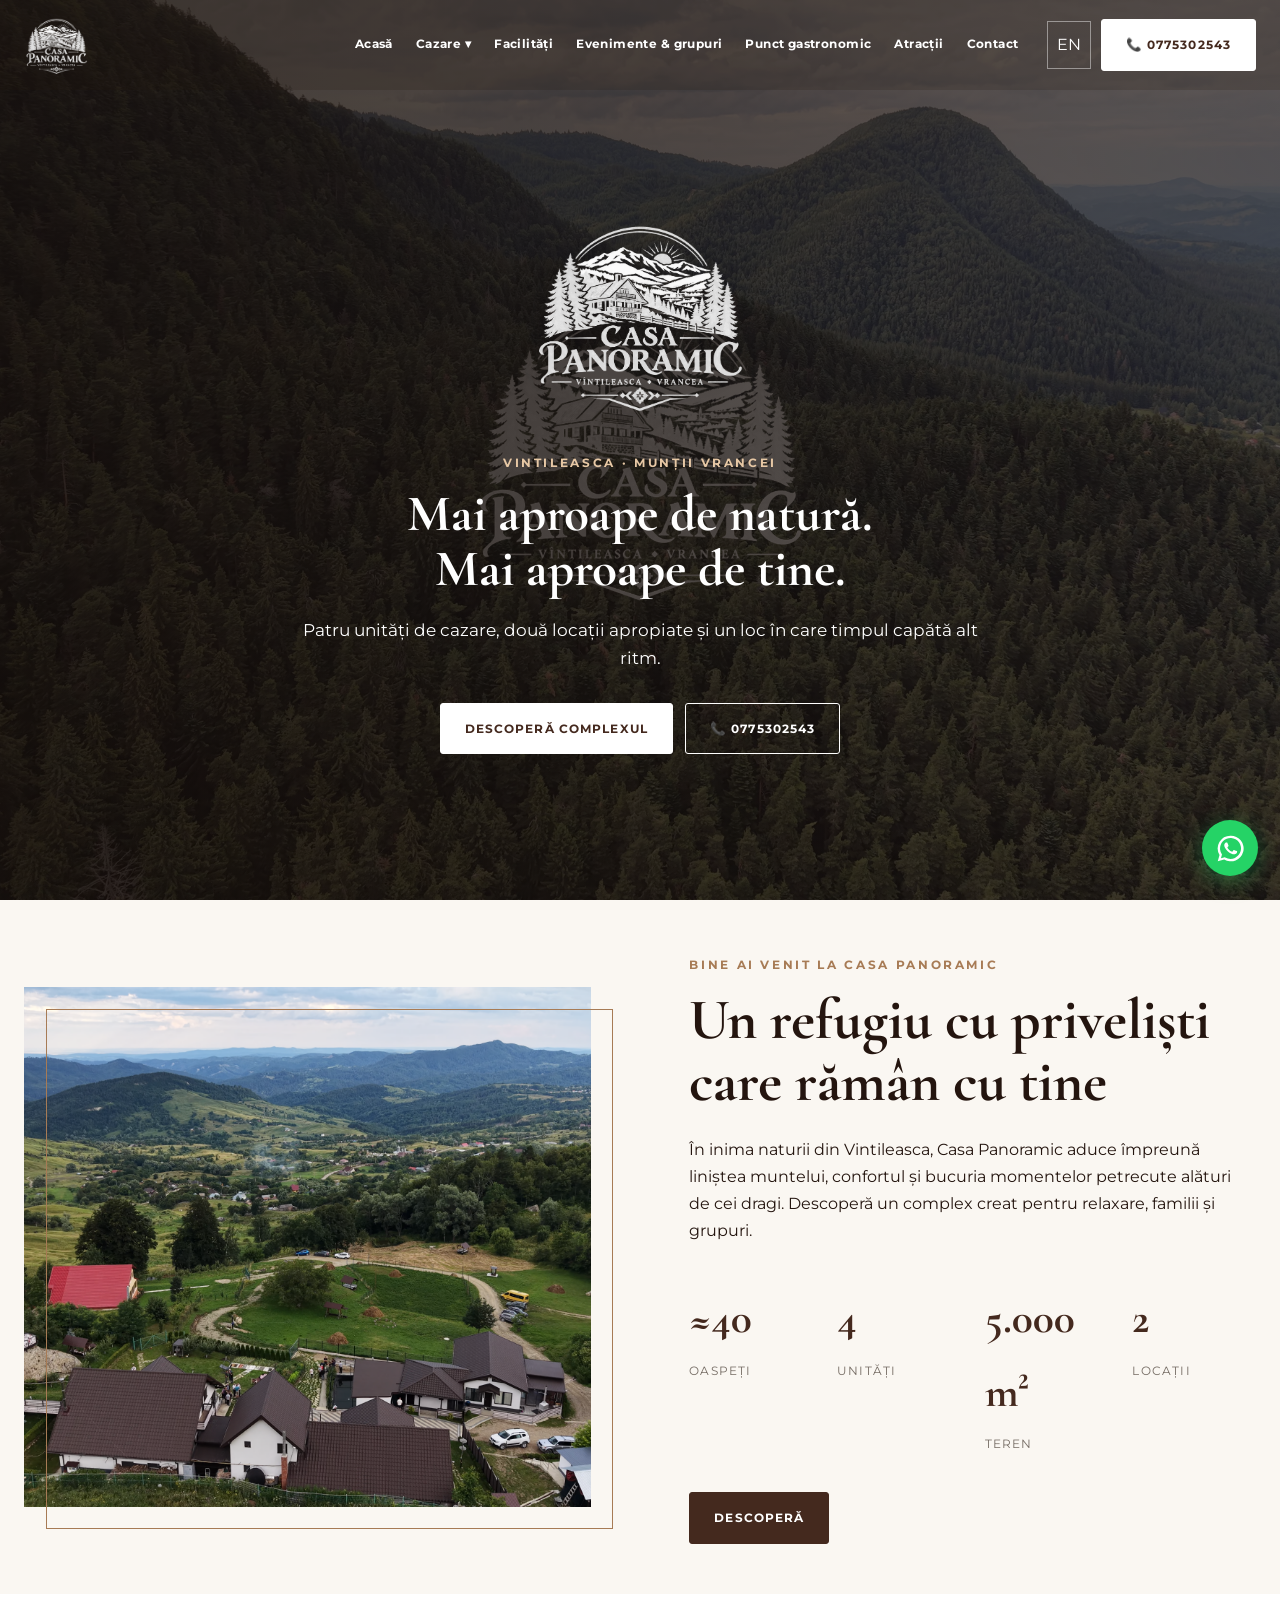
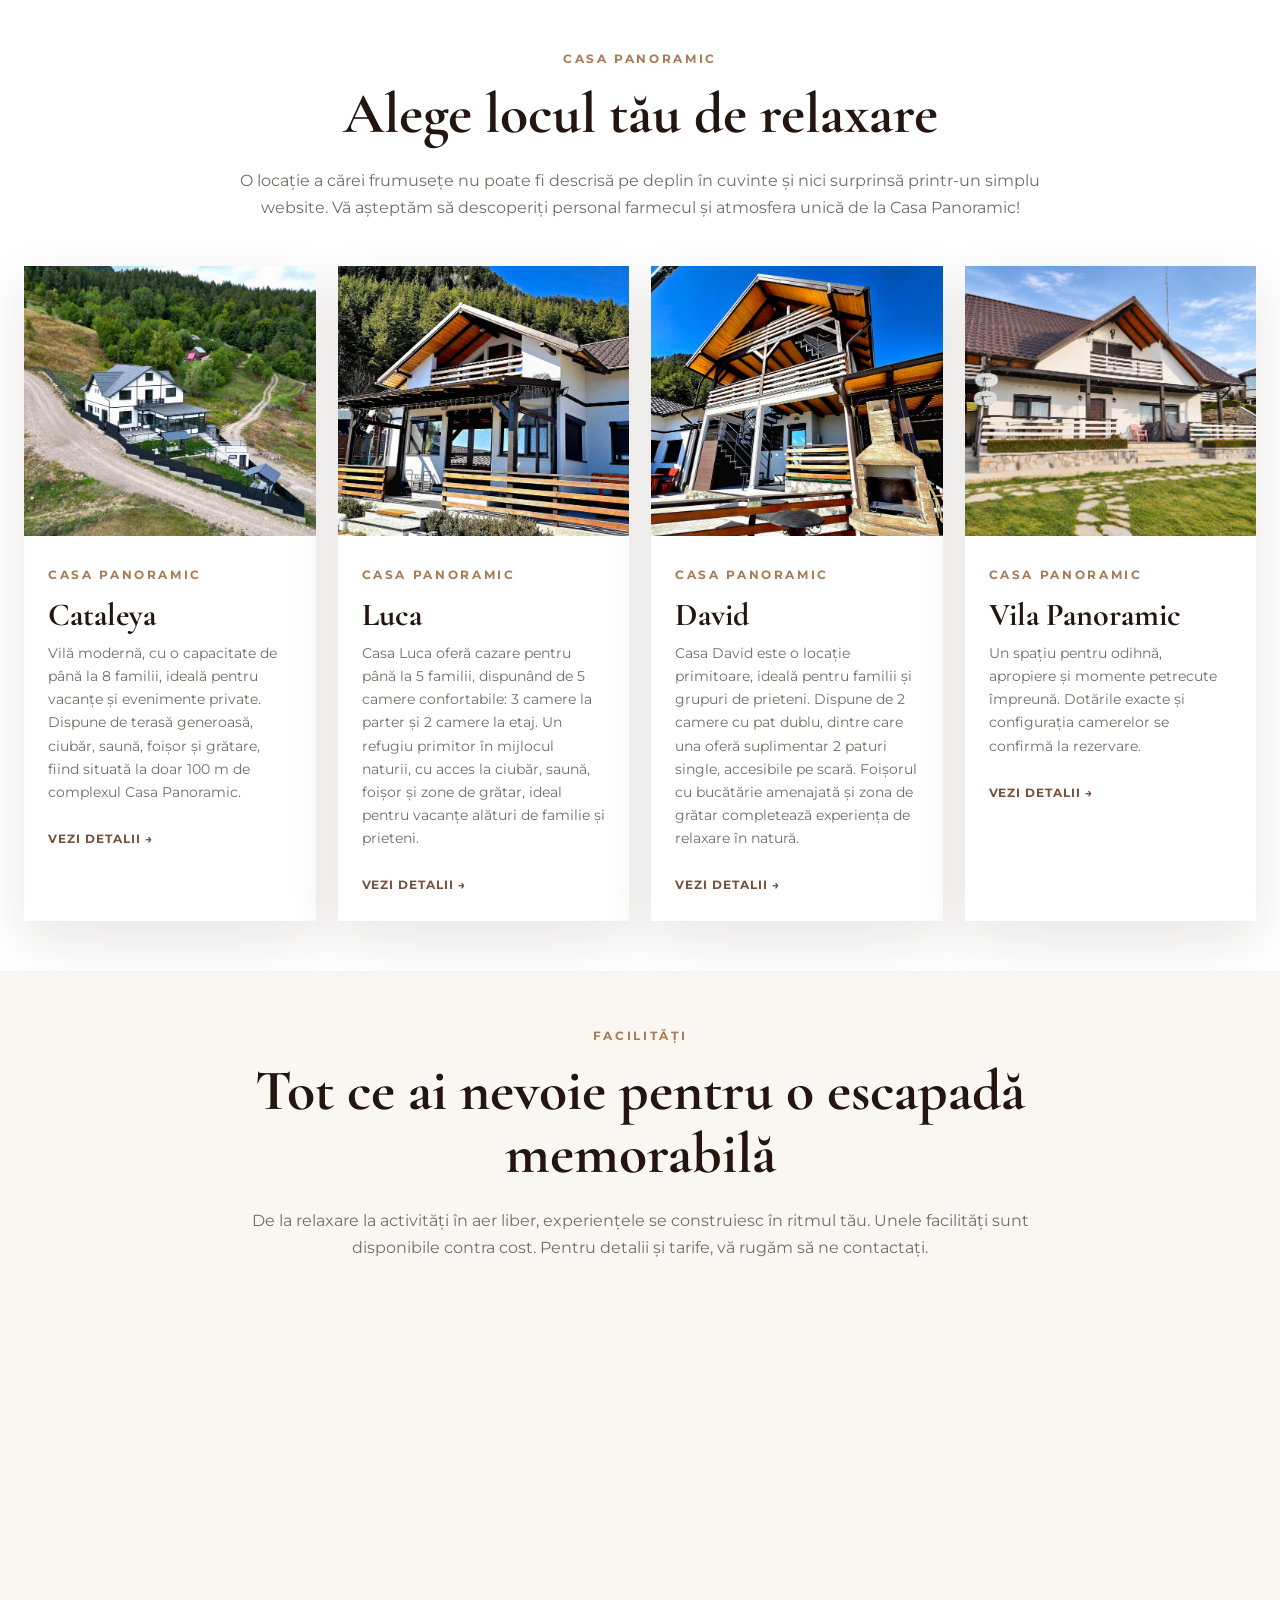
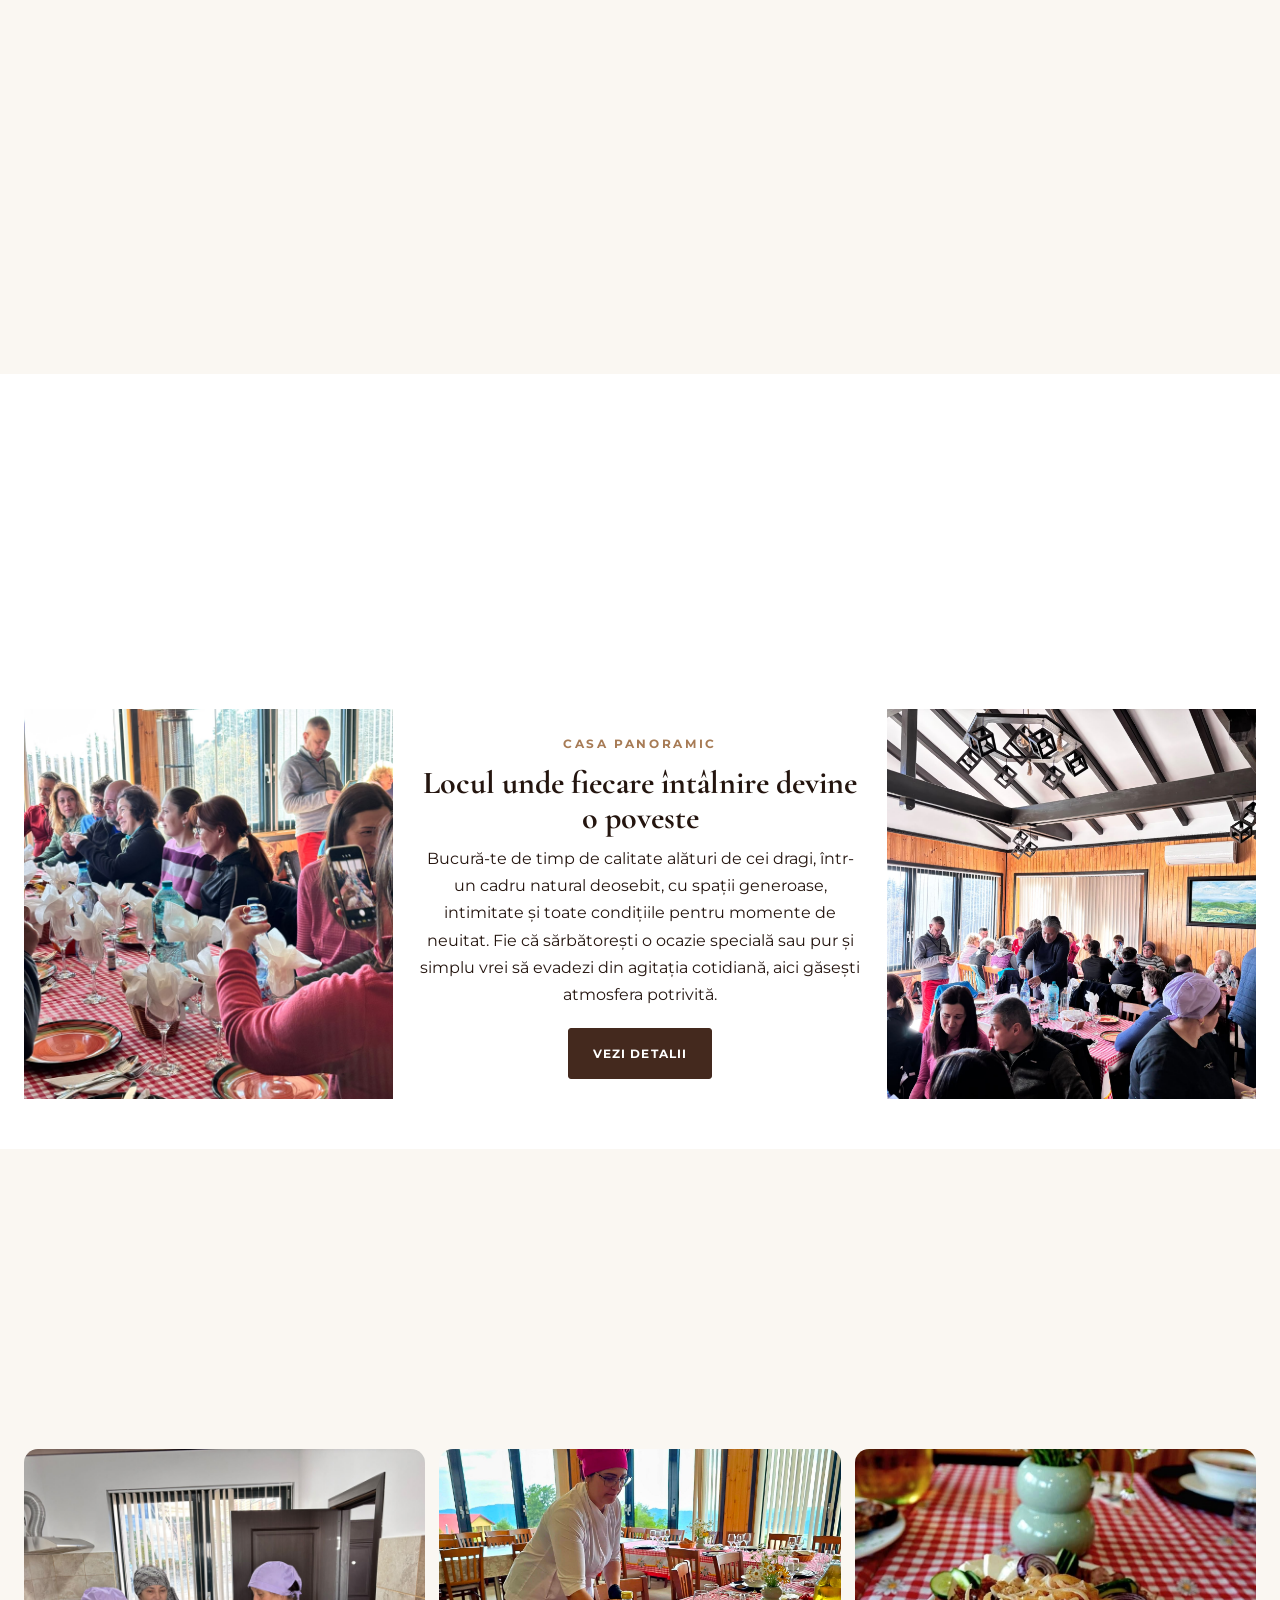
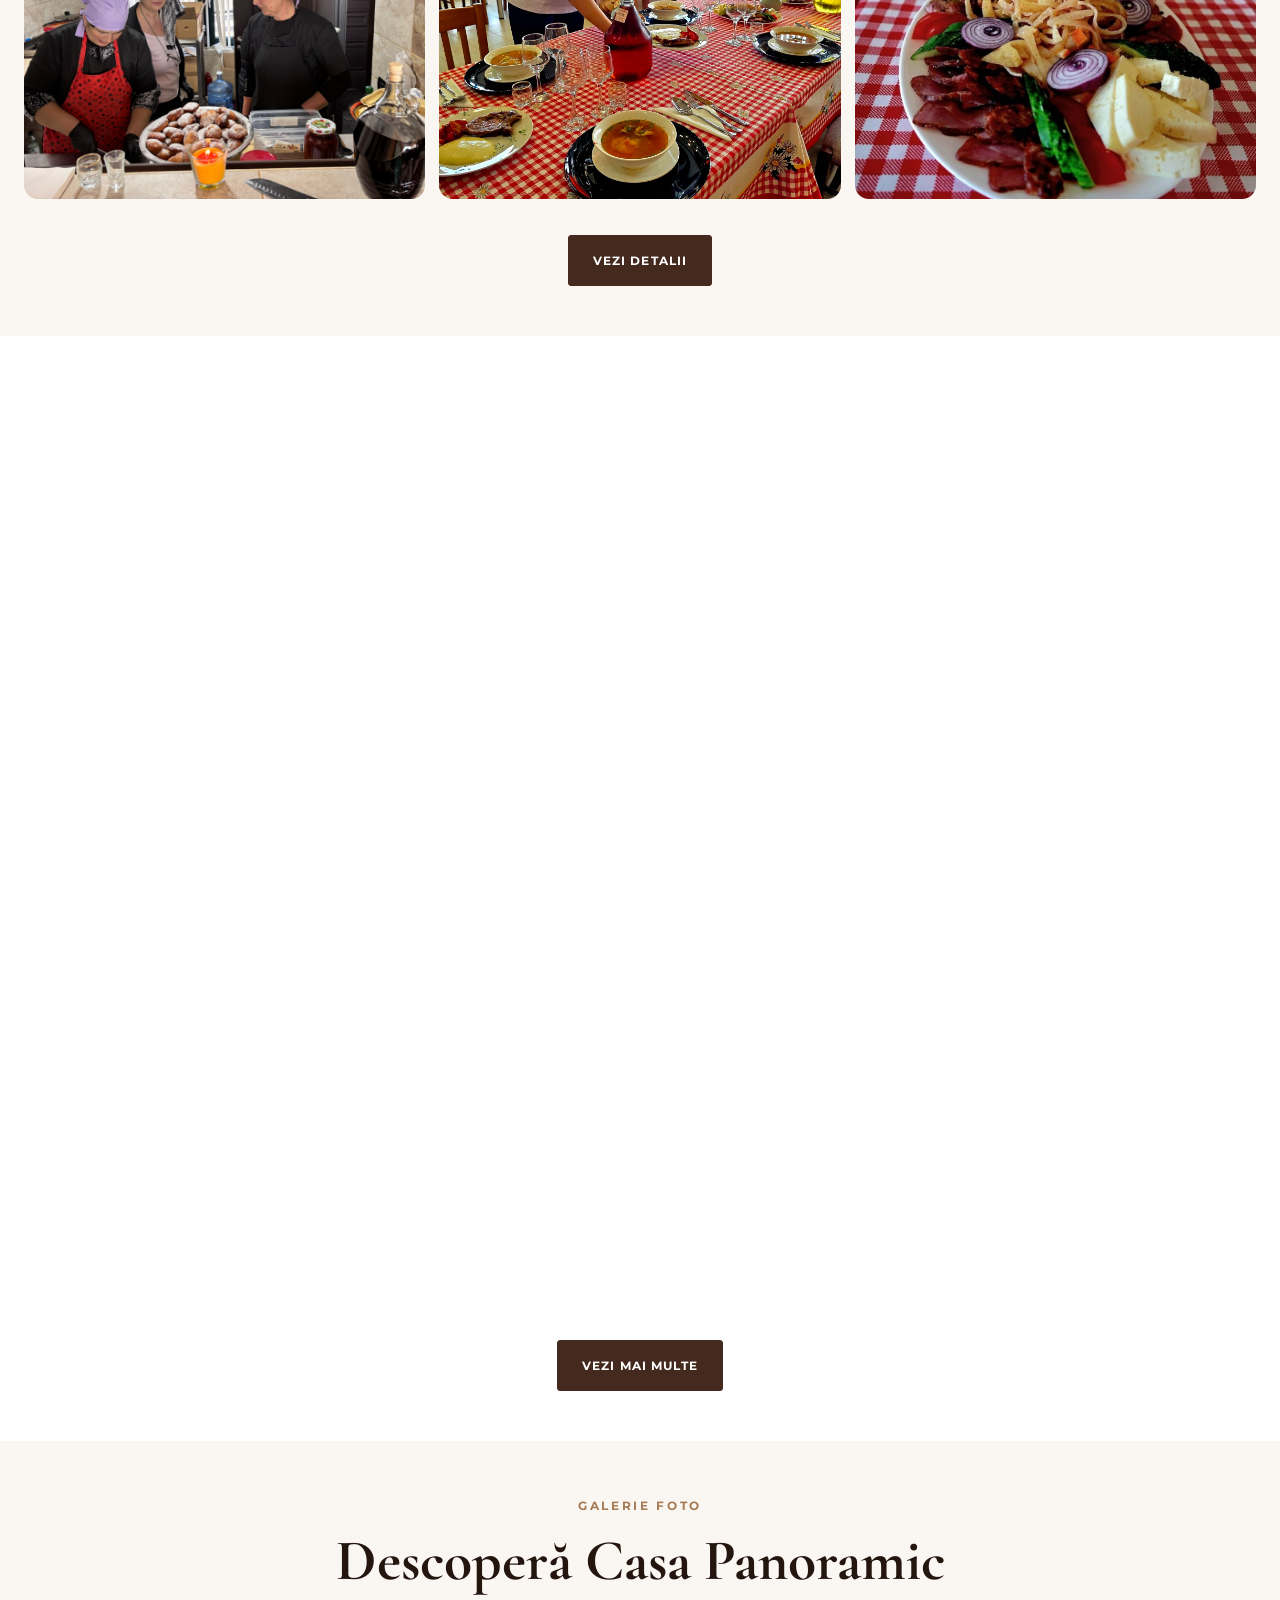
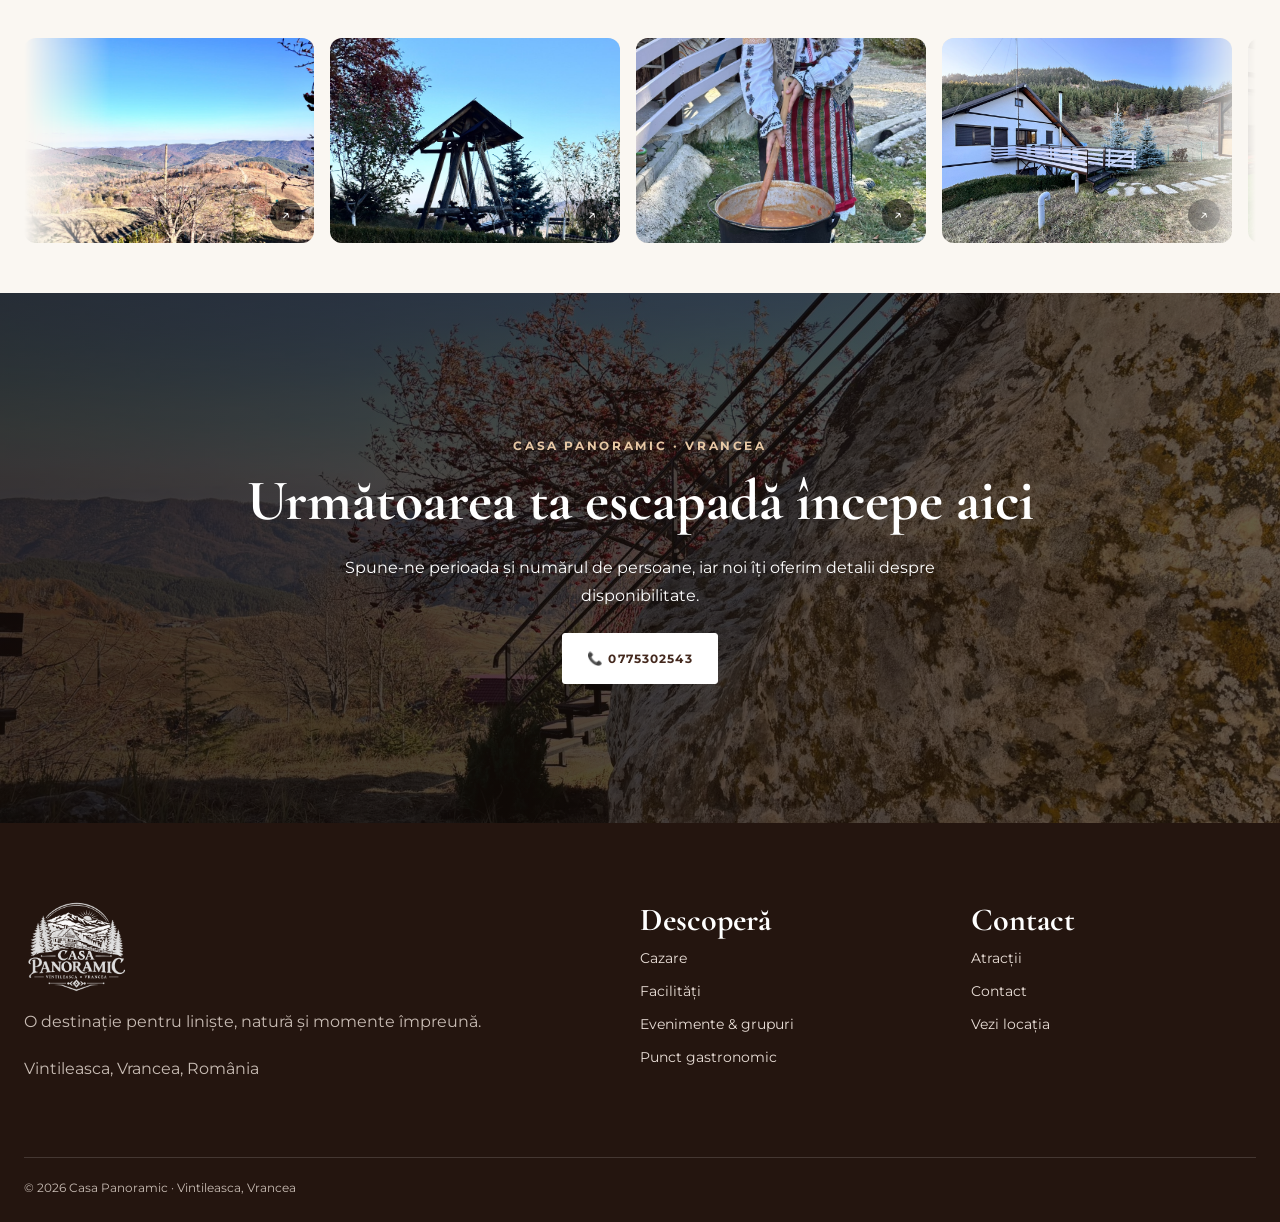
<file: index.html>
<!doctype html>
<html lang="ro">
<head>
  <meta charset="utf-8">
  <meta name="viewport" content="width=device-width, initial-scale=1">

  <!-- SEO PRINCIPAL -->
  <title>Casa Panoramic Vintileasca | Cazare în Vrancea, Vile și Case</title>

  <meta name="description" content="Descoperă Casa Panoramic Vintileasca, Vrancea: vile și case de vacanță în mijlocul naturii, ciubăr, saună, foișoare, evenimente și gastronomie locală.">

  <meta name="robots" content="index, follow, max-image-preview:large">

  <meta name="author" content="Casa Panoramic Vintileasca">

  <link rel="canonical" href="https://casapanoramic.ro/">

  <!-- OPEN GRAPH - FACEBOOK / WHATSAPP -->
  <meta property="og:type" content="website">
  <meta property="og:locale" content="ro_RO">
  <meta property="og:site_name" content="Casa Panoramic Vintileasca">

  <meta property="og:title" content="Casa Panoramic Vintileasca | Cazare și Relaxare în Vrancea">

  <meta property="og:description" content="Bucură-te de natură, liniște și confort la Casa Panoramic Vintileasca. Vile și case de vacanță, ciubăr, saună, evenimente și experiențe autentice.">

  <meta property="og:url" content="https://casapanoramic.ro/">

  <meta property="og:image" content="https://casapanoramic.ro/images/logo.png">
  <meta property="og:image:alt" content="Casa Panoramic Vintileasca">

  <!-- TWITTER / X -->
  <meta name="twitter:card" content="summary_large_image">

  <meta name="twitter:title" content="Casa Panoramic Vintileasca | Cazare în Vrancea">

  <meta name="twitter:description" content="Vile și case de vacanță în Vintileasca, Vrancea. Natură, relaxare, ciubăr, saună și experiențe autentice.">

  <meta name="twitter:image" content="https://casapanoramic.ro/images/logo.png">

  <!-- TEMA -->
  <meta name="theme-color" content="#44291e">

  <!-- FONTURI -->
  <link rel="preconnect" href="https://fonts.googleapis.com">
  <link rel="preconnect" href="https://fonts.gstatic.com" crossorigin>

  <link href="https://fonts.googleapis.com/css2?family=Cormorant+Garamond:wght@400;500;600;700&family=Montserrat:wght@400;500;600;700&display=swap" rel="stylesheet">

  <!-- CSS -->
  <link rel="stylesheet" href="style.css">

  <!-- SCHEMA.ORG -->
  <script type="application/ld+json">
  {
    "@context": "https://schema.org",
    "@type": "LodgingBusiness",
    "@id": "https://casapanoramic.ro/#lodging",
    "name": "Casa Panoramic Vintileasca",
    "url": "https://casapanoramic.ro/",
    "description": "Complex de cazare în Vintileasca, Vrancea, cu vile și case de vacanță, facilități de relaxare, evenimente și experiențe gastronomice locale.",
    "image": "https://casapanoramic.ro/images/logo.png",
    "address": {
      "@type": "PostalAddress",
      "addressLocality": "Vintileasca",
      "addressRegion": "Vrancea",
      "addressCountry": "RO"
    },
    "amenityFeature": [
      {
        "@type": "LocationFeatureSpecification",
        "name": "Ciubăr"
      },
      {
        "@type": "LocationFeatureSpecification",
        "name": "Saună"
      },
      {
        "@type": "LocationFeatureSpecification",
        "name": "Foișor"
      },
      {
        "@type": "LocationFeatureSpecification",
        "name": "Grătar"
      }
    ]
  }
  </script>

</head>

<body>

  <div id="app"></div>

  <script src="config.js"></script>
  <script src="site.js"></script>

</body>
</html>
</file>
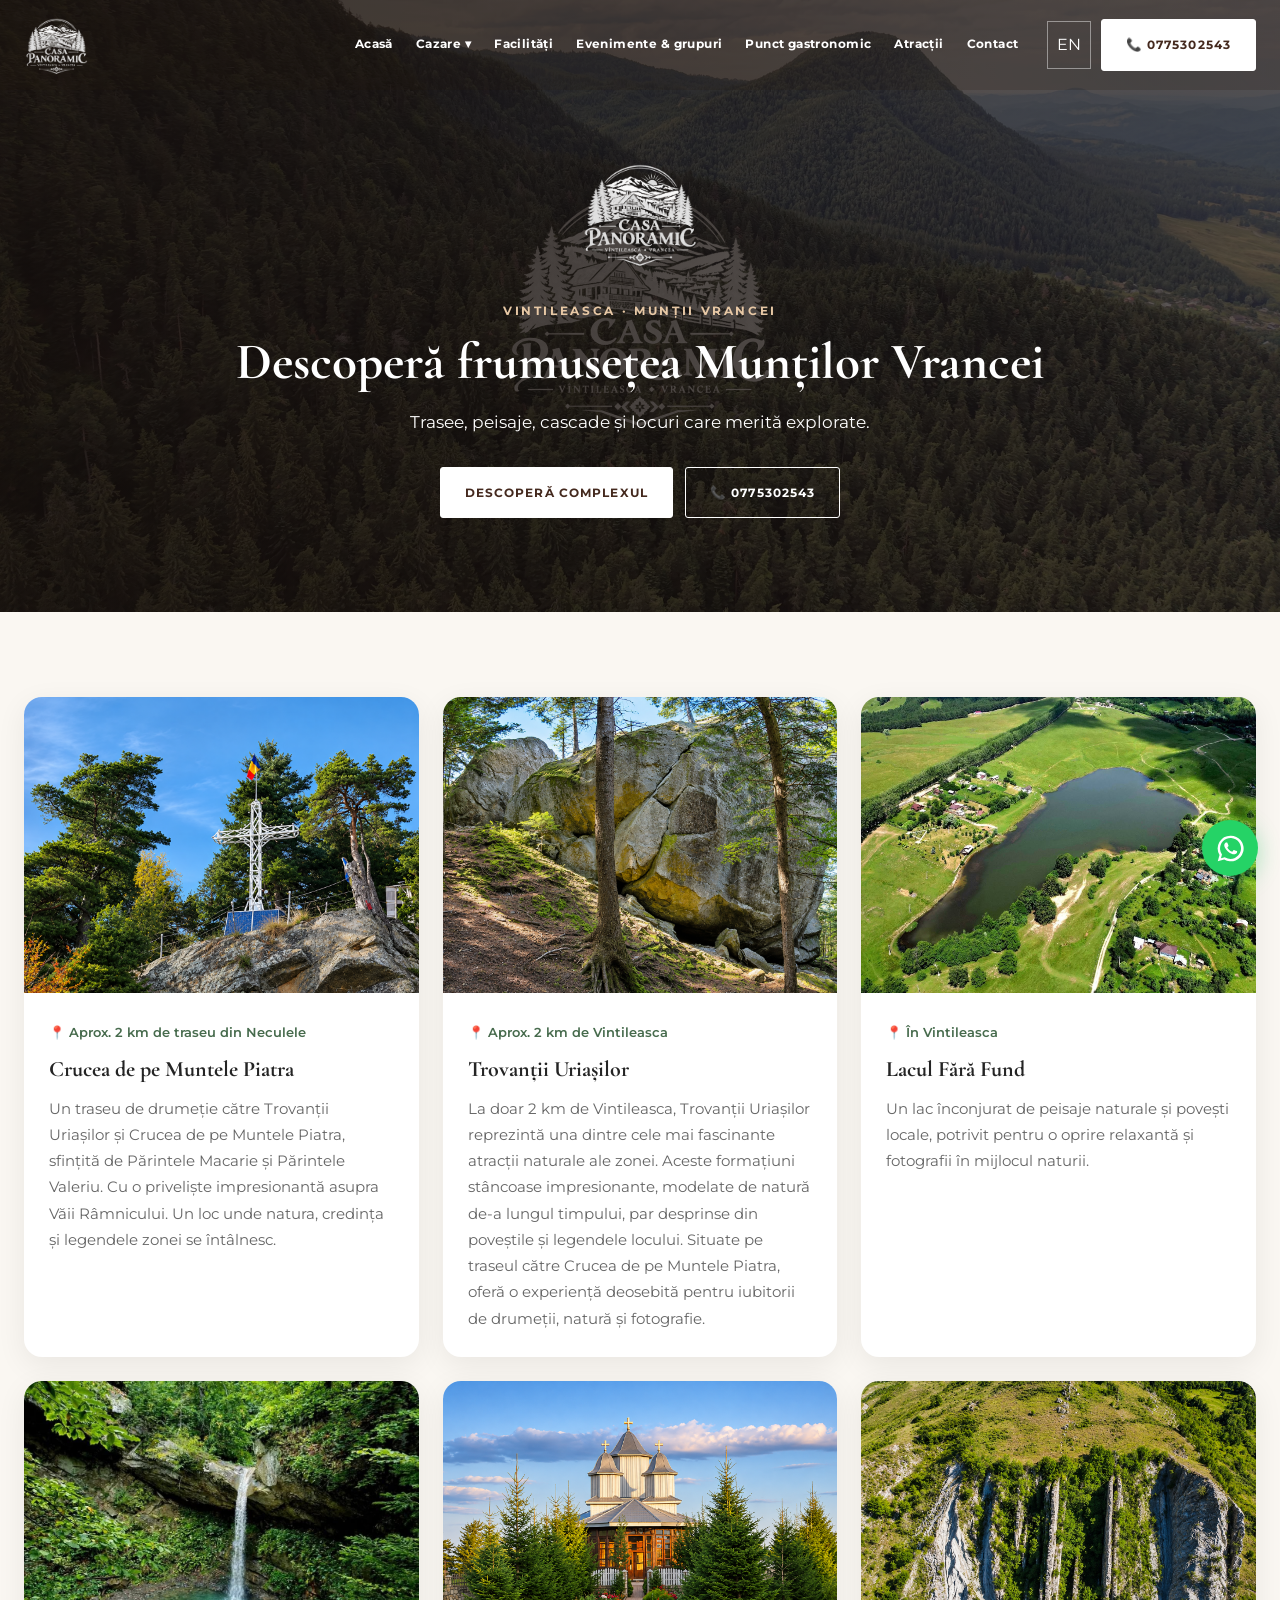
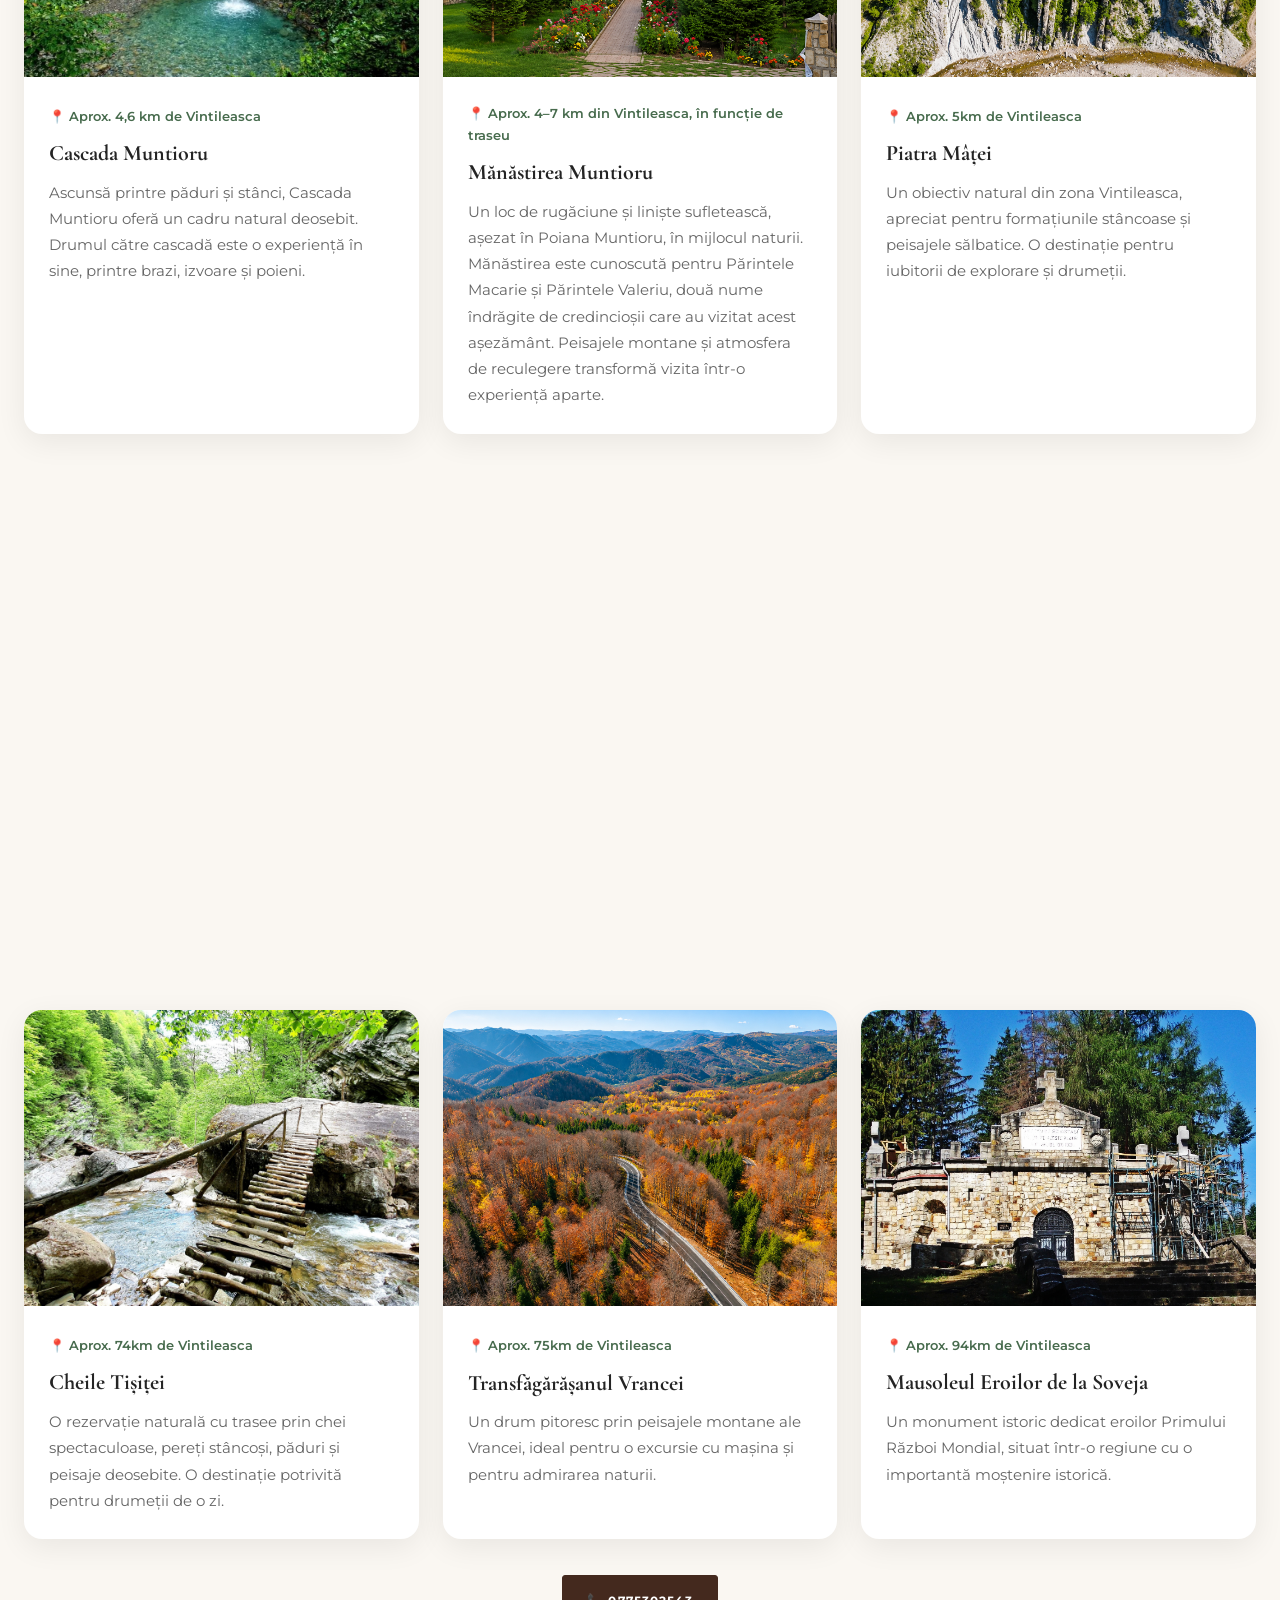
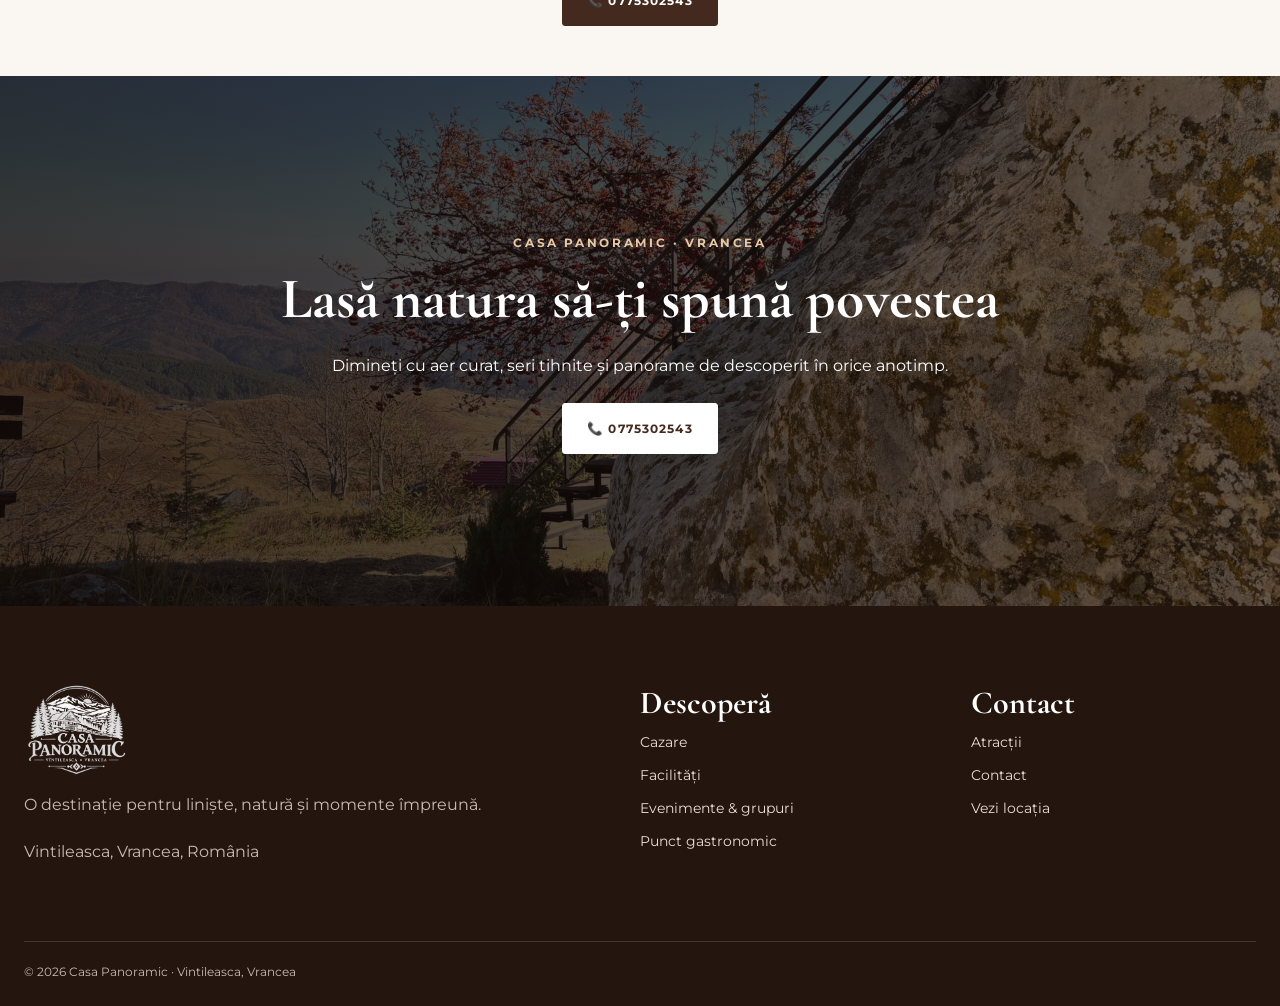
<file: atractii.html>
<!doctype html>
<html lang="ro">
<head>
  <meta charset="utf-8">
  <meta name="viewport" content="width=device-width, initial-scale=1">

  <!-- SEO PRINCIPAL -->
  <title>Atracții Turistice Vintileasca și Vrancea | Casa Panoramic</title>

  <meta name="description" content="Descoperă atracțiile turistice din Vintileasca, Vrancea: Cascada Muntioru, Trovanții Uriașilor, Mănăstirea Muntioru, trasee montane și peisaje spectaculoase.">

  <meta name="robots" content="index, follow, max-image-preview:large">

  <link rel="canonical" href="https://casapanoramic.ro/atractii.html">

  <!-- OPEN GRAPH - FACEBOOK / WHATSAPP -->
  <meta property="og:type" content="website">
  <meta property="og:locale" content="ro_RO">
  <meta property="og:site_name" content="Casa Panoramic Vintileasca">

  <meta property="og:title" content="Atracții Turistice în Vintileasca și Vrancea | Casa Panoramic">

  <meta property="og:description" content="Explorează frumusețile naturale din Vintileasca: cascade, trasee montane, mănăstiri și locuri deosebite de vizitat în Vrancea.">

  <meta property="og:url" content="https://casapanoramic.ro/atractii.html">

  <meta property="og:image" content="https://casapanoramic.ro/images/logo.png">
  <meta property="og:image:alt" content="Atracții turistice în Vintileasca, Vrancea">

  <!-- TWITTER / X -->
  <meta name="twitter:card" content="summary_large_image">

  <meta name="twitter:title" content="Atracții Turistice Vintileasca | Casa Panoramic">

  <meta name="twitter:description" content="Descoperă Cascada Muntioru, Trovanții Uriașilor, traseele montane și atracțiile naturale din Vintileasca, Vrancea.">

  <meta name="twitter:image" content="https://casapanoramic.ro/images/logo.png">

  <!-- SCHEMA.ORG - PAGINA DE ATRACTII -->
  <script type="application/ld+json">
  {
    "@context": "https://schema.org",
    "@type": "CollectionPage",
    "@id": "https://casapanoramic.ro/atractii.html#webpage",
    "name": "Atracții Turistice Vintileasca și Vrancea",
    "description": "Ghid al atracțiilor turistice din Vintileasca și împrejurimi, cu trasee montane, cascade, mănăstiri și obiective naturale.",
    "url": "https://casapanoramic.ro/atractii.html",
    "inLanguage": "ro-RO",
    "isPartOf": {
      "@type": "WebSite",
      "name": "Casa Panoramic Vintileasca",
      "url": "https://casapanoramic.ro/"
    },
    "about": {
      "@type": "Place",
      "name": "Vintileasca, Vrancea",
      "address": {
        "@type": "PostalAddress",
        "addressLocality": "Vintileasca",
        "addressRegion": "Vrancea",
        "addressCountry": "RO"
      }
    }
  }
  </script>

  <!-- DESIGN -->
  <meta name="theme-color" content="#44291e">

  <!-- FONTURI -->
  <link rel="preconnect" href="https://fonts.googleapis.com">
  <link rel="preconnect" href="https://fonts.gstatic.com" crossorigin>

  <link href="https://fonts.googleapis.com/css2?family=Cormorant+Garamond:wght@400;500;600;700&family=Montserrat:wght@400;500;600;700&display=swap" rel="stylesheet">

  <!-- CSS -->
  <link rel="stylesheet" href="style.css">

</head>

<body>

  <div id="app"></div>

  <script src="config.js"></script>
  <script src="site.js"></script>

</body>
</html>
</file>
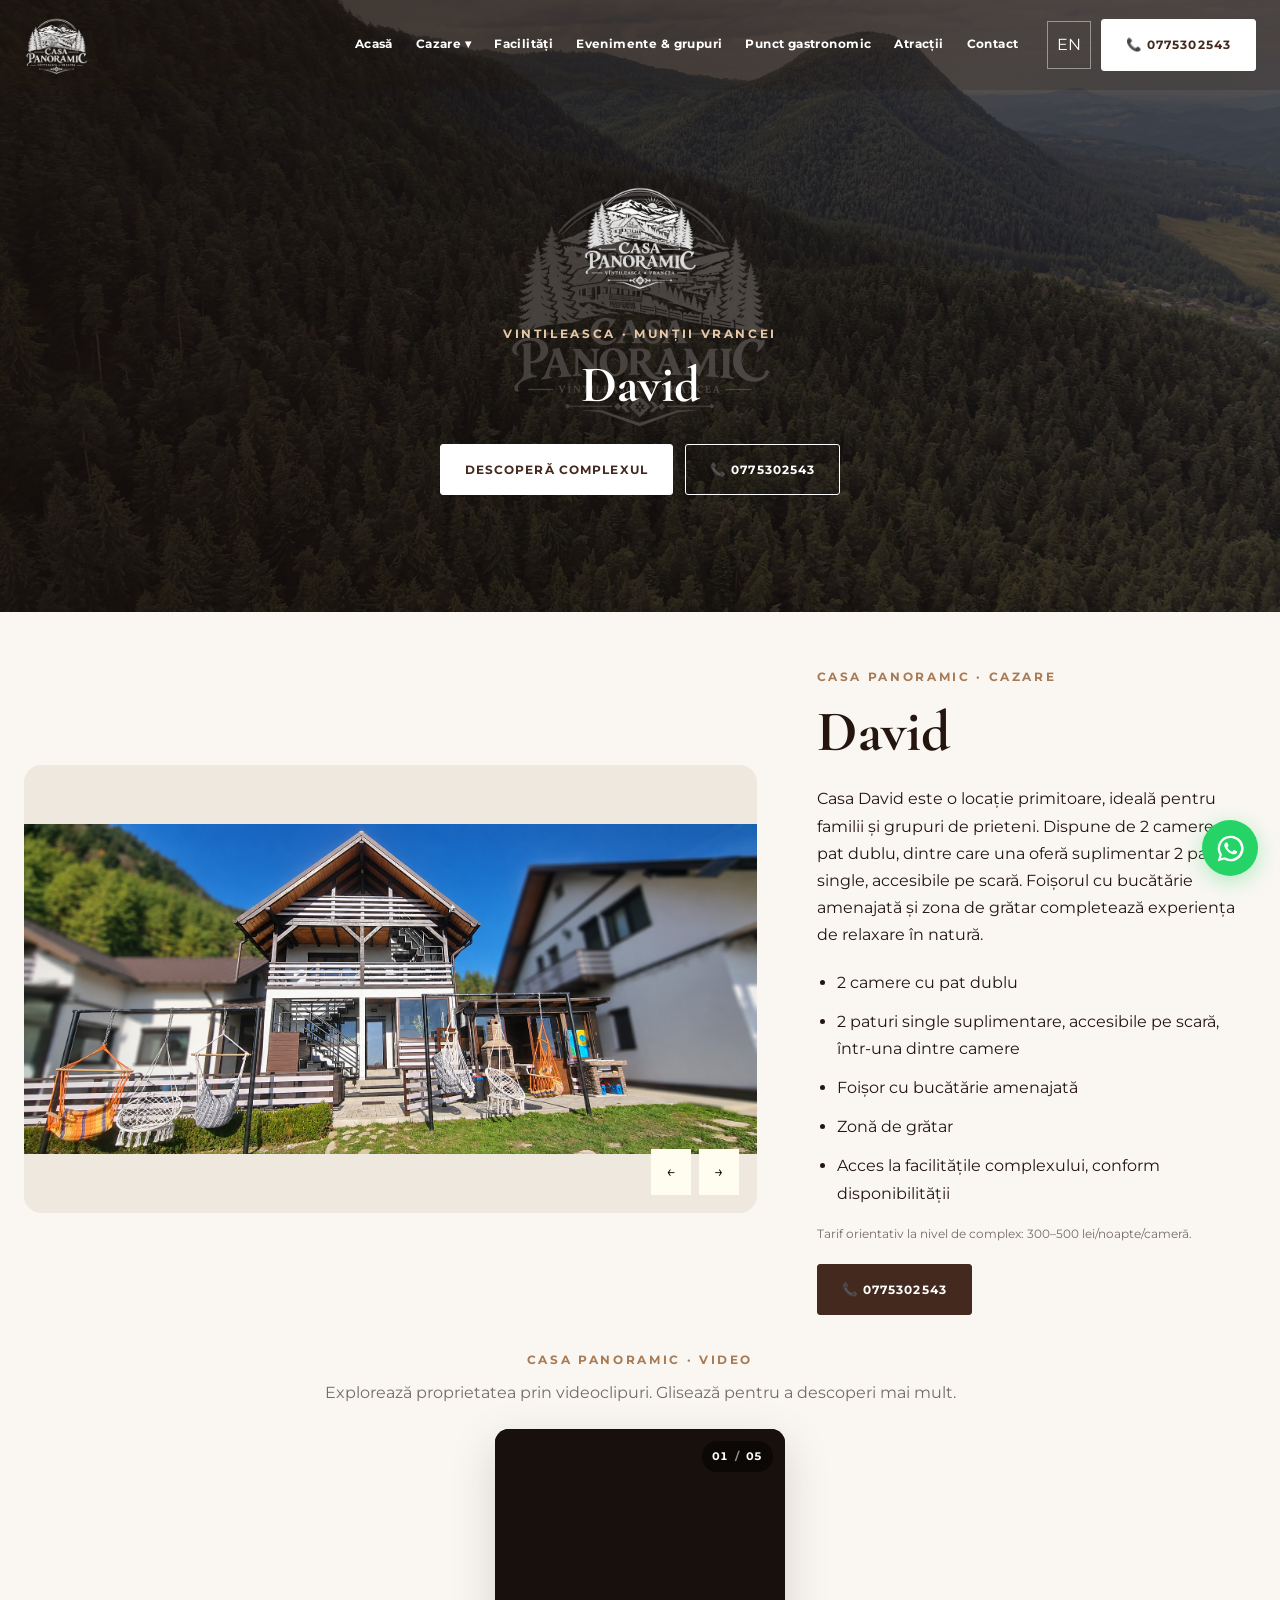
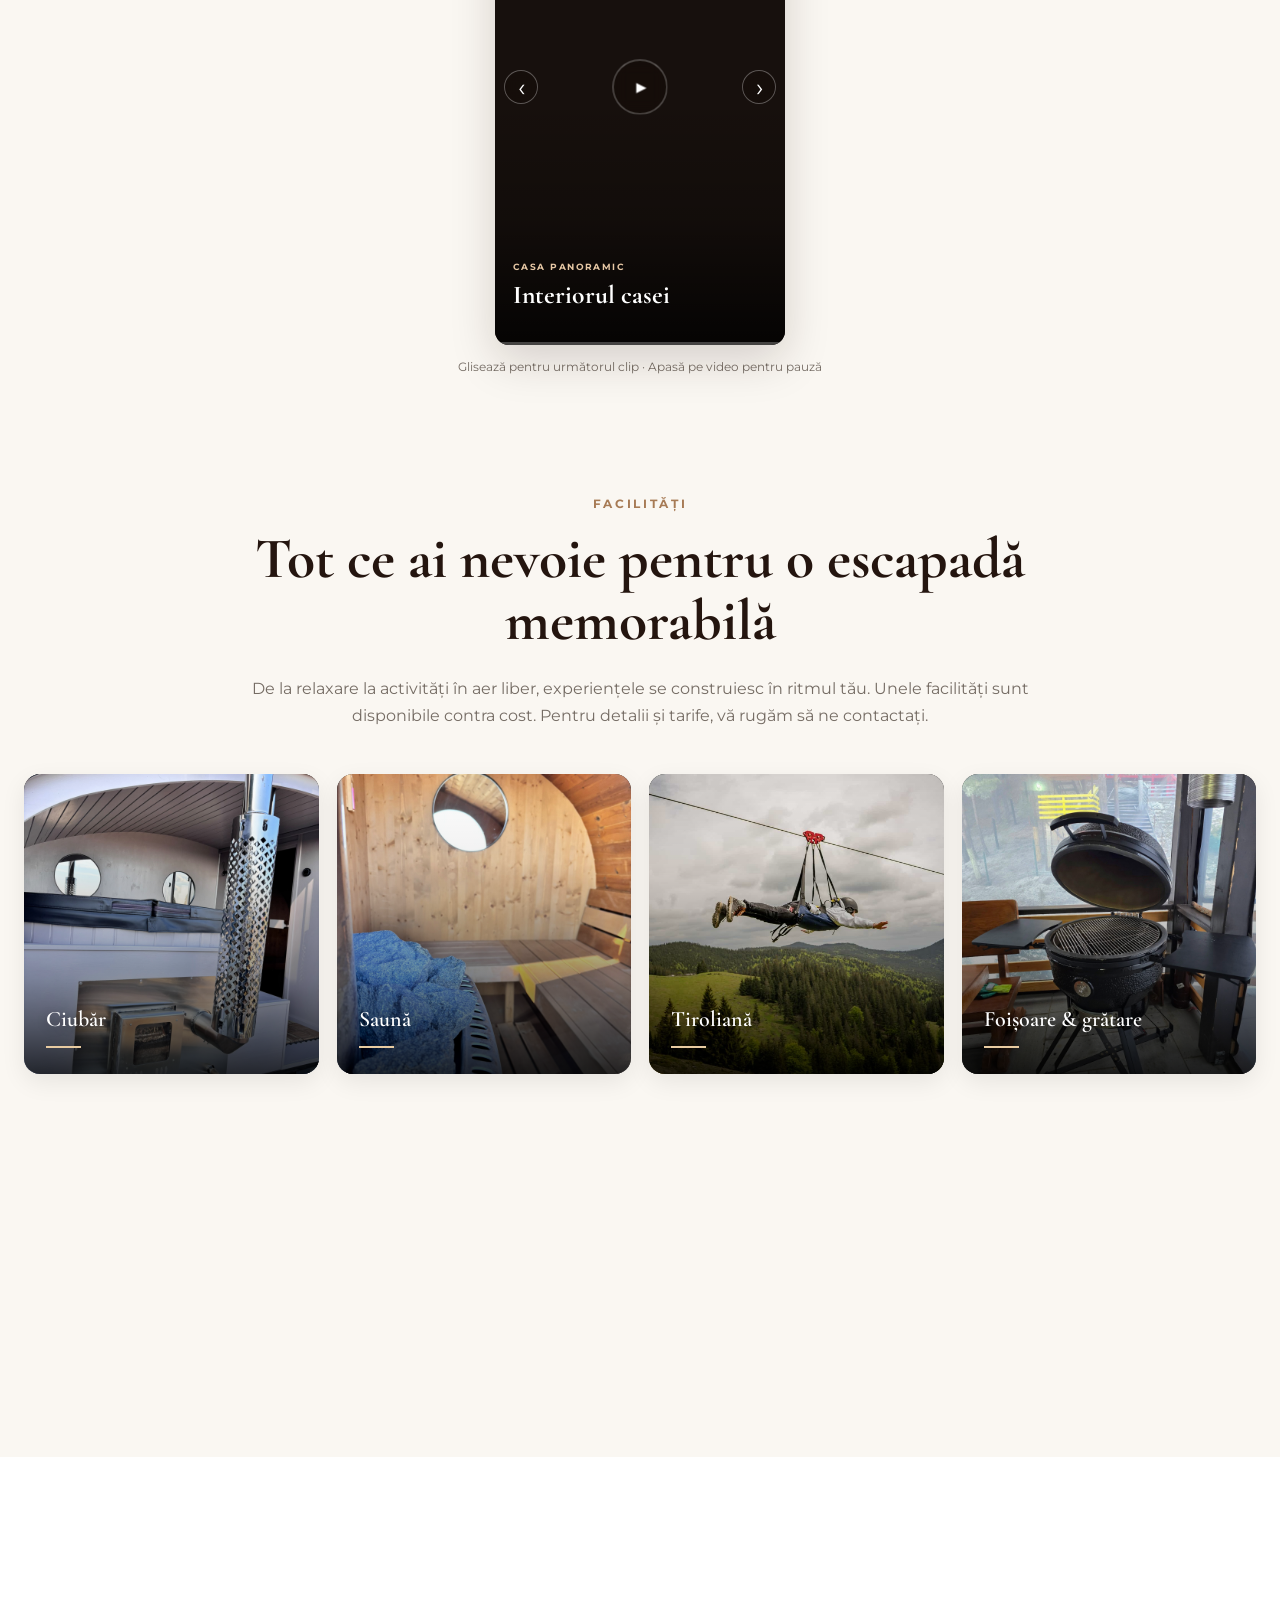
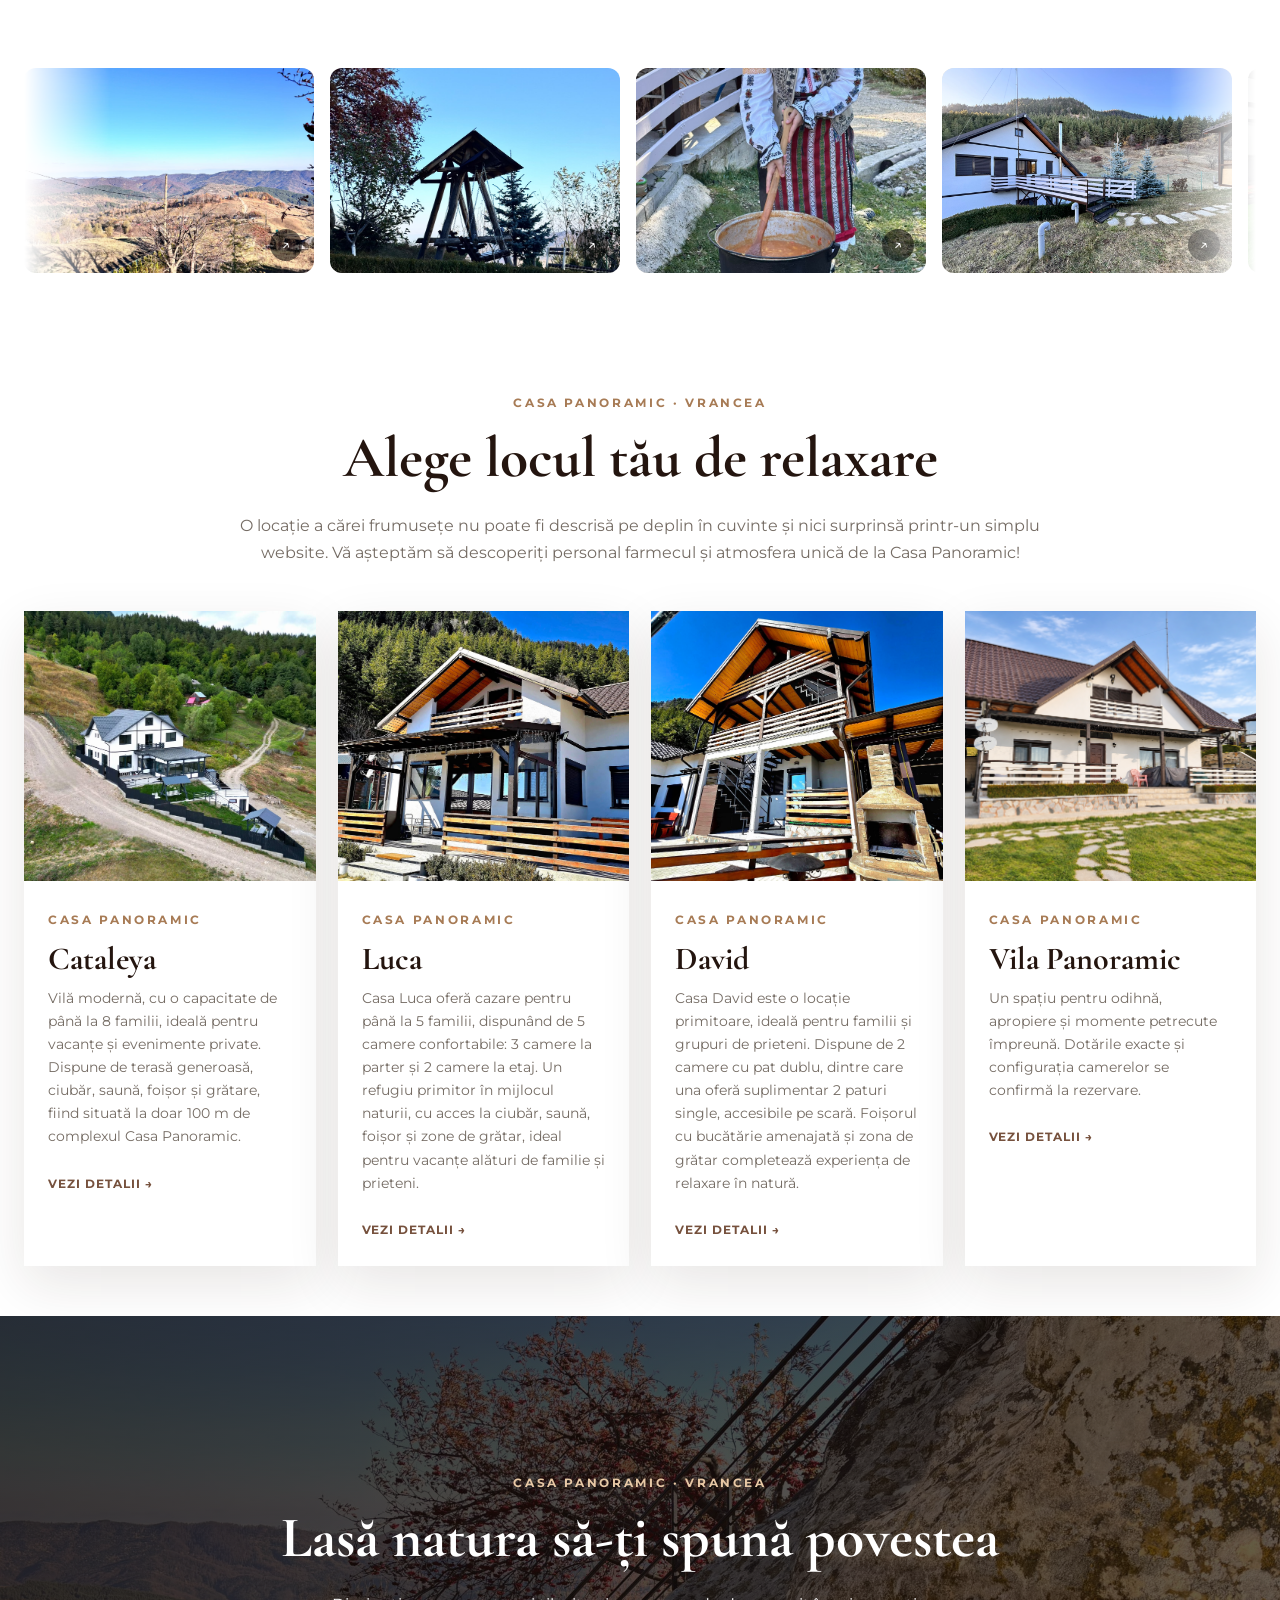
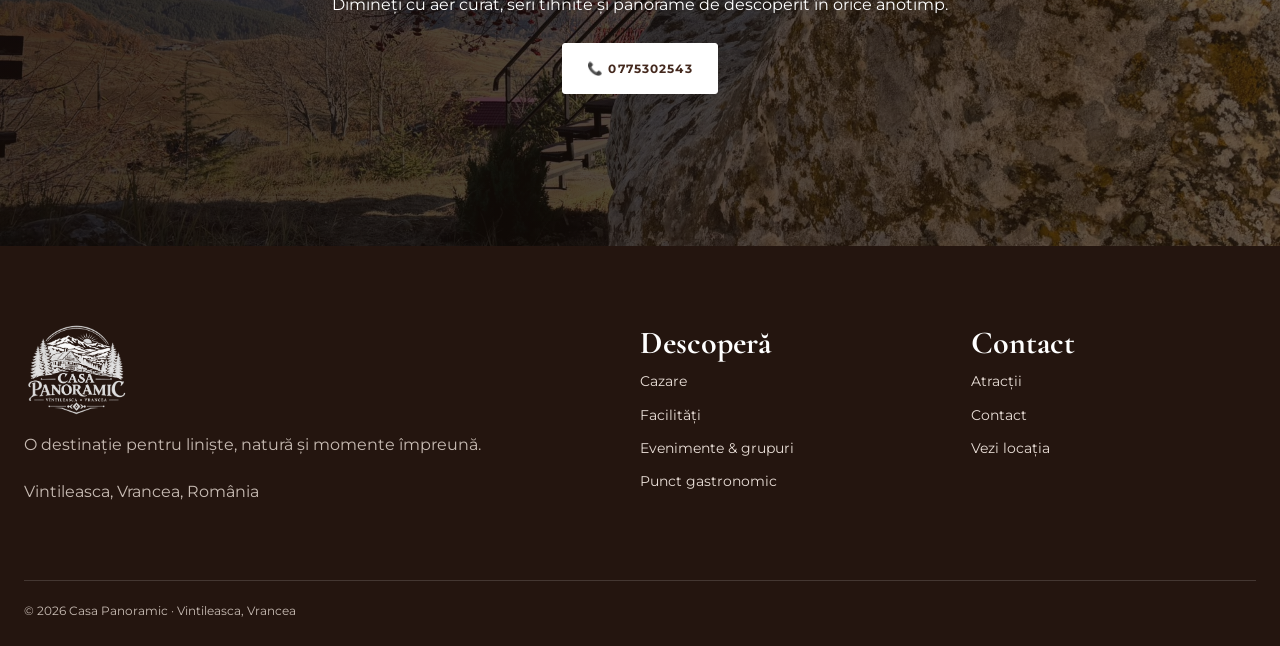
<file: casa-1.html>
<!doctype html>
<html lang="ro">
<head>
  <meta charset="utf-8">
  <meta name="viewport" content="width=device-width, initial-scale=1">

  <!-- SEO PRINCIPAL -->
  <title>Casa David | Cazare Vintileasca, Vrancea | Casa Panoramic</title>

  <meta name="description" content="Descoperă Casa David din complexul Casa Panoramic Vintileasca, Vrancea. Casă de vacanță în natură, cu foișor, bucătărie amenajată și zonă de grătar.">

  <meta name="robots" content="index, follow, max-image-preview:large">
  <meta name="author" content="Casa Panoramic Vintileasca">

  <link rel="canonical" href="https://casapanoramic.ro/casa-1.html">

  <!-- OPEN GRAPH - FACEBOOK / WHATSAPP -->
  <meta property="og:type" content="website">
  <meta property="og:locale" content="ro_RO">
  <meta property="og:site_name" content="Casa Panoramic Vintileasca">

  <meta property="og:title" content="Casa David | Casă de Vacanță în Vintileasca, Vrancea">

  <meta property="og:description" content="Relaxează-te la Casa David, parte din Casa Panoramic Vintileasca. Cazare în mijlocul naturii, foișor cu bucătărie, grătar și momente de neuitat.">

  <meta property="og:url" content="https://casapanoramic.ro/casa-david">

  <meta property="og:image" content="https://casapanoramic.ro/images/logo.png">
  <meta property="og:image:alt" content="Casa David - Casa Panoramic Vintileasca">

  <!-- TWITTER / X -->
  <meta name="twitter:card" content="summary_large_image">

  <meta name="twitter:title" content="Casa David | Cazare în Vintileasca, Vrancea">

  <meta name="twitter:description" content="Descoperă Casa David: cazare în natură, foișor cu bucătărie amenajată și zonă de grătar, la Casa Panoramic Vintileasca.">

  <meta name="twitter:image" content="https://casapanoramic.ro/images/logo.png">

  <!-- SCHEMA.ORG -->
  <script type="application/ld+json">
  {
    "@context": "https://schema.org",
    "@type": "WebPage",
    "@id": "https://casapanoramic.ro/casa-1.html#webpage",
    "name": "Casa David - Casa Panoramic Vintileasca",
    "url": "https://casapanoramic.ro/casa-1.html",
    "description": "Casa David este o casă de vacanță din complexul Casa Panoramic Vintileasca, Vrancea, cu foișor, bucătărie amenajată și zonă de grătar.",
    "inLanguage": "ro-RO",
    "isPartOf": {
      "@type": "WebSite",
      "name": "Casa Panoramic Vintileasca",
      "url": "https://casapanoramic.ro/"
    },
    "about": {
      "@type": "LodgingBusiness",
      "name": "Casa Panoramic Vintileasca",
      "url": "https://casapanoramic.ro/",
      "address": {
        "@type": "PostalAddress",
        "addressLocality": "Vintileasca",
        "addressRegion": "Vrancea",
        "addressCountry": "RO"
      }
    }
  }
  </script>

  <!-- DESIGN -->
  <meta name="theme-color" content="#44291e">

  <!-- FONTURI -->
  <link rel="preconnect" href="https://fonts.googleapis.com">
  <link rel="preconnect" href="https://fonts.gstatic.com" crossorigin>

  <link href="https://fonts.googleapis.com/css2?family=Cormorant+Garamond:wght@400;500;600;700&family=Montserrat:wght@400;500;600;700&display=swap" rel="stylesheet">

  <!-- CSS -->
  <link rel="stylesheet" href="style.css">
</head>

<body>
  <div id="app"></div>

  <script src="config.js"></script>
  <script src="site.js"></script>
</body>
</html>
</file>
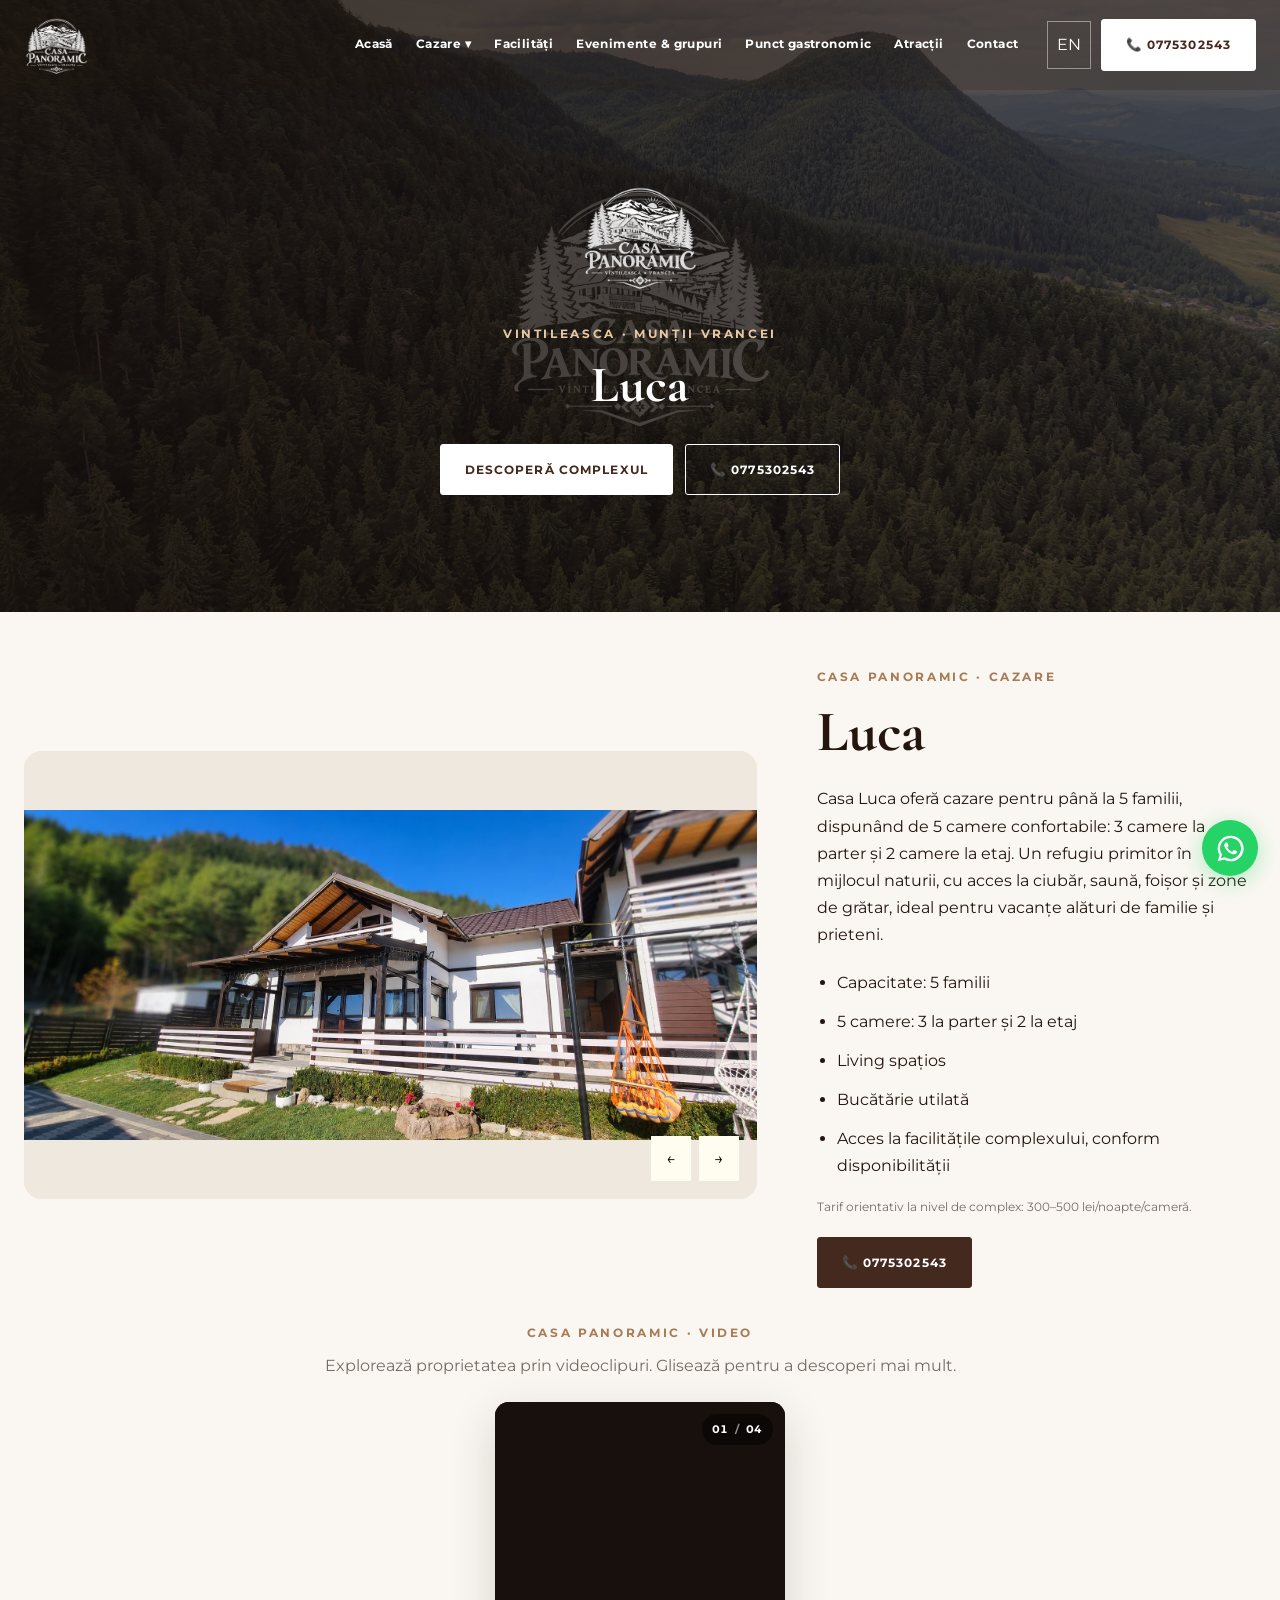
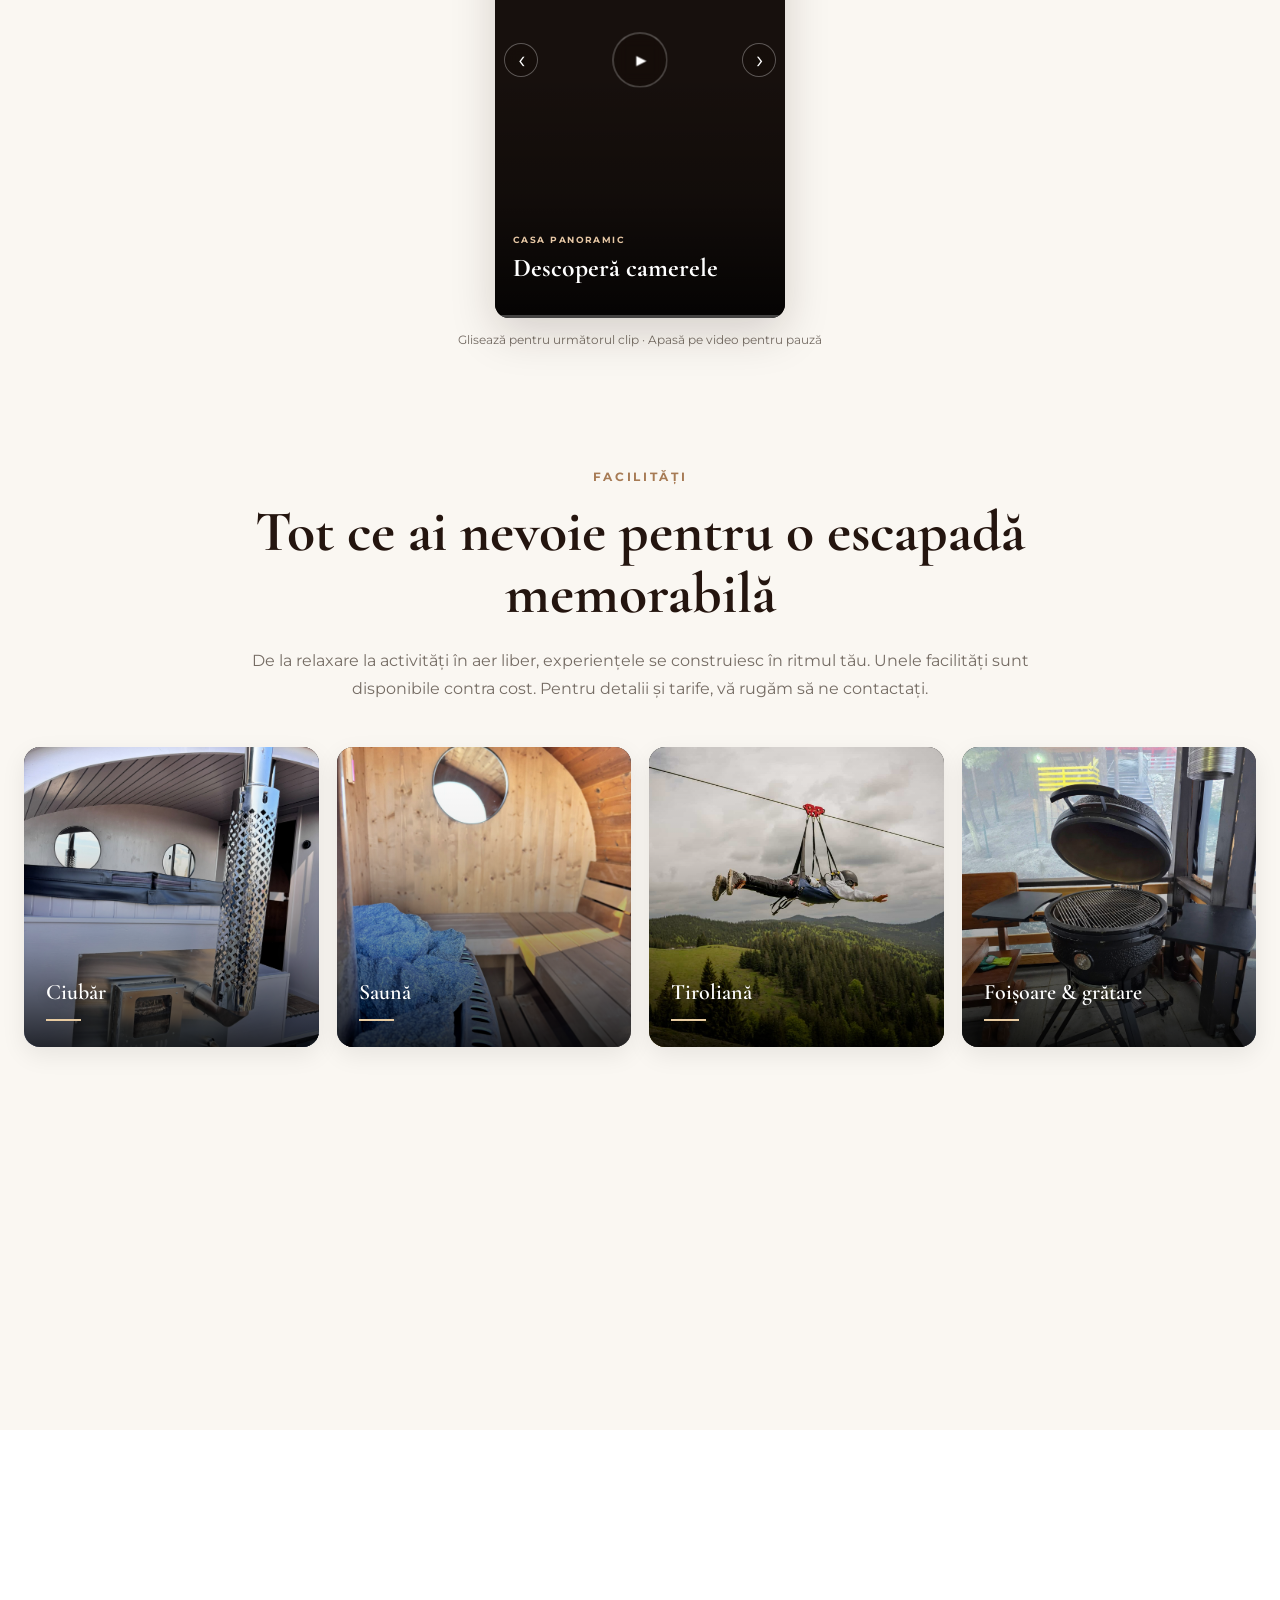
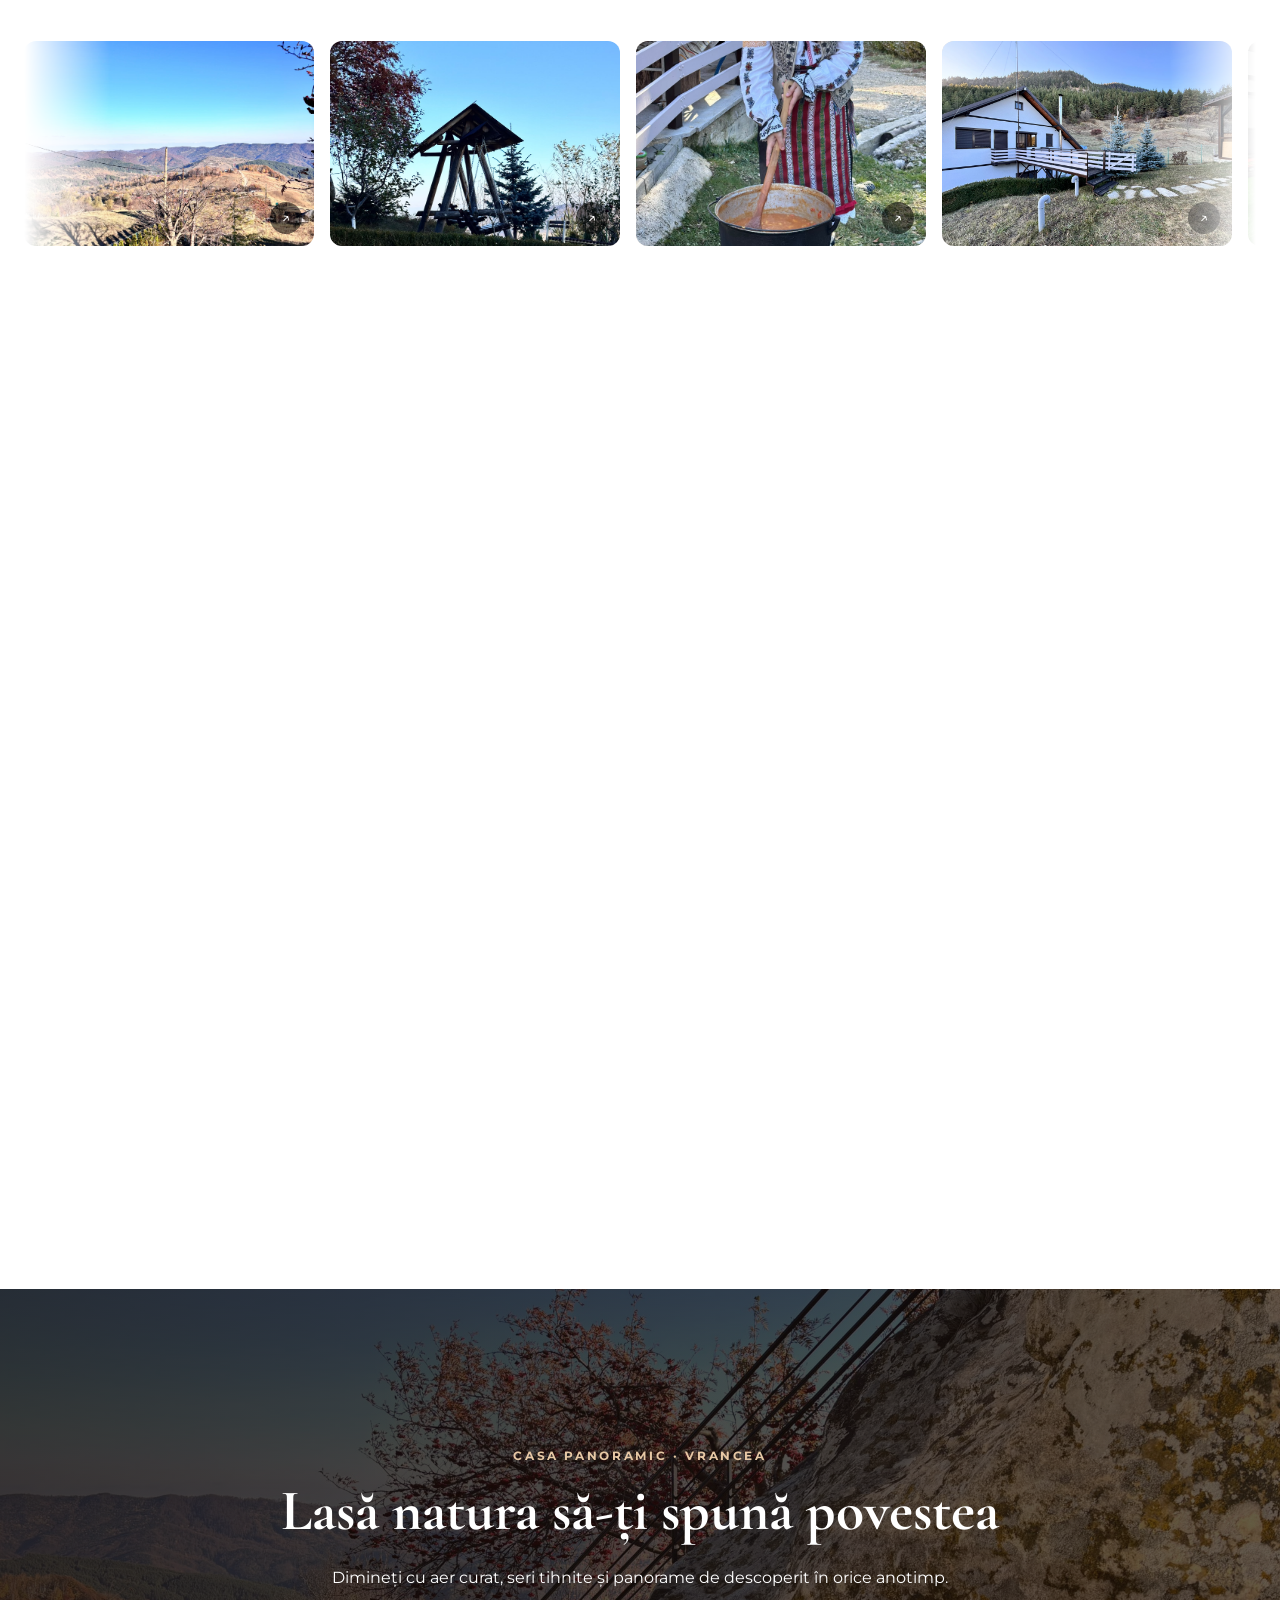
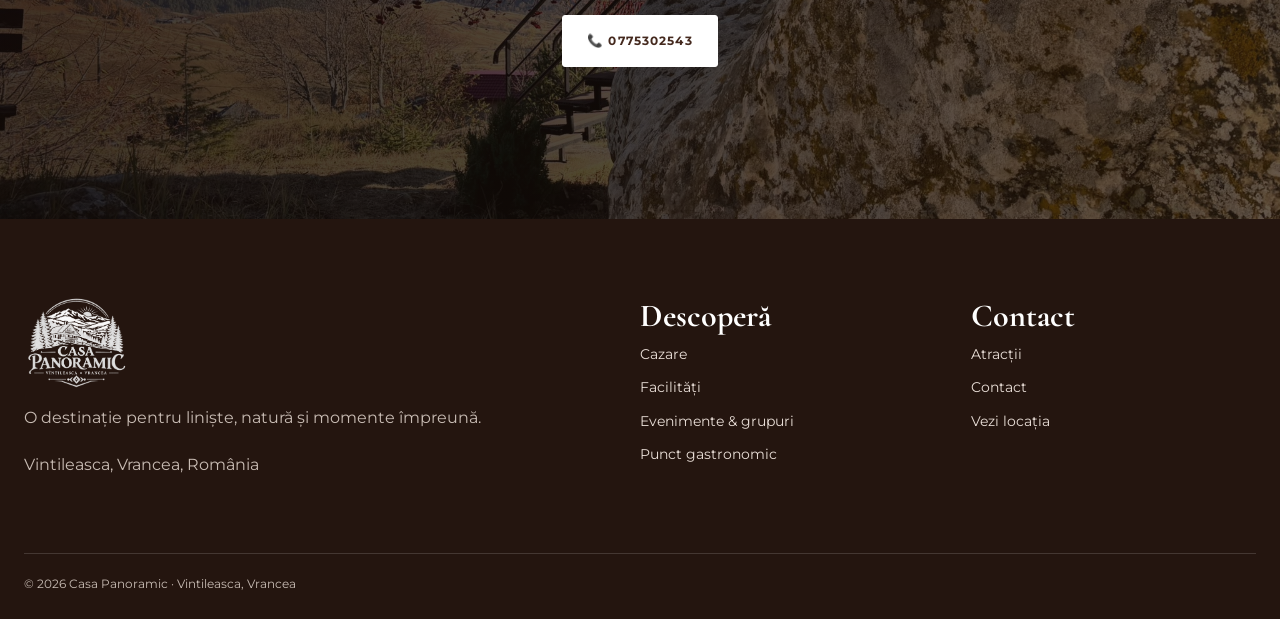
<file: casa-2.html>
<!doctype html>
<html lang="ro">
<head>
  <meta charset="utf-8">
  <meta name="viewport" content="width=device-width, initial-scale=1">

  <!-- SEO PRINCIPAL -->
  <title>Casa Luca | Cazare Vintileasca, Vrancea | Casa Panoramic</title>

  <meta name="description" content="Descoperă Casa Luca din complexul Casa Panoramic Vintileasca, Vrancea. Cazare în natură, ciubăr, saună, foișor și zonă de grătar pentru o vacanță relaxantă.">

  <meta name="robots" content="index, follow, max-image-preview:large">
  <meta name="author" content="Casa Panoramic Vintileasca">

  <link rel="canonical" href="https://casapanoramic.ro/casa-2.html">

  <!-- OPEN GRAPH - FACEBOOK / WHATSAPP -->
  <meta property="og:type" content="website">
  <meta property="og:locale" content="ro_RO">
  <meta property="og:site_name" content="Casa Panoramic Vintileasca">

  <meta property="og:title" content="Casa Luca | Casă de Vacanță în Vintileasca, Vrancea">

  <meta property="og:description" content="Bucură-te de relaxare la Casa Luca, parte din Casa Panoramic Vintileasca. Natură, ciubăr, saună, foișor și grătar într-un cadru liniștit.">

  <meta property="og:url" content="https://casapanoramic.ro/casa-luca">

  <meta property="og:image" content="https://casapanoramic.ro/images/logo.png">
  <meta property="og:image:alt" content="Casa Luca - Casa Panoramic Vintileasca">

  <!-- TWITTER / X -->
  <meta name="twitter:card" content="summary_large_image">

  <meta name="twitter:title" content="Casa Luca | Cazare în Vintileasca, Vrancea">

  <meta name="twitter:description" content="Descoperă Casa Luca: cazare în natură, ciubăr, saună, foișor și grătar la Casa Panoramic Vintileasca.">

  <meta name="twitter:image" content="https://casapanoramic.ro/images/logo.png">

  <!-- SCHEMA.ORG -->
  <script type="application/ld+json">
  {
    "@context": "https://schema.org",
    "@type": "WebPage",
    "@id": "https://casapanoramic.ro/casa-2.html#webpage",
    "name": "Casa Luca - Casa Panoramic Vintileasca",
    "url": "https://casapanoramic.ro/casa-2.html",
    "description": "Casa Luca este o casă de vacanță din complexul Casa Panoramic Vintileasca, Vrancea, cu ciubăr, saună, foișor și zonă de grătar.",
    "inLanguage": "ro-RO",
    "isPartOf": {
      "@type": "WebSite",
      "name": "Casa Panoramic Vintileasca",
      "url": "https://casapanoramic.ro/"
    },
    "about": {
      "@type": "LodgingBusiness",
      "name": "Casa Panoramic Vintileasca",
      "url": "https://casapanoramic.ro/",
      "address": {
        "@type": "PostalAddress",
        "addressLocality": "Vintileasca",
        "addressRegion": "Vrancea",
        "addressCountry": "RO"
      }
    }
  }
  </script>

  <!-- DESIGN -->
  <meta name="theme-color" content="#44291e">

  <!-- FONTURI -->
  <link rel="preconnect" href="https://fonts.googleapis.com">
  <link rel="preconnect" href="https://fonts.gstatic.com" crossorigin>

  <link href="https://fonts.googleapis.com/css2?family=Cormorant+Garamond:wght@400;500;600;700&family=Montserrat:wght@400;500;600;700&display=swap" rel="stylesheet">

  <!-- CSS -->
  <link rel="stylesheet" href="style.css">
</head>

<body>
  <div id="app"></div>

  <script src="config.js"></script>
  <script src="site.js"></script>
</body>
</html>
</file>
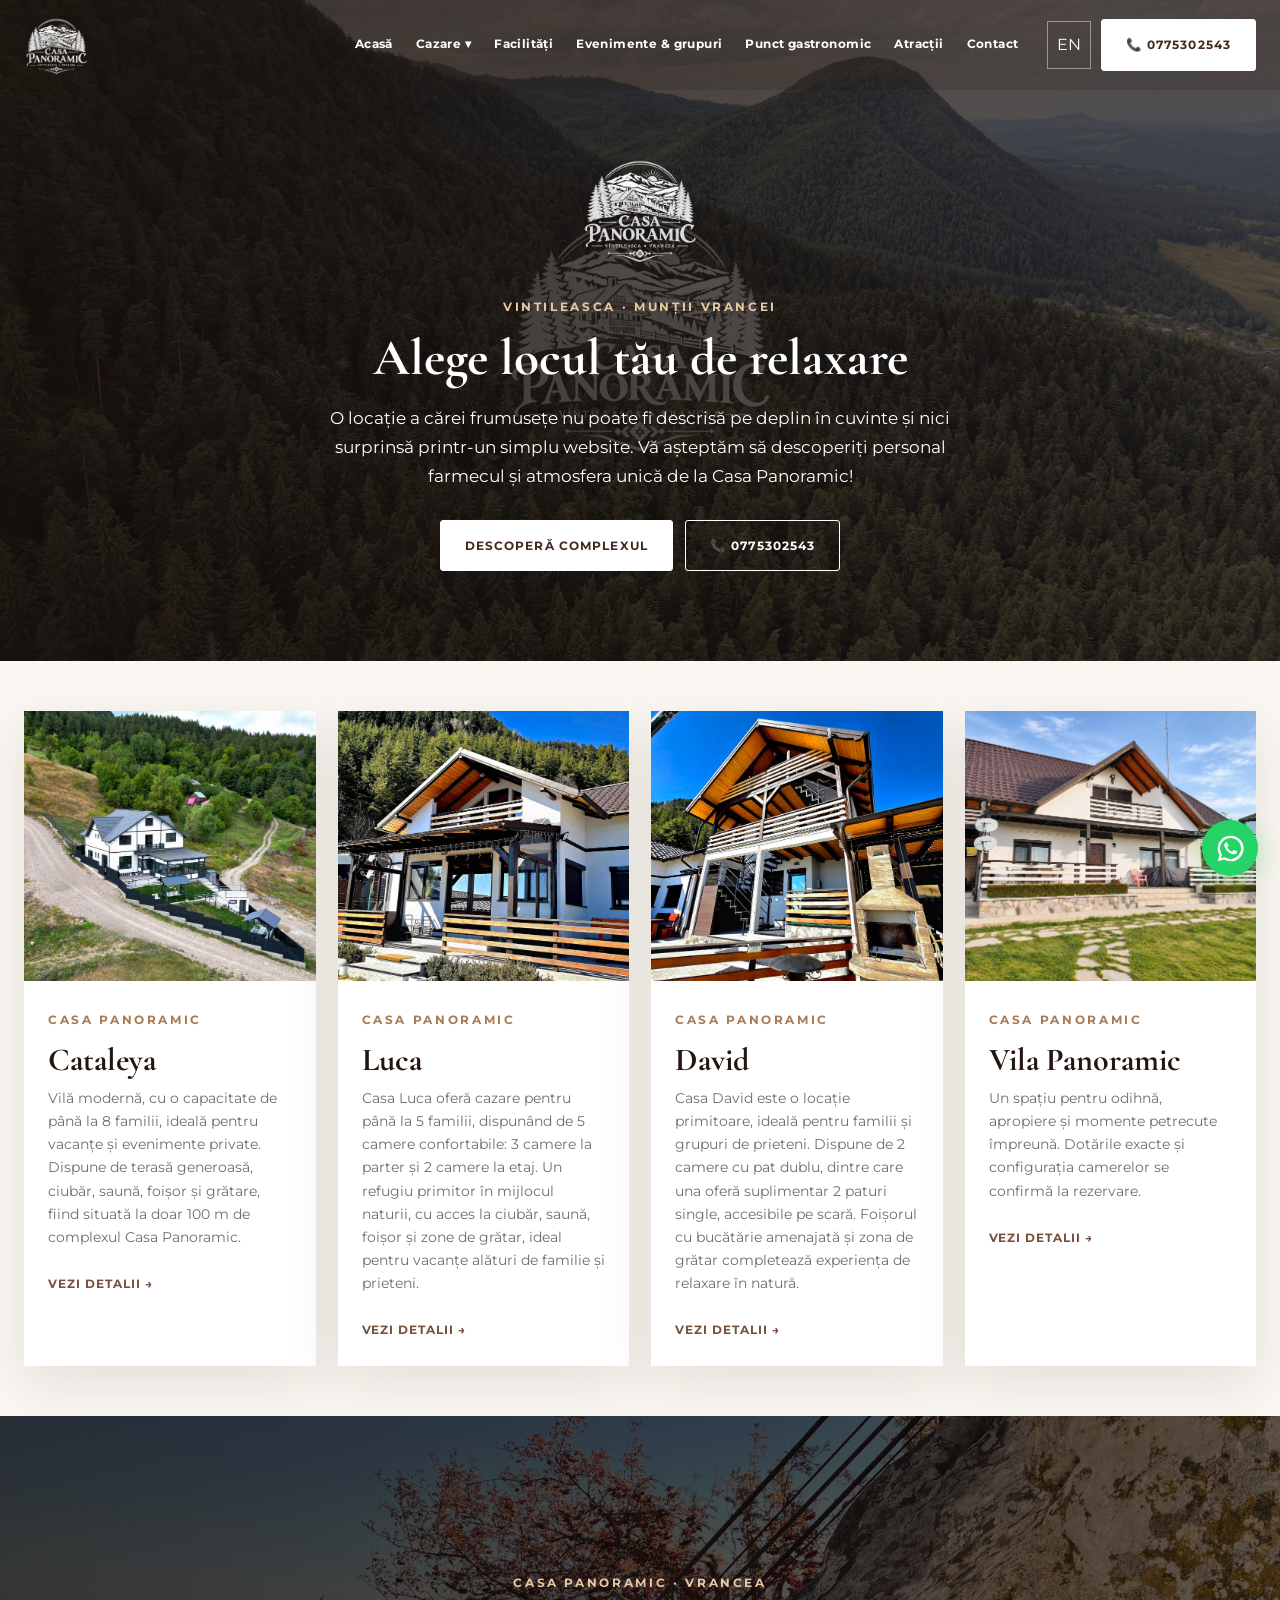
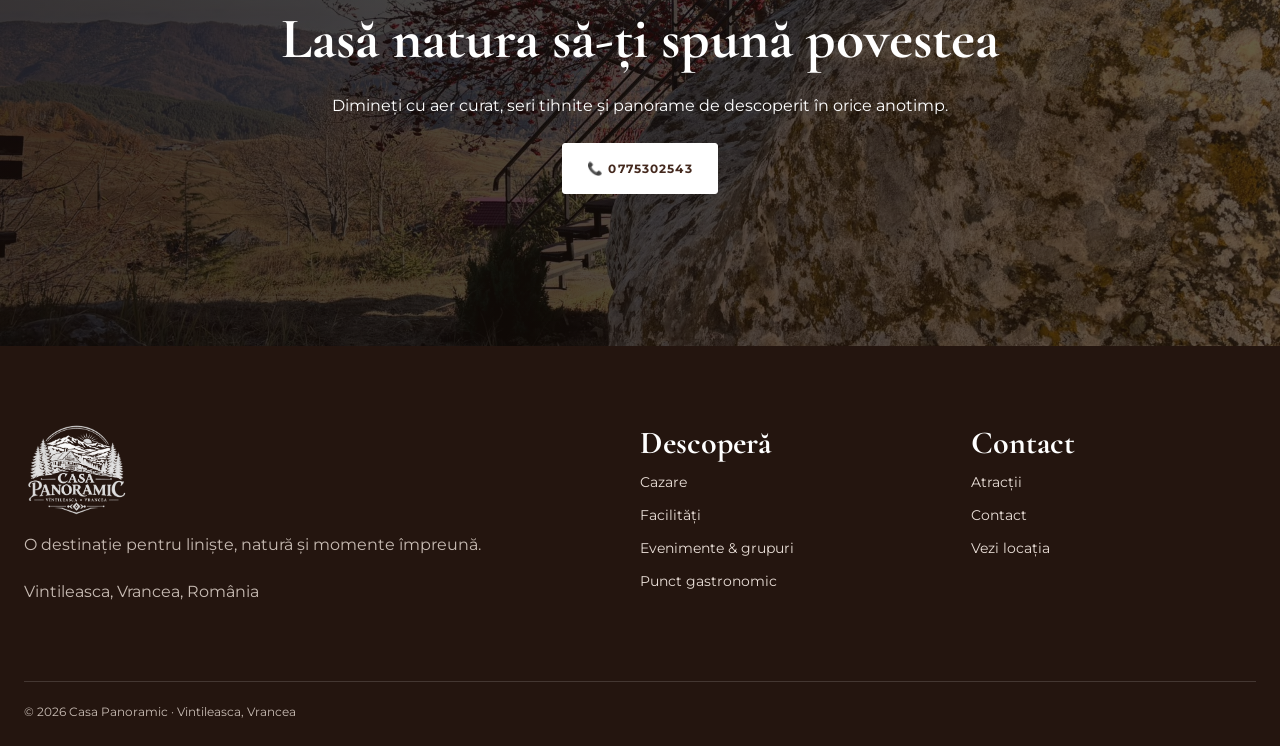
<file: cazare.html>
<!doctype html>
<html lang="ro">
<head>
  <meta charset="utf-8">
  <meta name="viewport" content="width=device-width, initial-scale=1">

  <!-- SEO PRINCIPAL -->
  <title>Cazare Vintileasca, Vrancea | Vile și Case | Casa Panoramic</title>

  <meta name="description" content="Descoperă opțiunile de cazare la Casa Panoramic Vintileasca, Vrancea. Două vile și două case de vacanță, natură, ciubăr, saună și facilități pentru relaxare.">

  <meta name="robots" content="index, follow, max-image-preview:large">
  <meta name="author" content="Casa Panoramic Vintileasca">

  <link rel="canonical" href="https://casapanoramic.ro/cazare.html">

  <!-- OPEN GRAPH - FACEBOOK / WHATSAPP -->
  <meta property="og:type" content="website">
  <meta property="og:locale" content="ro_RO">
  <meta property="og:site_name" content="Casa Panoramic Vintileasca">

  <meta property="og:title" content="Cazare Vintileasca, Vrancea | Casa Panoramic">

  <meta property="og:description" content="Alege cazarea potrivită la Casa Panoramic Vintileasca. Descoperă cele două vile și două case de vacanță, într-un cadru natural deosebit.">

  <meta property="og:url" content="https://casapanoramic.ro/cazare.html">

  <meta property="og:image" content="https://casapanoramic.ro/images/logo.png">
  <meta property="og:image:alt" content="Casa Panoramic Vintileasca - Vile și case de vacanță">

  <!-- TWITTER / X -->
  <meta name="twitter:card" content="summary_large_image">

  <meta name="twitter:title" content="Cazare Vintileasca | Vile și Case Casa Panoramic">

  <meta name="twitter:description" content="Vile și case de vacanță în Vintileasca, Vrancea. Descoperă cazarea și facilitățile de la Casa Panoramic.">

  <meta name="twitter:image" content="https://casapanoramic.ro/images/logo.png">

  <!-- SCHEMA.ORG -->
  <script type="application/ld+json">
  {
    "@context": "https://schema.org",
    "@type": "CollectionPage",
    "@id": "https://casapanoramic.ro/cazare.html#webpage",
    "name": "Cazare Vintileasca - Casa Panoramic",
    "url": "https://casapanoramic.ro/cazare.html",
    "description": "Prezentarea unităților de cazare Casa Panoramic Vintileasca, Vrancea: două vile și două case de vacanță.",
    "inLanguage": "ro-RO",
    "isPartOf": {
      "@type": "WebSite",
      "name": "Casa Panoramic Vintileasca",
      "url": "https://casapanoramic.ro/"
    },
    "about": {
      "@type": "LodgingBusiness",
      "name": "Casa Panoramic Vintileasca",
      "url": "https://casapanoramic.ro/",
      "image": "https://casapanoramic.ro/images/logo.png",
      "address": {
        "@type": "PostalAddress",
        "addressLocality": "Vintileasca",
        "addressRegion": "Vrancea",
        "addressCountry": "RO"
      }
    }
  }
  </script>

  <!-- DESIGN -->
  <meta name="theme-color" content="#44291e">

  <!-- FONTURI -->
  <link rel="preconnect" href="https://fonts.googleapis.com">
  <link rel="preconnect" href="https://fonts.gstatic.com" crossorigin>

  <link href="https://fonts.googleapis.com/css2?family=Cormorant+Garamond:wght@400;500;600;700&family=Montserrat:wght@400;500;600;700&display=swap" rel="stylesheet">

  <!-- CSS -->
  <link rel="stylesheet" href="style.css">
</head>

<body>
  <div id="app"></div>

  <script src="config.js"></script>
  <script src="site.js"></script>
</body>
</html>
</file>
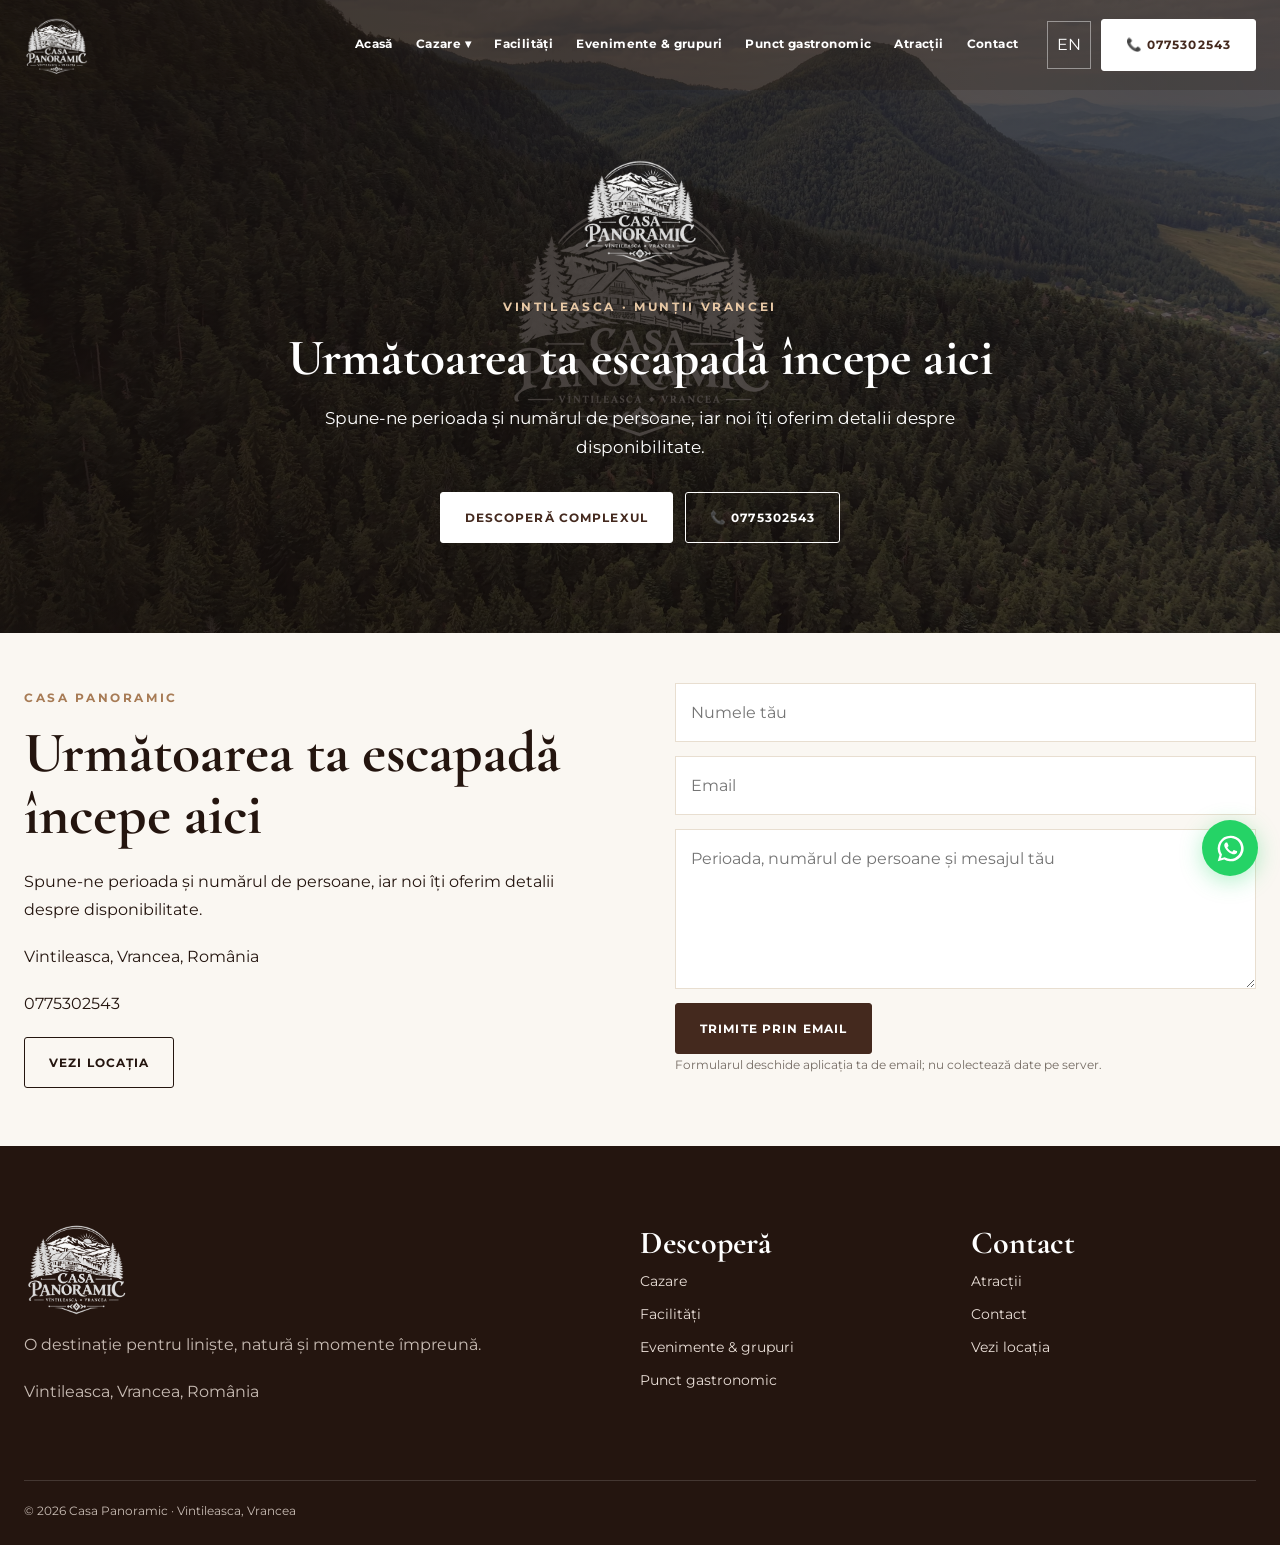
<file: contact.html>
<!doctype html>
<html lang="ro">
<head>
  <meta charset="utf-8">
  <meta name="viewport" content="width=device-width, initial-scale=1">

  <!-- SEO PRINCIPAL -->
  <title>Contact și Rezervări | Casa Panoramic Vintileasca, Vrancea</title>

  <meta name="description" content="Contactează Casa Panoramic Vintileasca, Vrancea, pentru rezervări, disponibilitate și informații despre cazare, vile, case de vacanță și facilități.">

  <meta name="robots" content="index, follow, max-image-preview:large">
  <meta name="author" content="Casa Panoramic Vintileasca">

  <link rel="canonical" href="https://casapanoramic.ro/contact.html">

  <!-- OPEN GRAPH - FACEBOOK / WHATSAPP -->
  <meta property="og:type" content="website">
  <meta property="og:locale" content="ro_RO">
  <meta property="og:site_name" content="Casa Panoramic Vintileasca">

  <meta property="og:title" content="Contact și Rezervări | Casa Panoramic Vintileasca">

  <meta property="og:description" content="Ai întrebări despre cazare sau disponibilitate? Contactează Casa Panoramic Vintileasca pentru rezervări și informații despre facilitățile noastre.">

  <meta property="og:url" content="https://casapanoramic.ro/contact.html">

  <meta property="og:image" content="https://casapanoramic.ro/images/logo.png">
  <meta property="og:image:alt" content="Casa Panoramic Vintileasca - Contact și rezervări">

  <!-- TWITTER / X -->
  <meta name="twitter:card" content="summary_large_image">

  <meta name="twitter:title" content="Contact Casa Panoramic Vintileasca | Rezervări">

  <meta name="twitter:description" content="Contactează Casa Panoramic din Vintileasca, Vrancea, pentru rezervări, disponibilitate și informații despre cazare.">

  <meta name="twitter:image" content="https://casapanoramic.ro/images/logo.png">

  <!-- SCHEMA.ORG - PAGINA CONTACT -->
  <script type="application/ld+json">
  {
    "@context": "https://schema.org",
    "@type": "ContactPage",
    "@id": "https://casapanoramic.ro/contact.html#webpage",
    "name": "Contact și Rezervări - Casa Panoramic Vintileasca",
    "url": "https://casapanoramic.ro/contact.html",
    "description": "Pagina de contact și rezervări pentru Casa Panoramic Vintileasca, Vrancea.",
    "inLanguage": "ro-RO",
    "isPartOf": {
      "@type": "WebSite",
      "name": "Casa Panoramic Vintileasca",
      "url": "https://casapanoramic.ro/"
    },
    "about": {
      "@type": "LodgingBusiness",
      "name": "Casa Panoramic Vintileasca",
      "url": "https://casapanoramic.ro/",
      "image": "https://casapanoramic.ro/images/logo.png",
      "address": {
        "@type": "PostalAddress",
        "addressLocality": "Vintileasca",
        "addressRegion": "Vrancea",
        "addressCountry": "RO"
      }
    }
  }
  </script>

  <!-- DESIGN -->
  <meta name="theme-color" content="#44291e">

  <!-- FONTURI -->
  <link rel="preconnect" href="https://fonts.googleapis.com">
  <link rel="preconnect" href="https://fonts.gstatic.com" crossorigin>

  <link href="https://fonts.googleapis.com/css2?family=Cormorant+Garamond:wght@400;500;600;700&family=Montserrat:wght@400;500;600;700&display=swap" rel="stylesheet">

  <!-- CSS -->
  <link rel="stylesheet" href="style.css">
</head>

<body>
  <div id="app"></div>

  <script src="config.js"></script>
  <script src="site.js"></script>
</body>
</html>
</file>
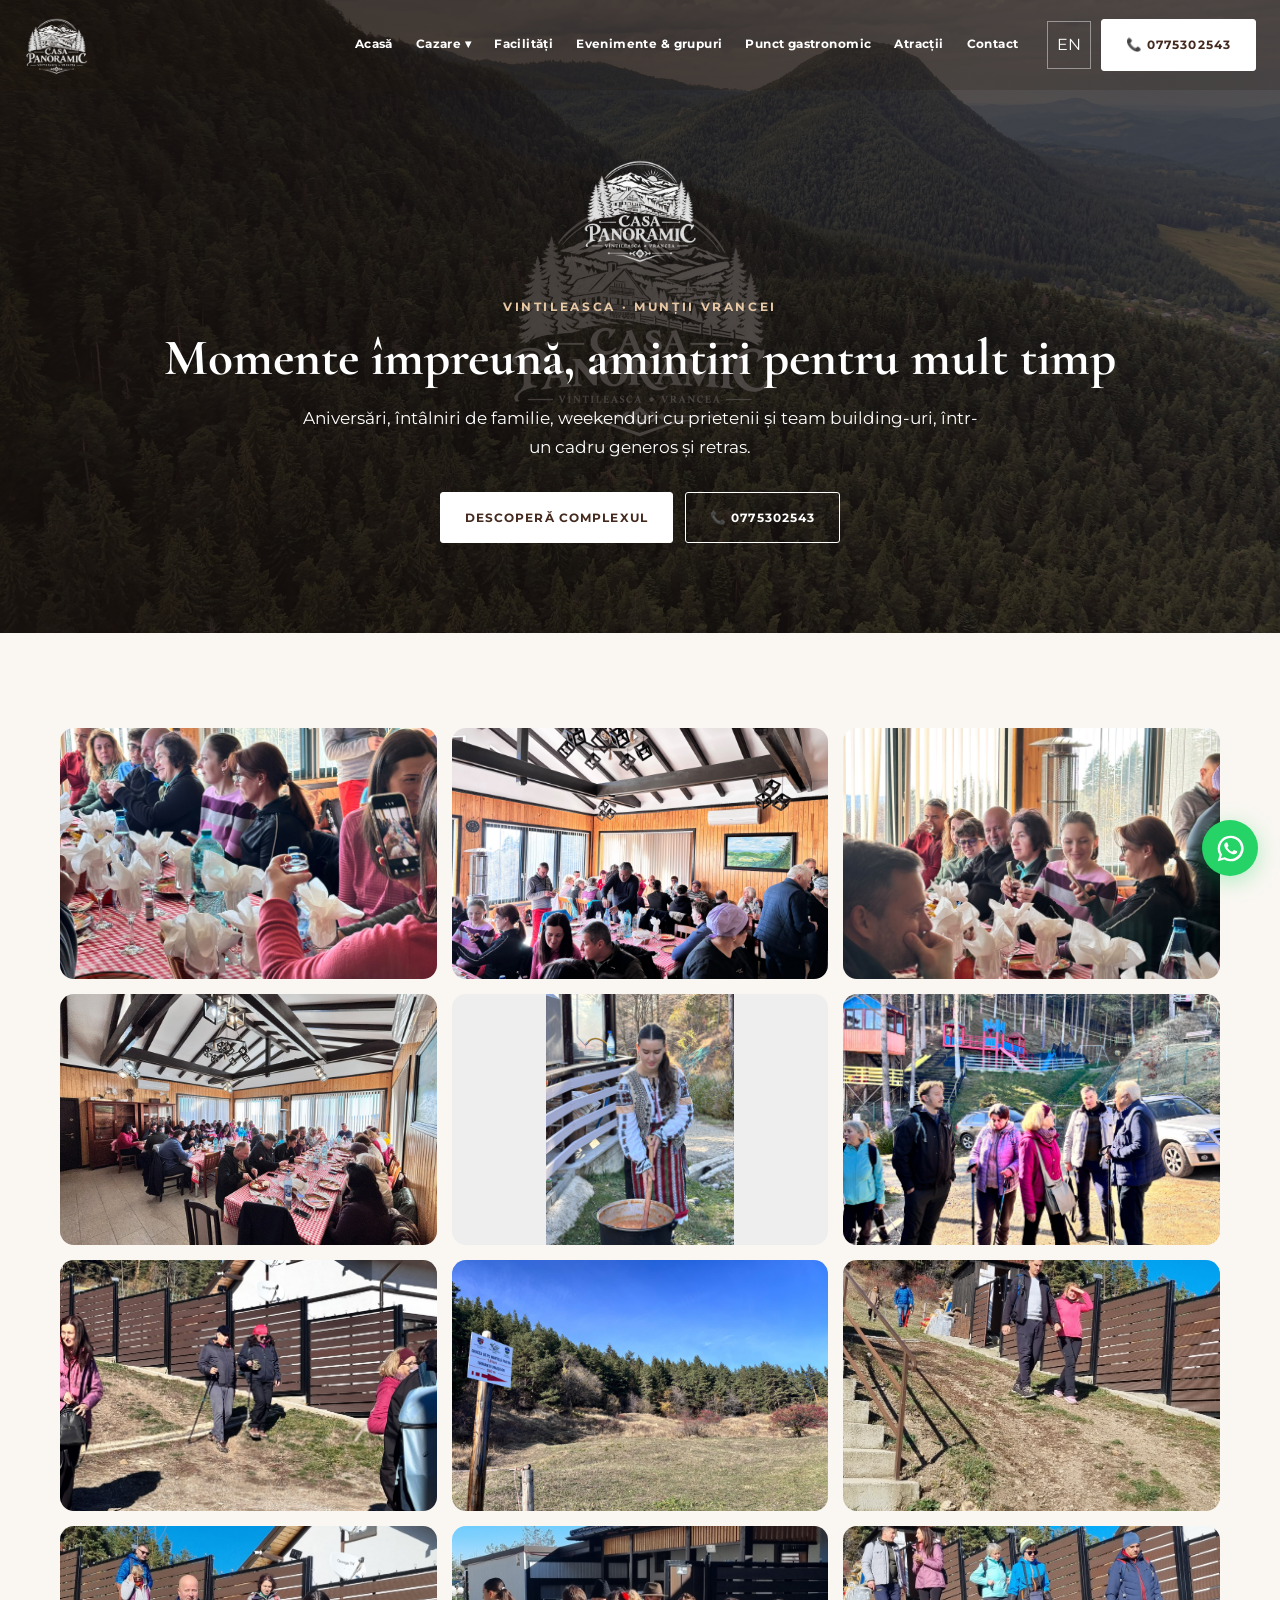
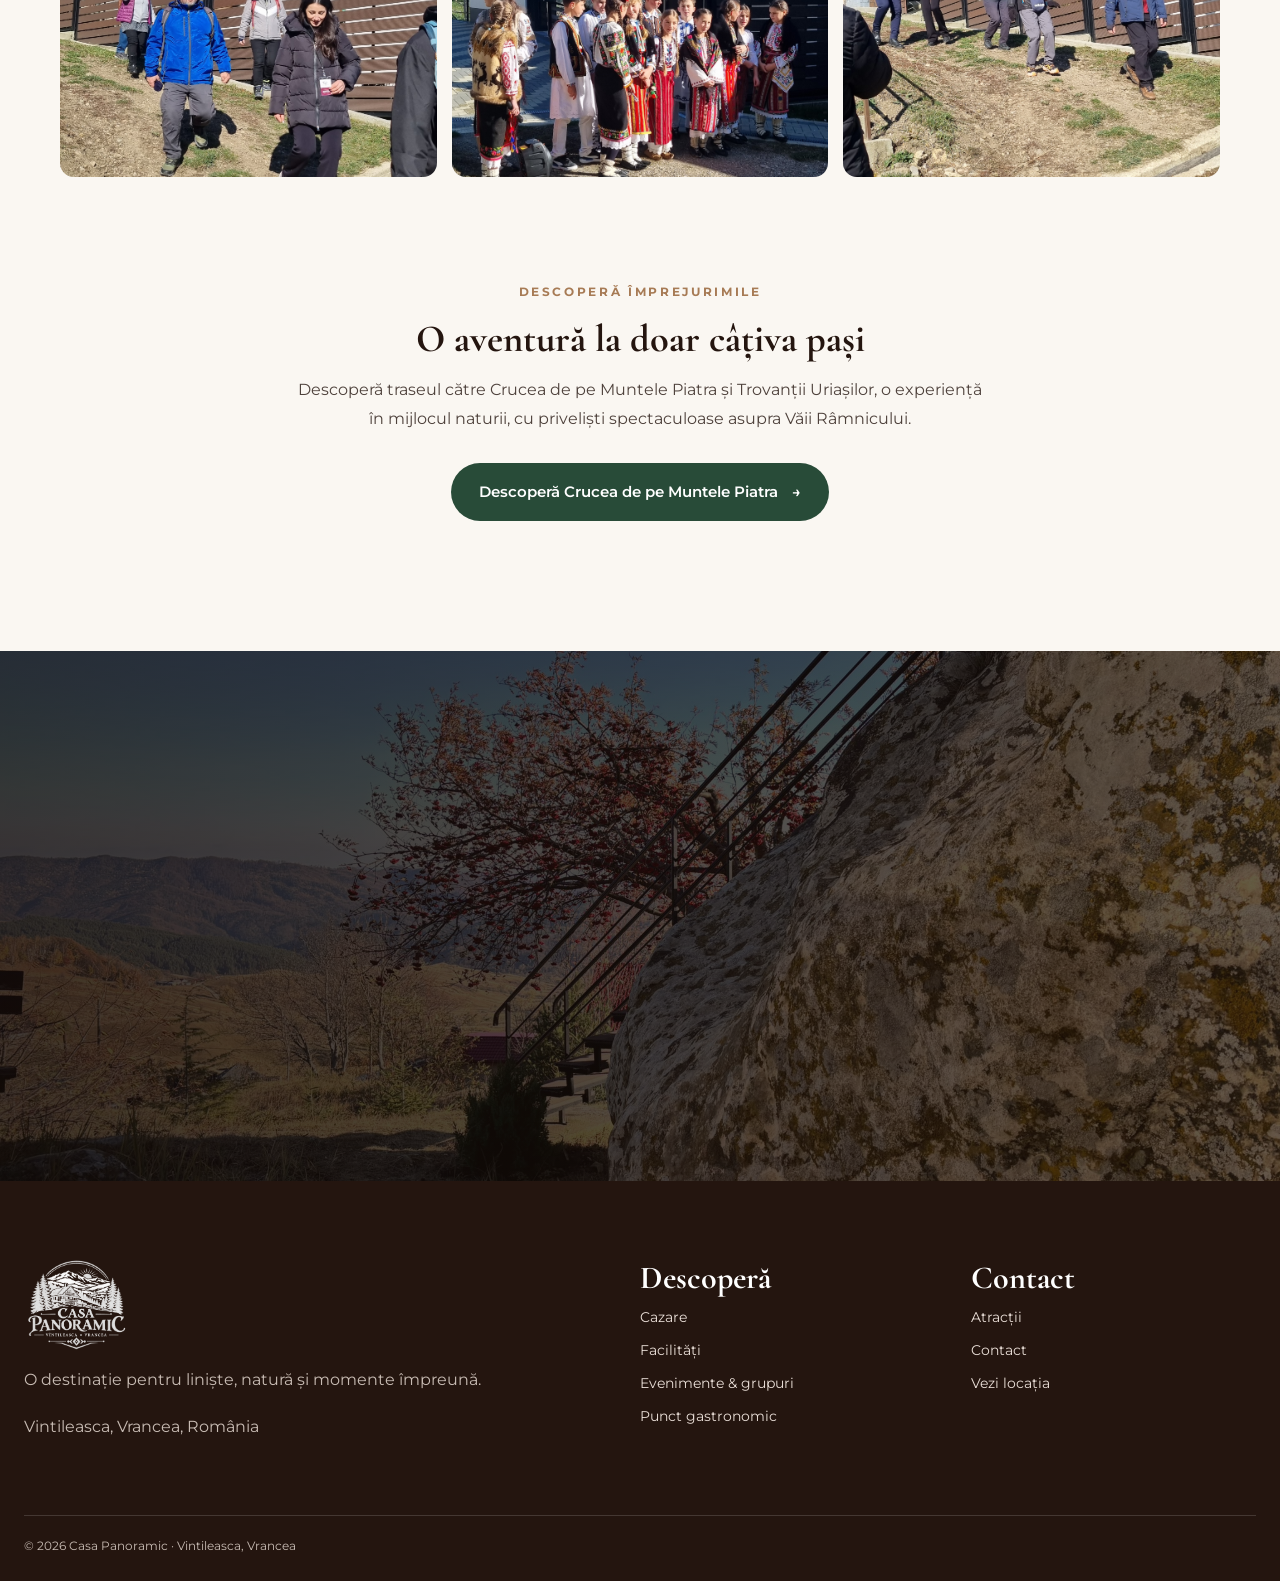
<file: evenimente.html>
<!doctype html>
<html lang="ro">
<head>
  <meta charset="utf-8">
  <meta name="viewport" content="width=device-width, initial-scale=1">

  <!-- SEO PRINCIPAL -->
  <title>Evenimente Private și Grupuri în Vrancea | Casa Panoramic</title>

  <meta name="description" content="Organizează evenimente private și întâlniri de grup la Casa Panoramic Vintileasca, Vrancea. Cazare în natură, terase, foișoare și spații pentru relaxare.">

  <meta name="robots" content="index, follow, max-image-preview:large">
  <meta name="author" content="Casa Panoramic Vintileasca">

  <link rel="canonical" href="https://casapanoramic.ro/evenimente.html">

  <!-- OPEN GRAPH - FACEBOOK / WHATSAPP -->
  <meta property="og:type" content="website">
  <meta property="og:locale" content="ro_RO">
  <meta property="og:site_name" content="Casa Panoramic Vintileasca">

  <meta property="og:title" content="Evenimente Private și Grupuri | Casa Panoramic Vintileasca">

  <meta property="og:description" content="Descoperă un cadru natural deosebit pentru evenimente private, întâlniri de familie și vacanțe cu prietenii, la Casa Panoramic Vintileasca.">

  <meta property="og:url" content="https://casapanoramic.ro/evenimente.html">

  <meta property="og:image" content="https://casapanoramic.ro/images/logo.png">
  <meta property="og:image:alt" content="Evenimente și grupuri - Casa Panoramic Vintileasca">

  <!-- TWITTER / X -->
  <meta name="twitter:card" content="summary_large_image">

  <meta name="twitter:title" content="Evenimente Private Vrancea | Casa Panoramic">

  <meta name="twitter:description" content="Evenimente private, întâlniri de grup și relaxare în natură la Casa Panoramic Vintileasca, Vrancea.">

  <meta name="twitter:image" content="https://casapanoramic.ro/images/logo.png">

  <!-- SCHEMA.ORG - PAGINA EVENIMENTE -->
  <script type="application/ld+json">
  {
    "@context": "https://schema.org",
    "@type": "WebPage",
    "@id": "https://casapanoramic.ro/evenimente.html#webpage",
    "name": "Evenimente Private și Grupuri - Casa Panoramic Vintileasca",
    "url": "https://casapanoramic.ro/evenimente.html",
    "description": "Prezentarea facilităților pentru evenimente private și grupuri la Casa Panoramic Vintileasca, Vrancea.",
    "inLanguage": "ro-RO",
    "isPartOf": {
      "@type": "WebSite",
      "name": "Casa Panoramic Vintileasca",
      "url": "https://casapanoramic.ro/"
    },
    "about": {
      "@type": "LodgingBusiness",
      "name": "Casa Panoramic Vintileasca",
      "url": "https://casapanoramic.ro/",
      "image": "https://casapanoramic.ro/images/logo.png",
      "address": {
        "@type": "PostalAddress",
        "addressLocality": "Vintileasca",
        "addressRegion": "Vrancea",
        "addressCountry": "RO"
      }
    }
  }
  </script>

  <!-- DESIGN -->
  <meta name="theme-color" content="#44291e">

  <!-- FONTURI -->
  <link rel="preconnect" href="https://fonts.googleapis.com">
  <link rel="preconnect" href="https://fonts.gstatic.com" crossorigin>

  <link href="https://fonts.googleapis.com/css2?family=Cormorant+Garamond:wght@400;500;600;700&family=Montserrat:wght@400;500;600;700&display=swap" rel="stylesheet">

  <!-- CSS -->
  <link rel="stylesheet" href="style.css">
</head>

<body>
  <div id="app"></div>

  <script src="config.js"></script>
  <script src="site.js"></script>
</body>
</html>
</file>
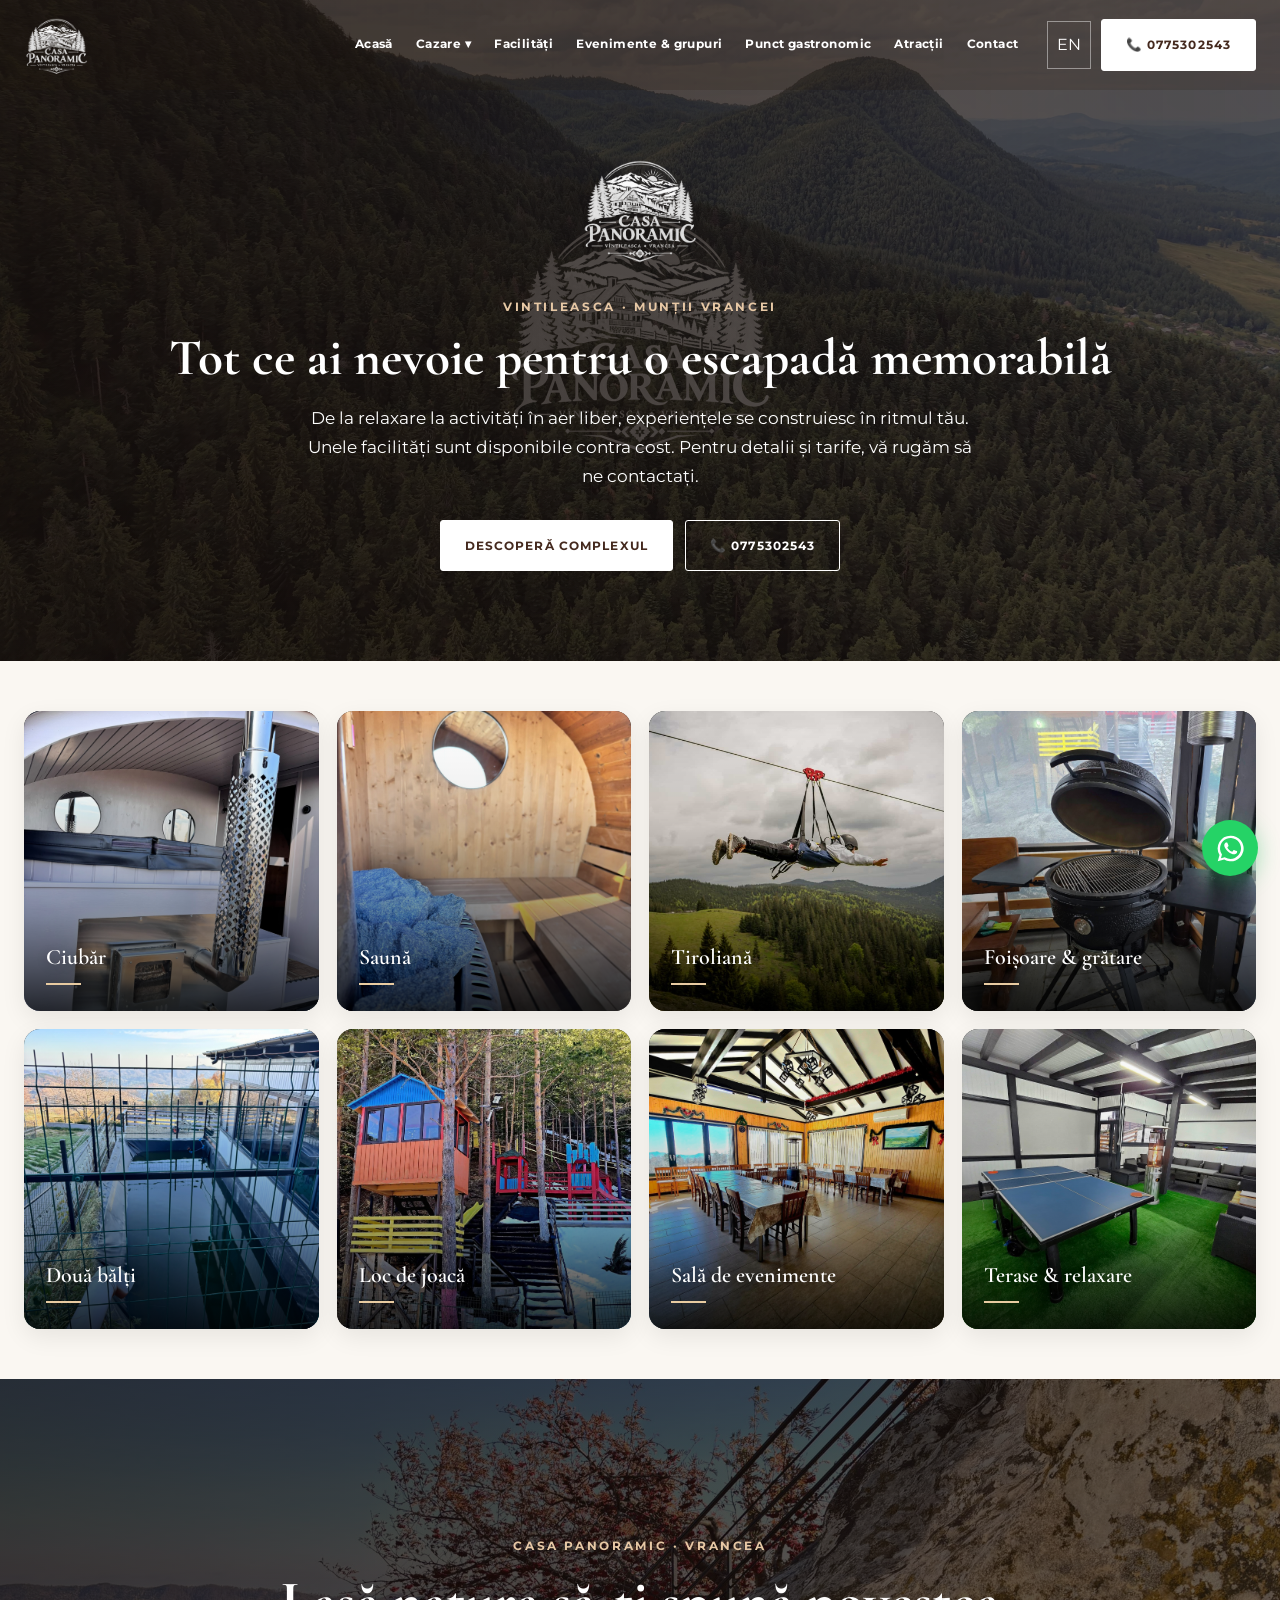
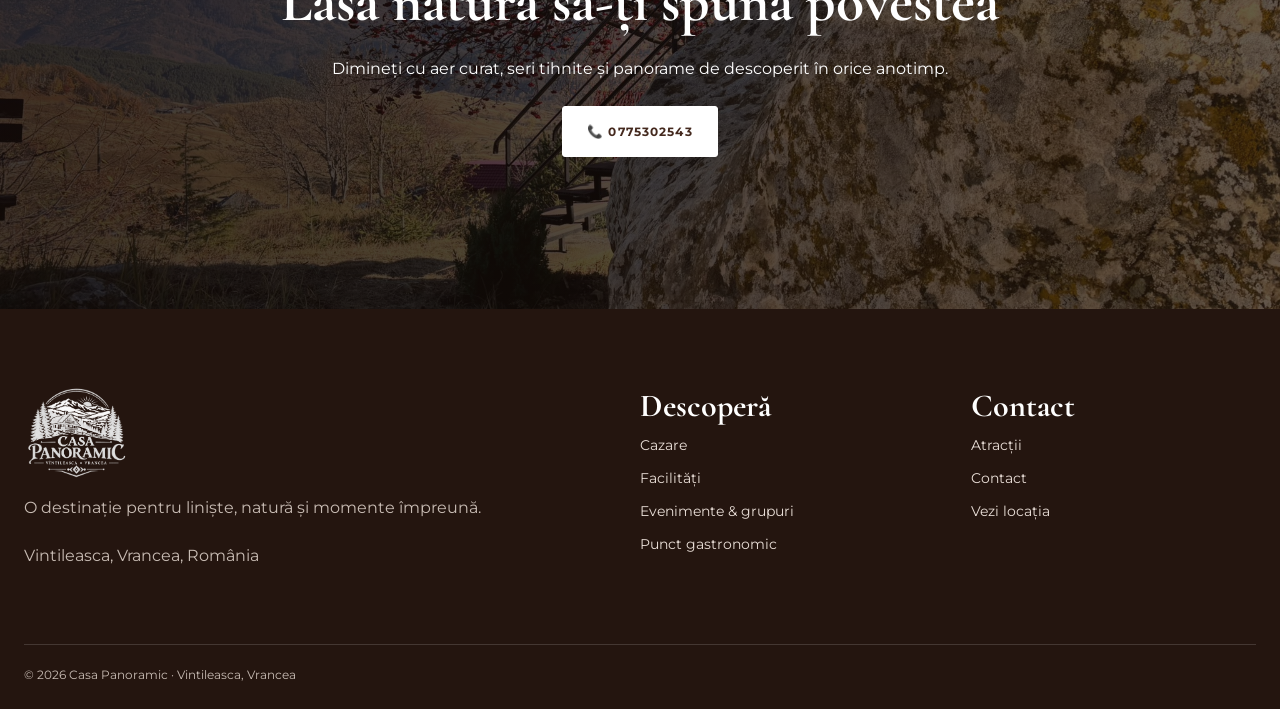
<file: facilitati.html>
<!doctype html>
<html lang="ro">
<head>
  <meta charset="utf-8">
  <meta name="viewport" content="width=device-width, initial-scale=1">

  <!-- SEO PRINCIPAL -->
  <title>Facilități, Ciubăr și Saună în Vrancea | Casa Panoramic</title>

  <meta name="description" content="Descoperă facilitățile Casa Panoramic Vintileasca, Vrancea: ciubăr, saună, foișoare, grătare, spații de joacă și zone de relaxare în mijlocul naturii.">

  <meta name="robots" content="index, follow, max-image-preview:large">
  <meta name="author" content="Casa Panoramic Vintileasca">

  <link rel="canonical" href="https://casapanoramic.ro/facilitati.html">

  <!-- OPEN GRAPH - FACEBOOK / WHATSAPP -->
  <meta property="og:type" content="website">
  <meta property="og:locale" content="ro_RO">
  <meta property="og:site_name" content="Casa Panoramic Vintileasca">

  <meta property="og:title" content="Facilități Casa Panoramic | Ciubăr, Saună și Relaxare">

  <meta property="og:description" content="Ciubăr, saună, foișoare, grătare și spații de relaxare în natură. Descoperă facilitățile de la Casa Panoramic Vintileasca, Vrancea.">

  <meta property="og:url" content="https://casapanoramic.ro/facilitati.html">

  <meta property="og:image" content="https://casapanoramic.ro/images/logo.png">
  <meta property="og:image:alt" content="Facilități Casa Panoramic Vintileasca">

  <!-- TWITTER / X -->
  <meta name="twitter:card" content="summary_large_image">

  <meta name="twitter:title" content="Facilități Casa Panoramic | Ciubăr și Saună Vrancea">

  <meta name="twitter:description" content="Descoperă facilitățile Casa Panoramic Vintileasca: ciubăr, saună, foișoare, grătare și relaxare în natură.">

  <meta name="twitter:image" content="https://casapanoramic.ro/images/logo.png">

  <!-- SCHEMA.ORG - PAGINA FACILITATI -->
  <script type="application/ld+json">
  {
    "@context": "https://schema.org",
    "@type": "WebPage",
    "@id": "https://casapanoramic.ro/facilitati.html#webpage",
    "name": "Facilități - Casa Panoramic Vintileasca",
    "url": "https://casapanoramic.ro/facilitati.html",
    "description": "Facilitățile complexului Casa Panoramic Vintileasca, Vrancea: ciubăr, saună, foișoare, grătare, spații de joacă și zone de relaxare.",
    "inLanguage": "ro-RO",
    "isPartOf": {
      "@type": "WebSite",
      "name": "Casa Panoramic Vintileasca",
      "url": "https://casapanoramic.ro/"
    },
    "about": {
      "@type": "LodgingBusiness",
      "name": "Casa Panoramic Vintileasca",
      "url": "https://casapanoramic.ro/",
      "image": "https://casapanoramic.ro/images/logo.png",
      "address": {
        "@type": "PostalAddress",
        "addressLocality": "Vintileasca",
        "addressRegion": "Vrancea",
        "addressCountry": "RO"
      },
      "amenityFeature": [
        {
          "@type": "LocationFeatureSpecification",
          "name": "Ciubăr",
          "value": true
        },
        {
          "@type": "LocationFeatureSpecification",
          "name": "Saună",
          "value": true
        },
        {
          "@type": "LocationFeatureSpecification",
          "name": "Foișor",
          "value": true
        },
        {
          "@type": "LocationFeatureSpecification",
          "name": "Zonă de grătar",
          "value": true
        },
        {
          "@type": "LocationFeatureSpecification",
          "name": "Spații de joacă",
          "value": true
        }
      ]
    }
  }
  </script>

  <!-- DESIGN -->
  <meta name="theme-color" content="#44291e">

  <!-- FONTURI -->
  <link rel="preconnect" href="https://fonts.googleapis.com">
  <link rel="preconnect" href="https://fonts.gstatic.com" crossorigin>

  <link href="https://fonts.googleapis.com/css2?family=Cormorant+Garamond:wght@400;500;600;700&family=Montserrat:wght@400;500;600;700&display=swap" rel="stylesheet">

  <!-- CSS -->
  <link rel="stylesheet" href="style.css">
</head>

<body>
  <div id="app"></div>

  <script src="config.js"></script>
  <script src="site.js"></script>
</body>
</html>
</file>
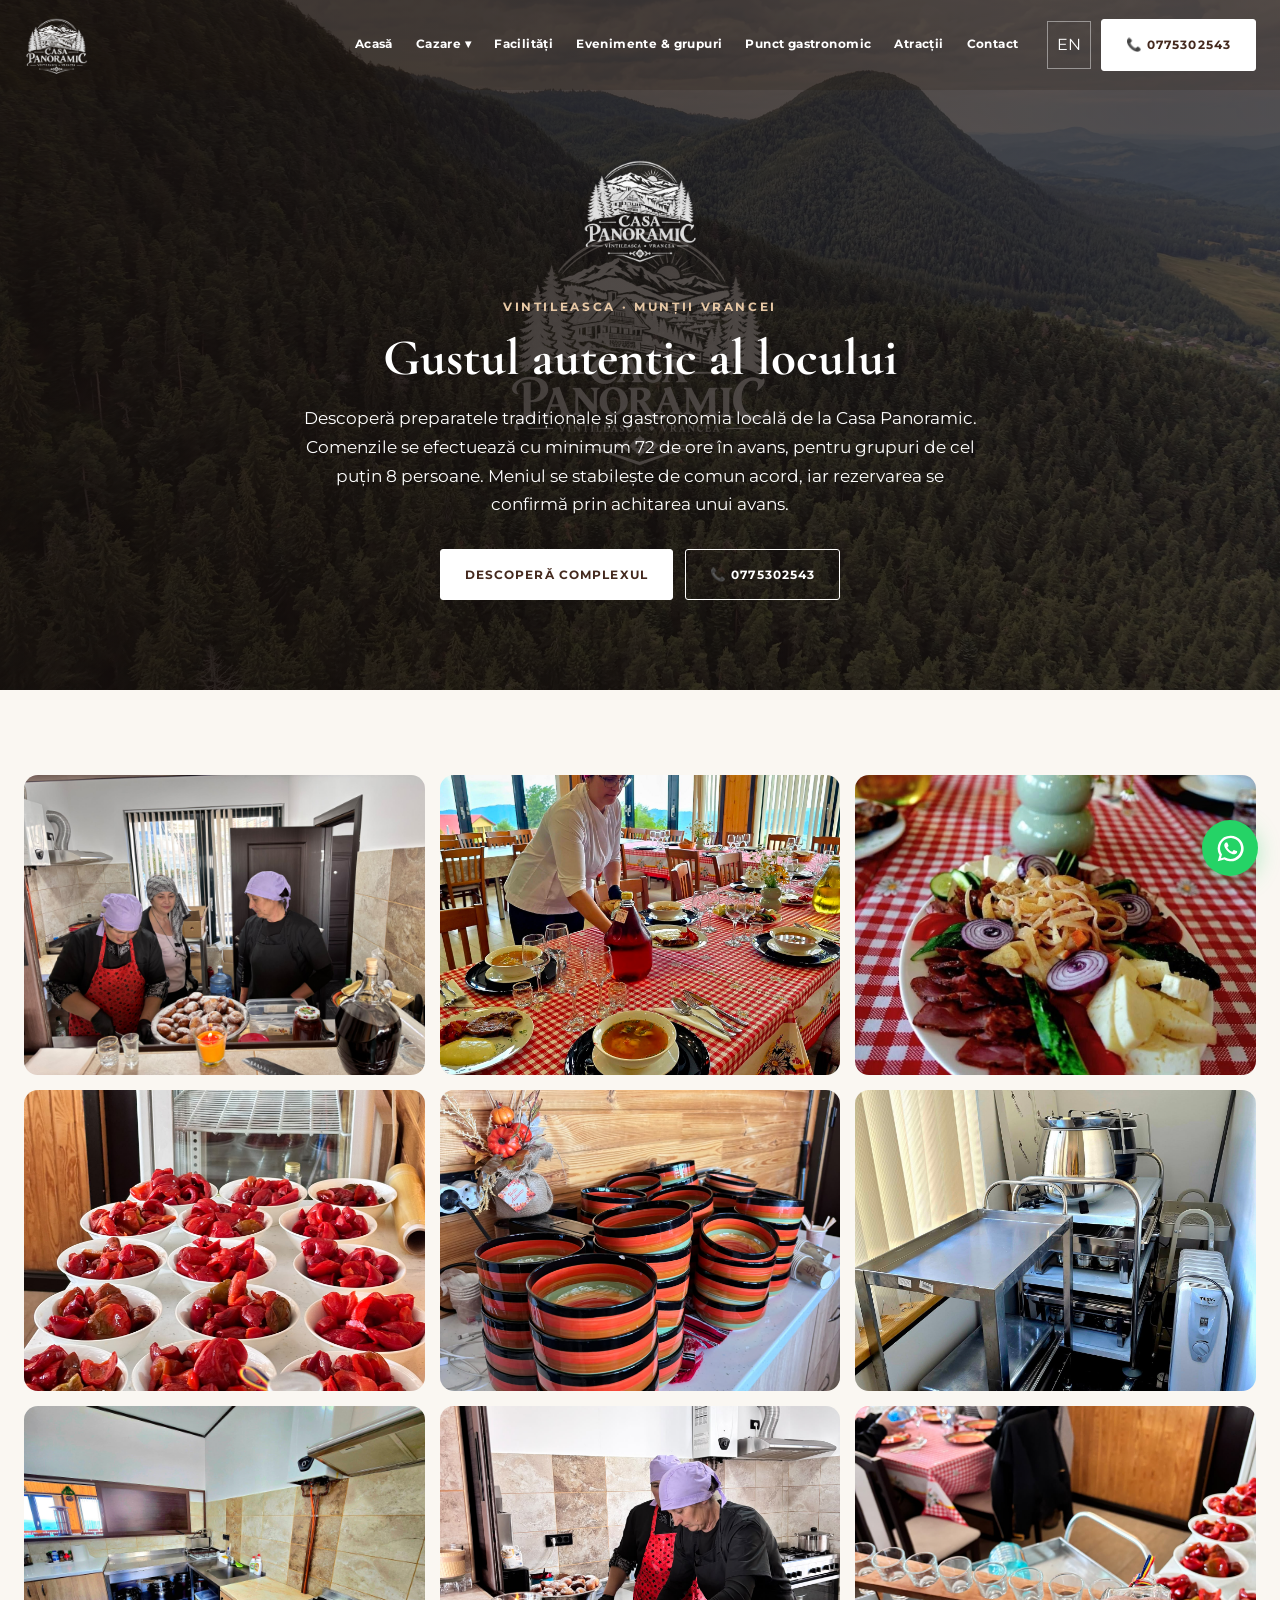
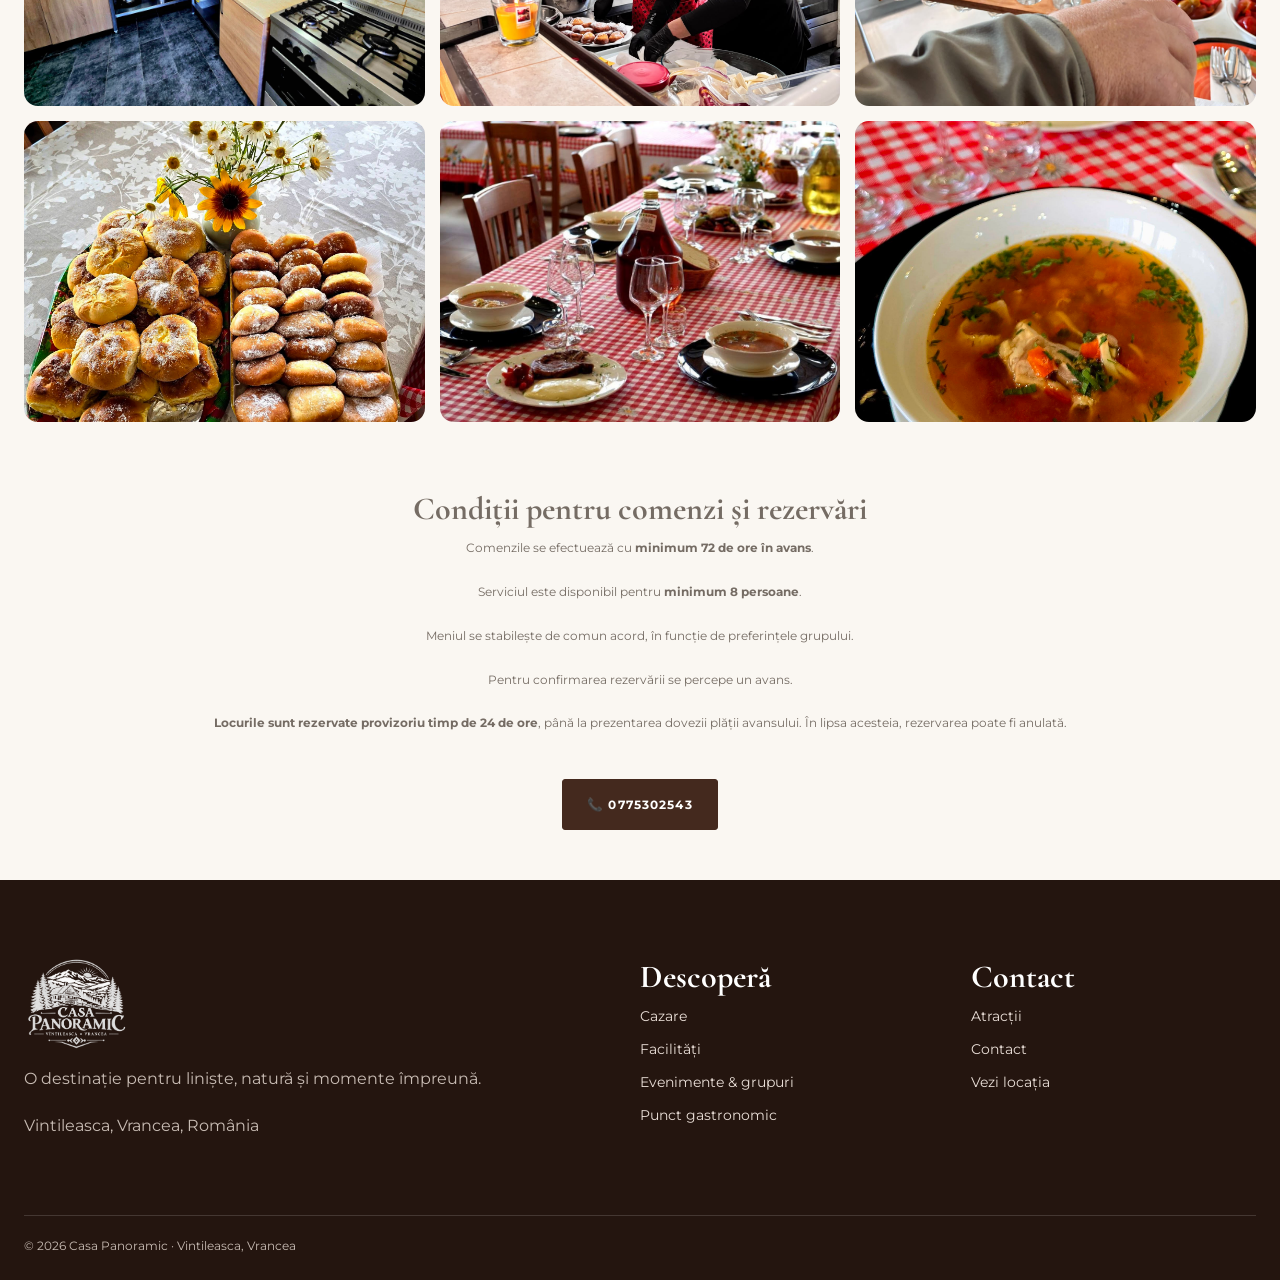
<file: gastronomie.html>
<!doctype html>
<html lang="ro">
<head>
  <meta charset="utf-8">
  <meta name="viewport" content="width=device-width, initial-scale=1">

  <!-- SEO PRINCIPAL -->
  <title>Punct Gastronomic și Bucătărie Tradițională | Casa Panoramic Vrancea</title>

  <meta name="description" content="Descoperă gastronomia locală la Casa Panoramic Vintileasca, Vrancea. Preparate tradiționale, gusturi autentice și experiențe culinare într-un cadru natural deosebit.">

  <meta name="robots" content="index, follow, max-image-preview:large">
  <meta name="author" content="Casa Panoramic Vintileasca">

  <link rel="canonical" href="https://casapanoramic.ro/gastronomie.html">

  <!-- OPEN GRAPH - FACEBOOK / WHATSAPP -->
  <meta property="og:type" content="website">
  <meta property="og:locale" content="ro_RO">
  <meta property="og:site_name" content="Casa Panoramic Vintileasca">

  <meta property="og:title" content="Gastronomie Locală și Tradițională | Casa Panoramic Vintileasca">

  <meta property="og:description" content="Descoperă gusturile autentice ale Vrancei la Casa Panoramic Vintileasca. Gastronomie locală, preparate tradiționale și experiențe culinare în mijlocul naturii.">

  <meta property="og:url" content="https://casapanoramic.ro/gastronomie.html">

  <meta property="og:image" content="https://casapanoramic.ro/images/logo.png">
  <meta property="og:image:alt" content="Gastronomie locală - Casa Panoramic Vintileasca">

  <!-- TWITTER / X -->
  <meta name="twitter:card" content="summary_large_image">

  <meta name="twitter:title" content="Gastronomie Tradițională Vrancea | Casa Panoramic">

  <meta name="twitter:description" content="Descoperă gastronomia locală din Vintileasca, Vrancea, și experiențele culinare de la Casa Panoramic.">

  <meta name="twitter:image" content="https://casapanoramic.ro/images/logo.png">

  <!-- SCHEMA.ORG - PAGINA GASTRONOMIE -->
  <script type="application/ld+json">
  {
    "@context": "https://schema.org",
    "@type": "WebPage",
    "@id": "https://casapanoramic.ro/gastronomie.html#webpage",
    "name": "Gastronomie Locală - Casa Panoramic Vintileasca",
    "url": "https://casapanoramic.ro/gastronomie.html",
    "description": "Descoperă experiențele gastronomice și preparatele tradiționale oferite la Casa Panoramic Vintileasca, Vrancea.",
    "inLanguage": "ro-RO",
    "isPartOf": {
      "@type": "WebSite",
      "name": "Casa Panoramic Vintileasca",
      "url": "https://casapanoramic.ro/"
    },
    "about": {
      "@type": "Thing",
      "name": "Gastronomie tradițională din Vrancea",
      "description": "Preparate tradiționale, bucătărie locală și experiențe gastronomice în Vintileasca, Vrancea."
    },
    "publisher": {
      "@type": "Organization",
      "name": "Casa Panoramic Vintileasca",
      "url": "https://casapanoramic.ro/",
      "logo": {
        "@type": "ImageObject",
        "url": "https://casapanoramic.ro/images/logo.png"
      }
    }
  }
  </script>

  <!-- DESIGN -->
  <meta name="theme-color" content="#44291e">

  <!-- FONTURI -->
  <link rel="preconnect" href="https://fonts.googleapis.com">
  <link rel="preconnect" href="https://fonts.gstatic.com" crossorigin>

  <link href="https://fonts.googleapis.com/css2?family=Cormorant+Garamond:wght@400;500;600;700&family=Montserrat:wght@400;500;600;700&display=swap" rel="stylesheet">

  <!-- CSS -->
  <link rel="stylesheet" href="style.css">
</head>

<body>
  <div id="app"></div>

  <script src="config.js"></script>
  <script src="site.js"></script>
</body>
</html>
</file>
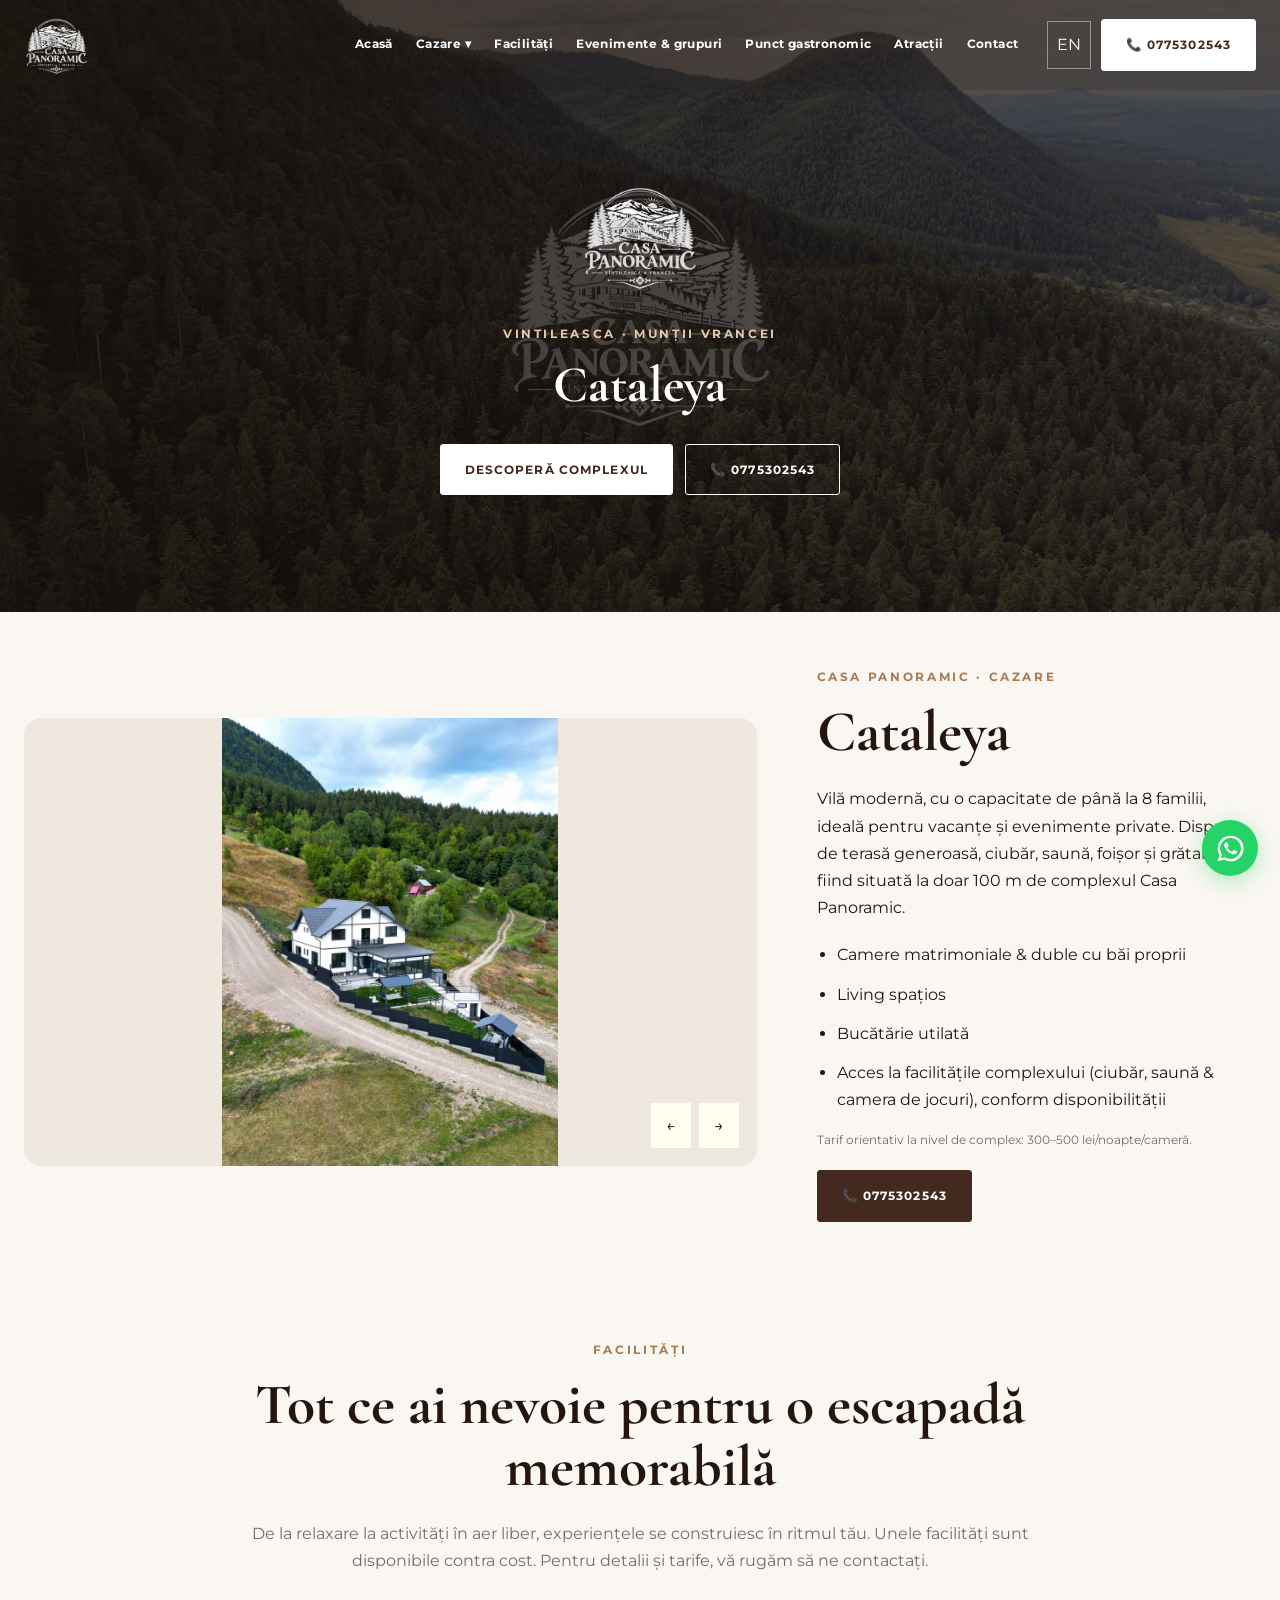
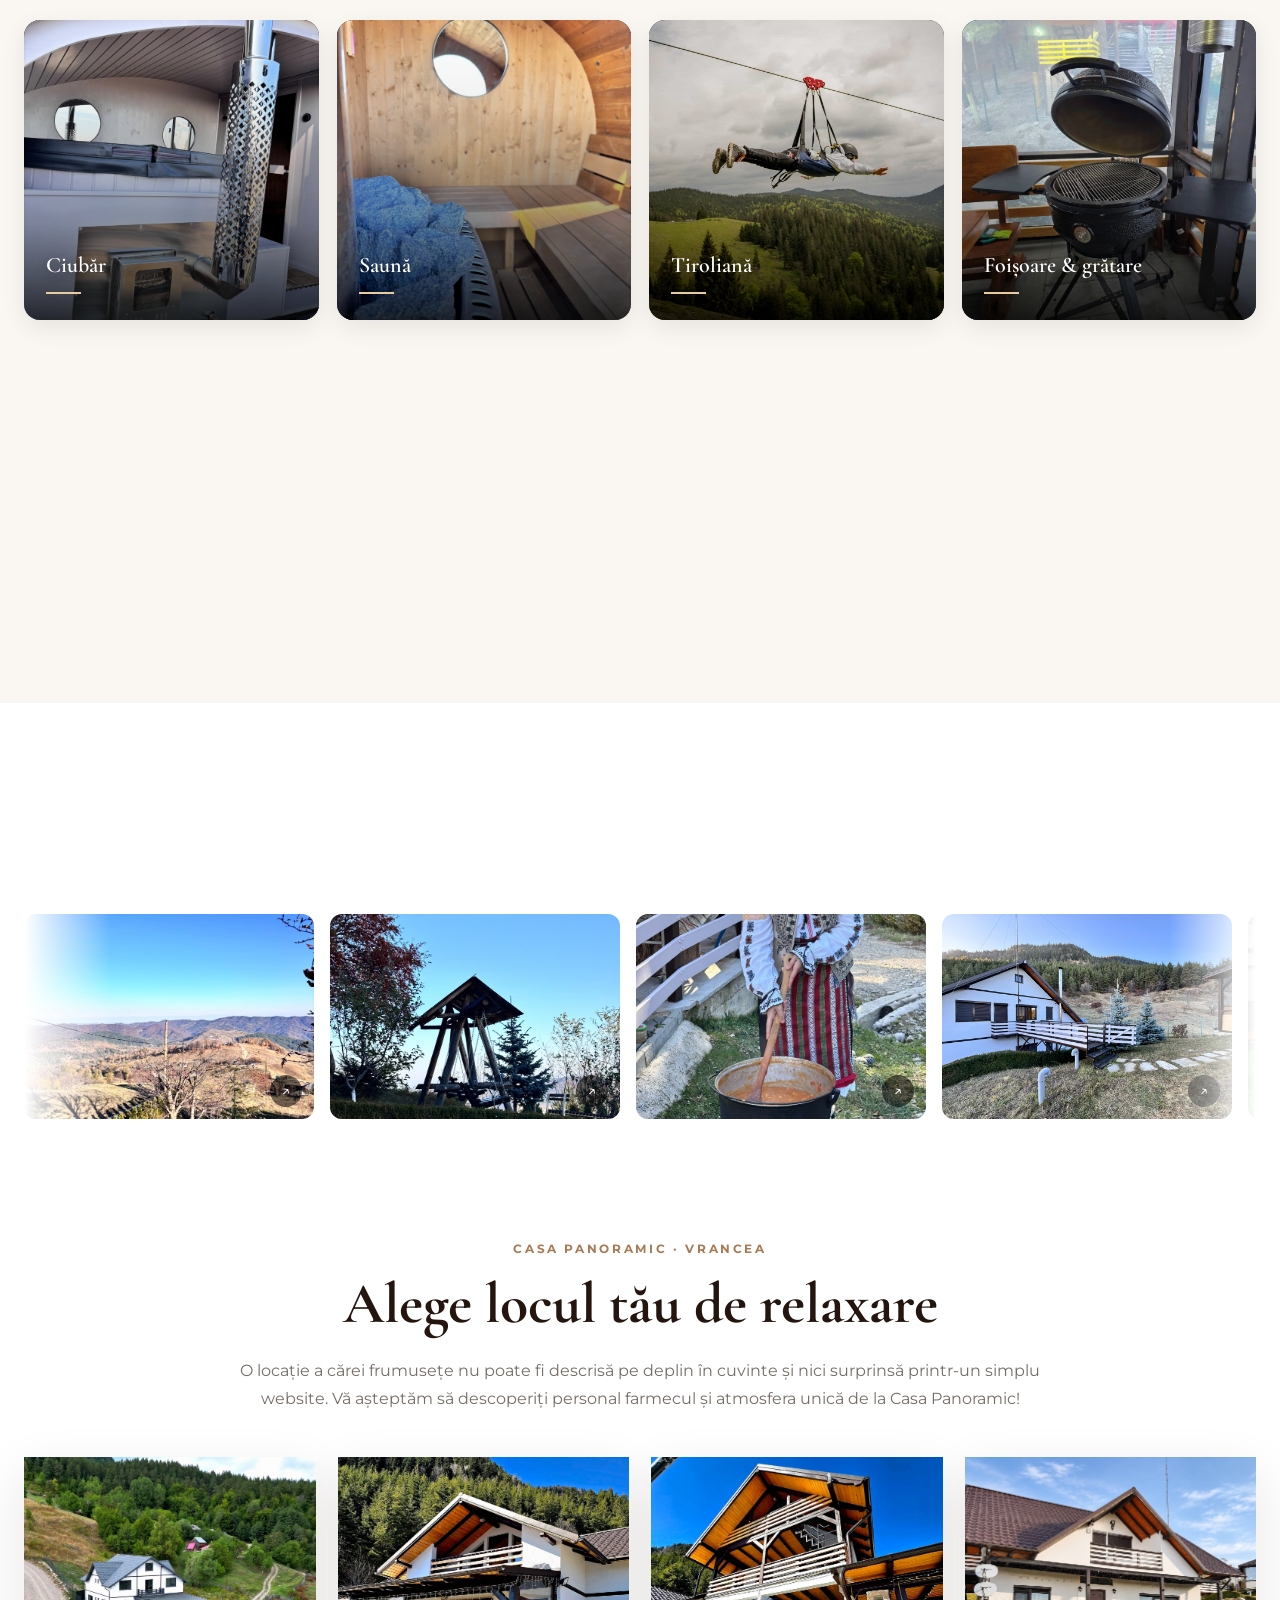
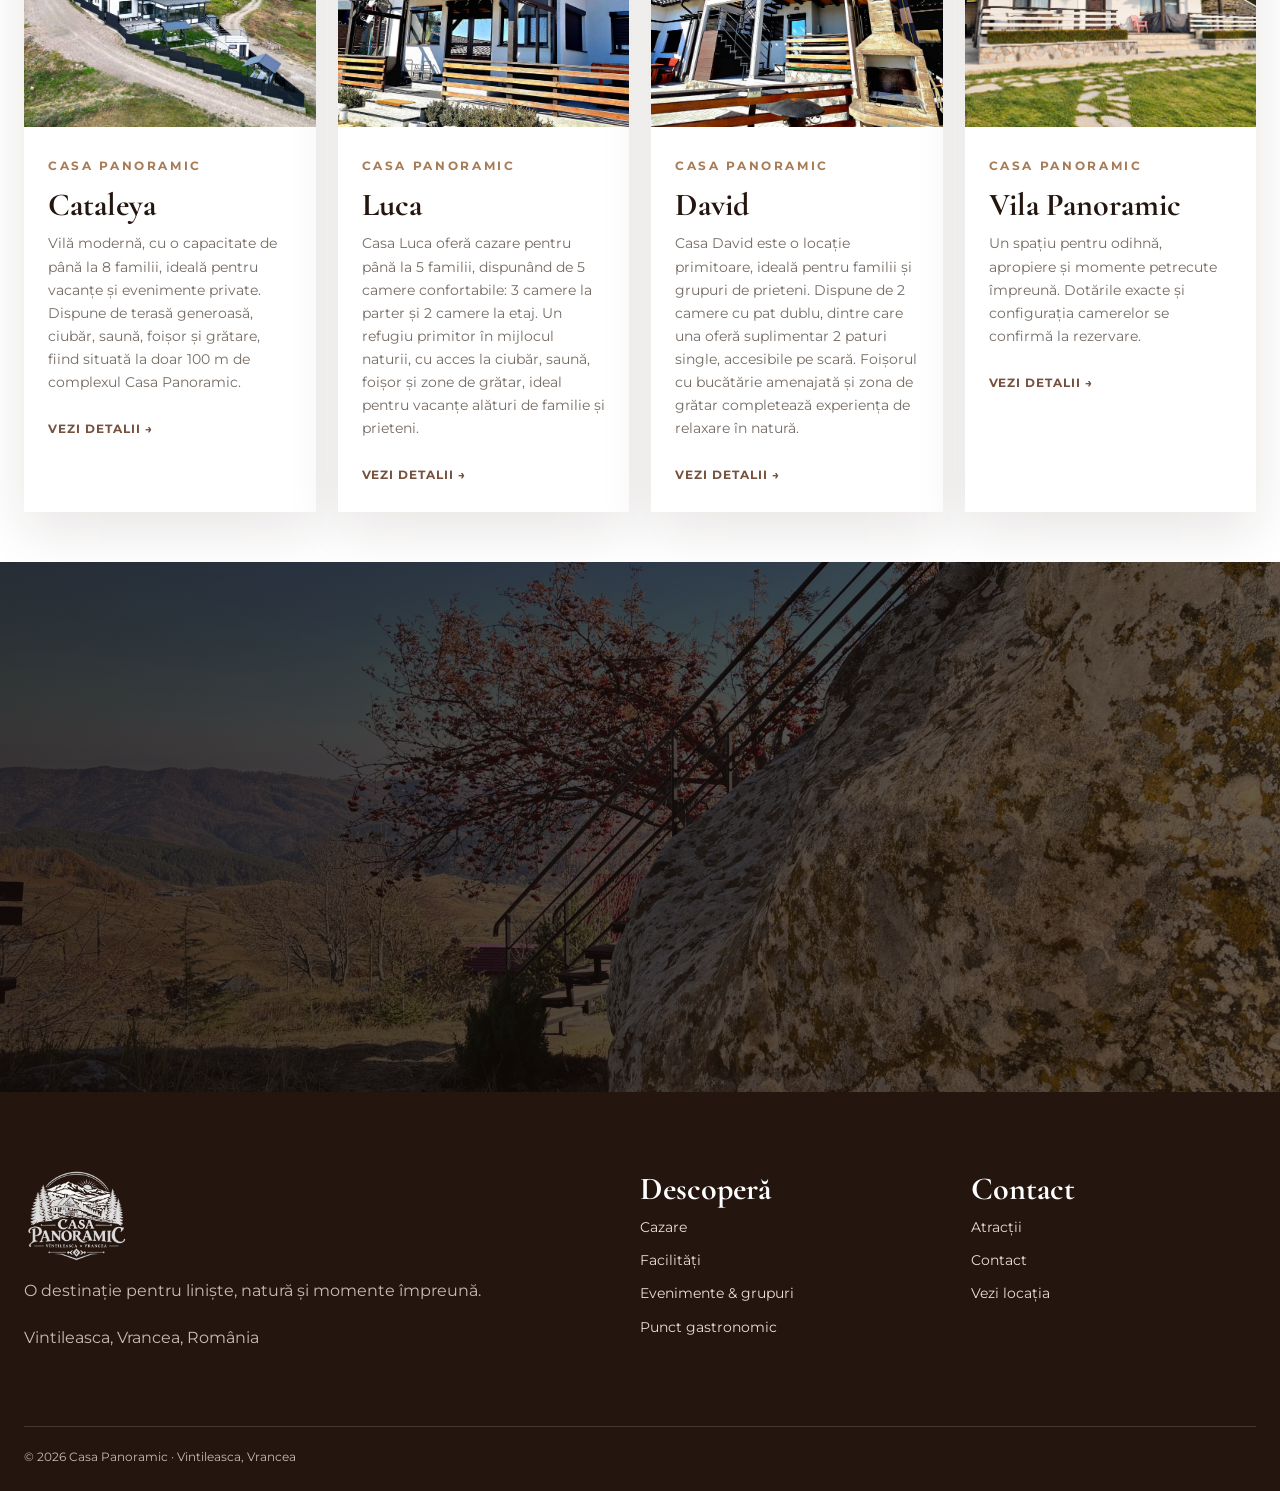
<file: vila-1.html>
<!doctype html>
<html lang="ro">
<head>
  <meta charset="utf-8">
  <meta name="viewport" content="width=device-width, initial-scale=1">

  <!-- SEO PRINCIPAL -->
  <title>Vila Cataleya | Cazare cu Ciubăr și Saună în Vrancea</title>

  <meta name="description" content="Descoperă Vila Cataleya din Vintileasca, Vrancea. Cazare pentru până la 8 familii, terasă pentru evenimente, ciubăr, saună, foișor și grătar, aproape de Casa Panoramic.">

  <meta name="robots" content="index, follow, max-image-preview:large">
  <meta name="author" content="Casa Panoramic Vintileasca">

  <link rel="canonical" href="https://casapanoramic.ro/vila-1.html">

  <!-- OPEN GRAPH - FACEBOOK / WHATSAPP -->
  <meta property="og:type" content="website">
  <meta property="og:locale" content="ro_RO">
  <meta property="og:site_name" content="Casa Panoramic Vintileasca">

  <meta property="og:title" content="Vila Cataleya | Cazare Vintileasca, Vrancea">

  <meta property="og:description" content="Vila Cataleya te așteaptă în Vintileasca, Vrancea. Cazare pentru grupuri și familii, terasă generoasă, ciubăr, saună, foișor și grătar.">

  <meta property="og:url" content="https://casapanoramic.ro/cataleya">

  <meta property="og:image" content="https://casapanoramic.ro/images/logo.png">
  <meta property="og:image:alt" content="Vila Cataleya - Casa Panoramic Vintileasca">

  <!-- TWITTER / X -->
  <meta name="twitter:card" content="summary_large_image">

  <meta name="twitter:title" content="Vila Cataleya | Cazare cu Ciubăr și Saună Vrancea">

  <meta name="twitter:description" content="Descoperă Vila Cataleya din Vintileasca: cazare pentru până la 8 familii, terasă, ciubăr, saună și relaxare în natură.">

  <meta name="twitter:image" content="https://casapanoramic.ro/images/logo.png">

  <!-- SCHEMA.ORG - VILA CATALEYA -->
  <script type="application/ld+json">
  {
    "@context": "https://schema.org",
    "@graph": [
      {
        "@type": "WebPage",
        "@id": "https://casapanoramic.ro/vila-1.html#webpage",
        "name": "Vila Cataleya - Cazare Vintileasca, Vrancea",
        "url": "https://casapanoramic.ro/vila-1.html",
        "description": "Vila Cataleya oferă cazare pentru până la 8 familii, terasă pentru evenimente, ciubăr, saună, foișor și grătar în Vintileasca, Vrancea.",
        "inLanguage": "ro-RO",
        "isPartOf": {
          "@type": "WebSite",
          "name": "Casa Panoramic Vintileasca",
          "url": "https://casapanoramic.ro/"
        },
        "mainEntity": {
          "@id": "https://casapanoramic.ro/vila-1.html#lodging"
        }
      },
      {
        "@type": "LodgingBusiness",
        "@id": "https://casapanoramic.ro/vila-1.html#lodging",
        "name": "Vila Cataleya - Casa Panoramic",
        "url": "https://casapanoramic.ro/vila-1.html",
        "image": "https://casapanoramic.ro/images/logo.png",
        "description": "Vilă de vacanță în Vintileasca, Vrancea, potrivită pentru grupuri și familii, cu terasă, ciubăr, saună, foișor și grătar.",
        "address": {
          "@type": "PostalAddress",
          "addressLocality": "Vintileasca",
          "addressRegion": "Vrancea",
          "addressCountry": "RO"
        },
        "amenityFeature": [
          {
            "@type": "LocationFeatureSpecification",
            "name": "Ciubăr",
            "value": true
          },
          {
            "@type": "LocationFeatureSpecification",
            "name": "Saună",
            "value": true
          },
          {
            "@type": "LocationFeatureSpecification",
            "name": "Terasă pentru evenimente",
            "value": true
          },
          {
            "@type": "LocationFeatureSpecification",
            "name": "Foișor",
            "value": true
          },
          {
            "@type": "LocationFeatureSpecification",
            "name": "Zonă de grătar",
            "value": true
          }
        ]
      }
    ]
  }
  </script>

  <!-- DESIGN -->
  <meta name="theme-color" content="#44291e">

  <!-- FONTURI -->
  <link rel="preconnect" href="https://fonts.googleapis.com">
  <link rel="preconnect" href="https://fonts.gstatic.com" crossorigin>

  <link href="https://fonts.googleapis.com/css2?family=Cormorant+Garamond:wght@400;500;600;700&family=Montserrat:wght@400;500;600;700&display=swap" rel="stylesheet">

  <!-- CSS -->
  <link rel="stylesheet" href="style.css">
</head>

<body>
  <div id="app"></div>

  <script src="config.js"></script>
  <script src="site.js"></script>
</body>
</html>
</file>
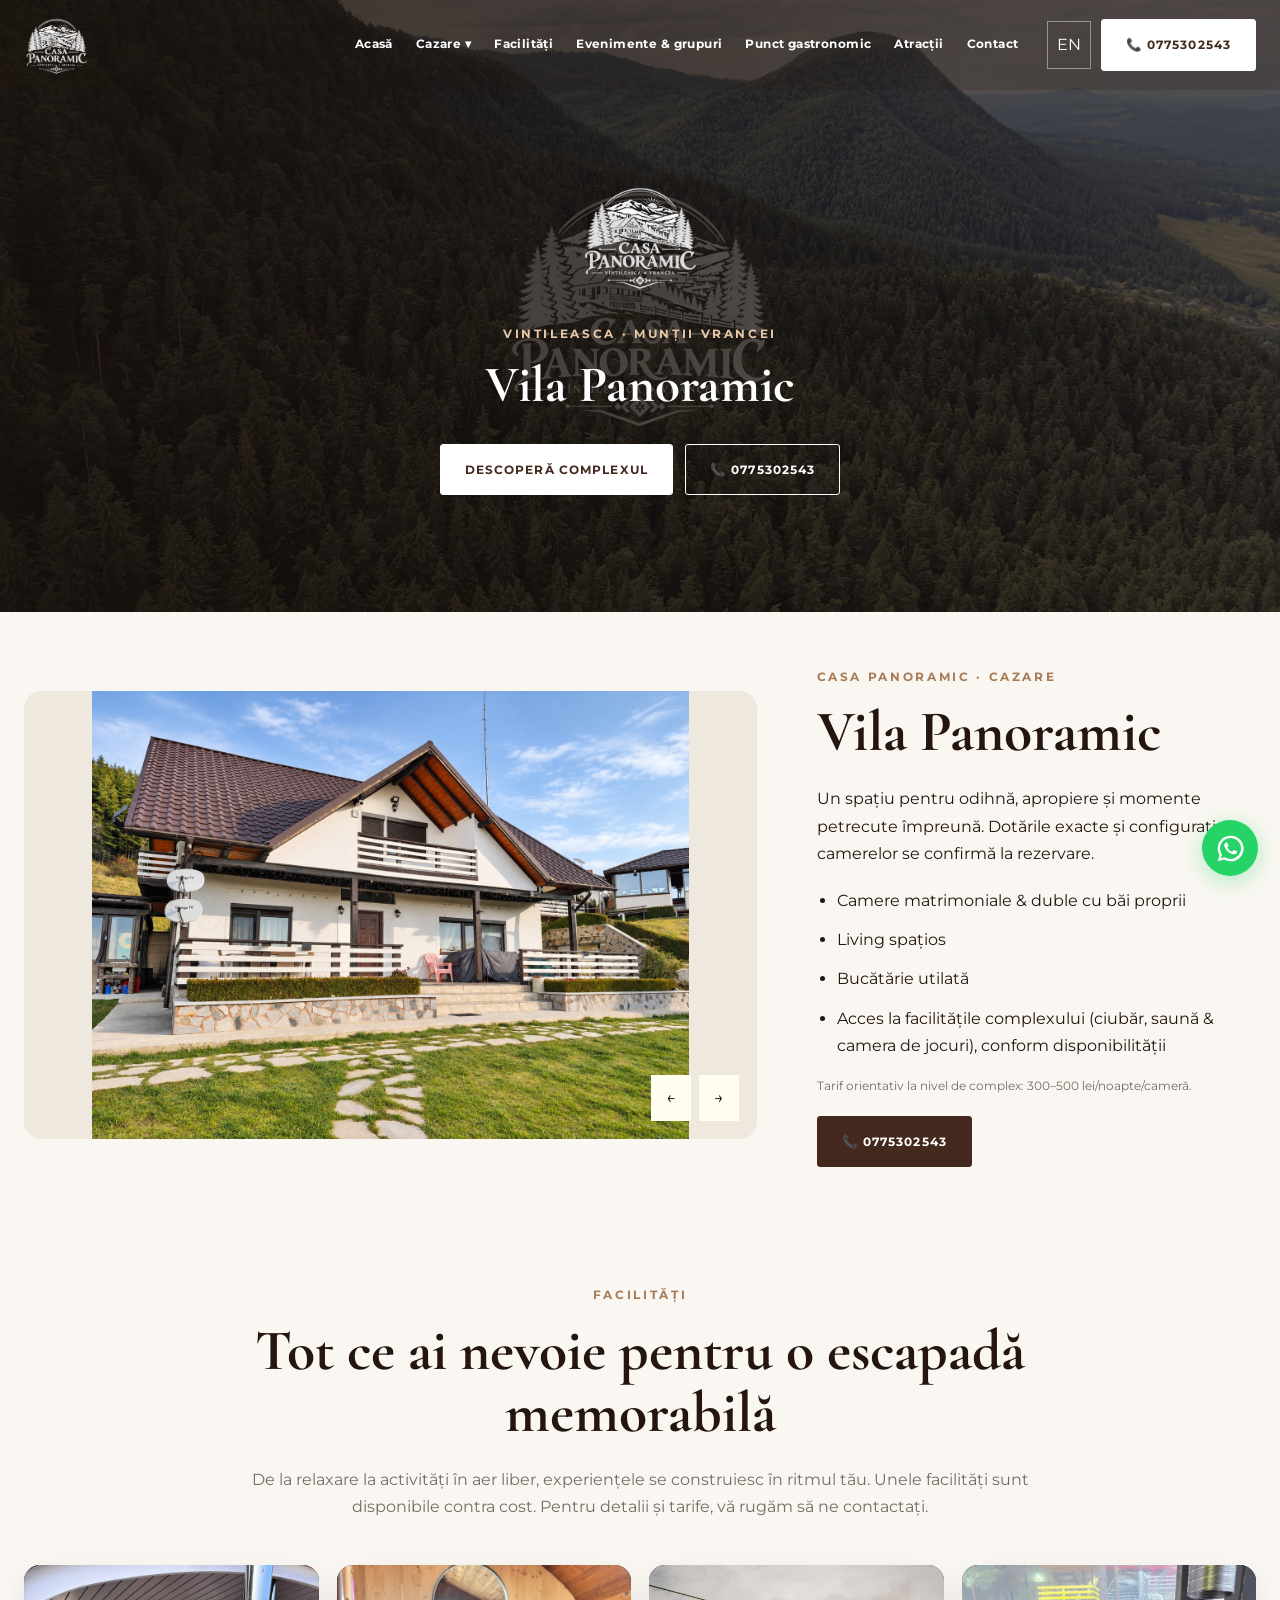
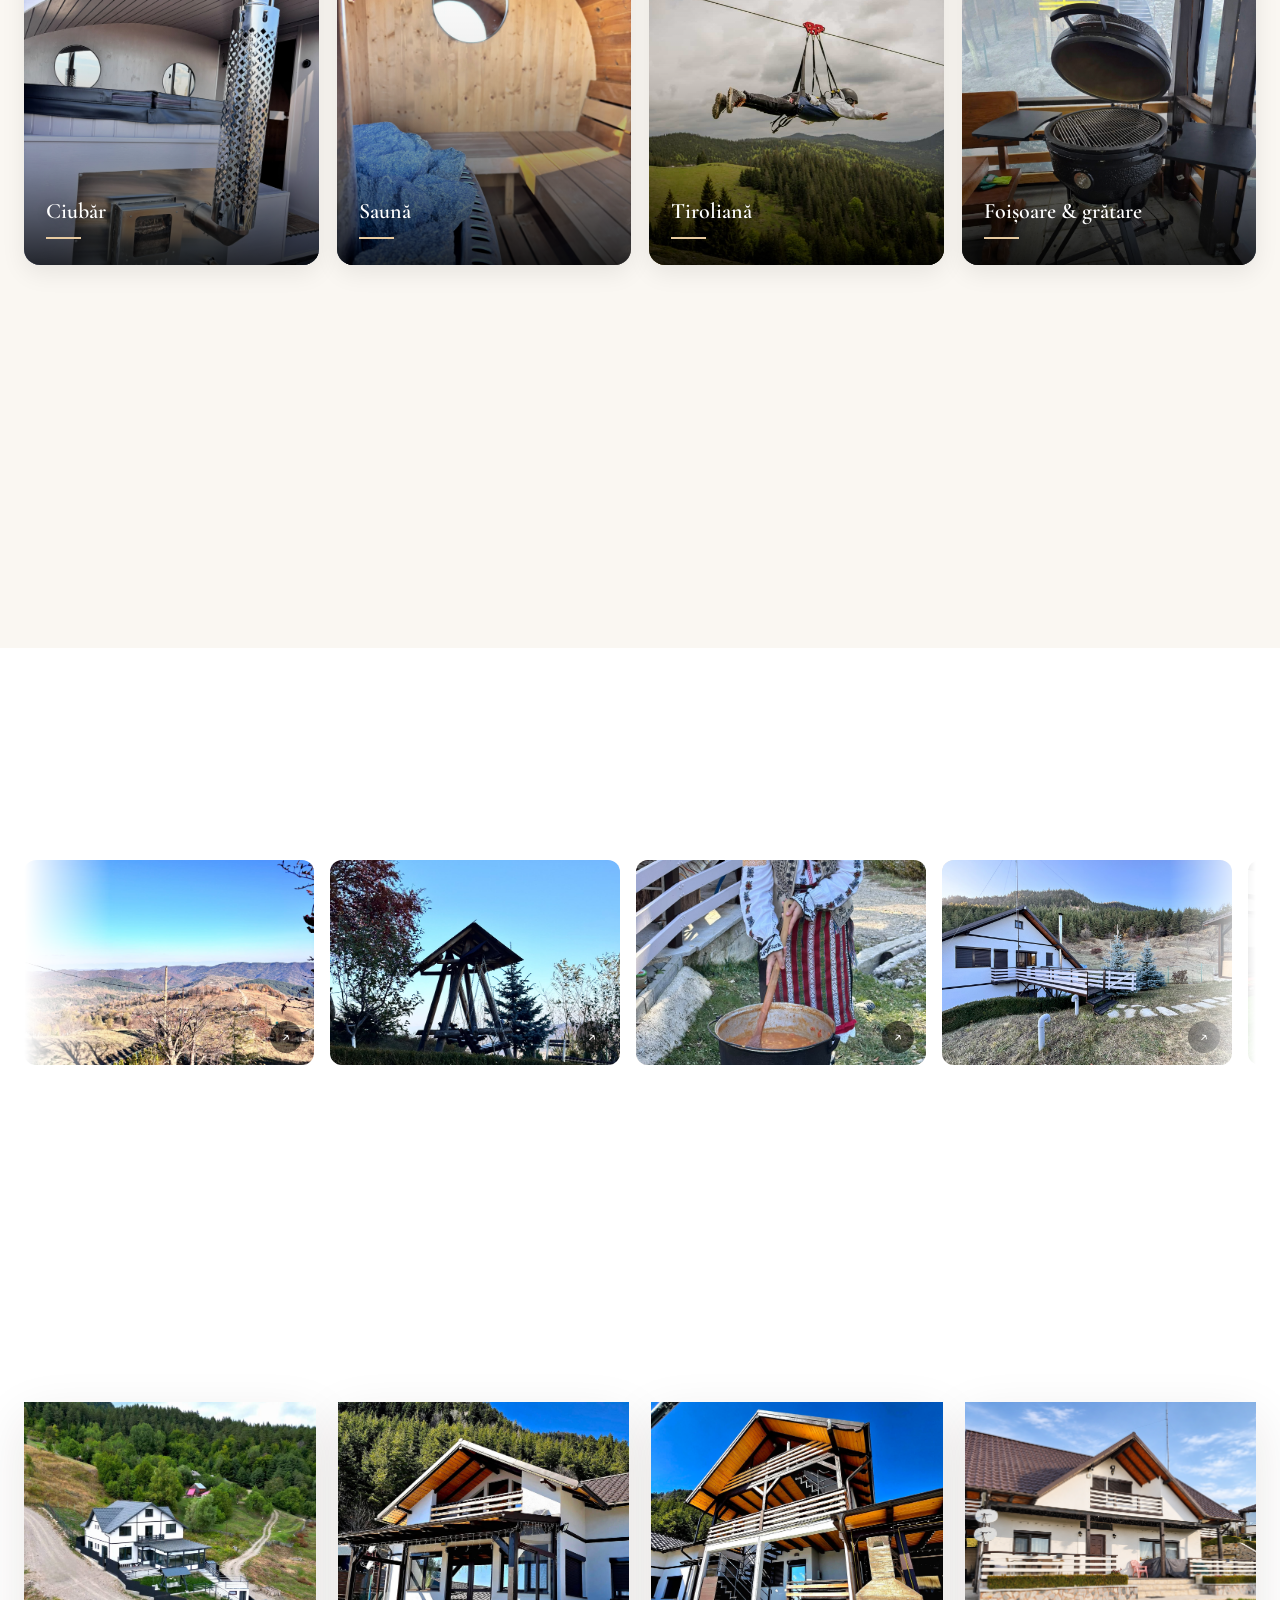
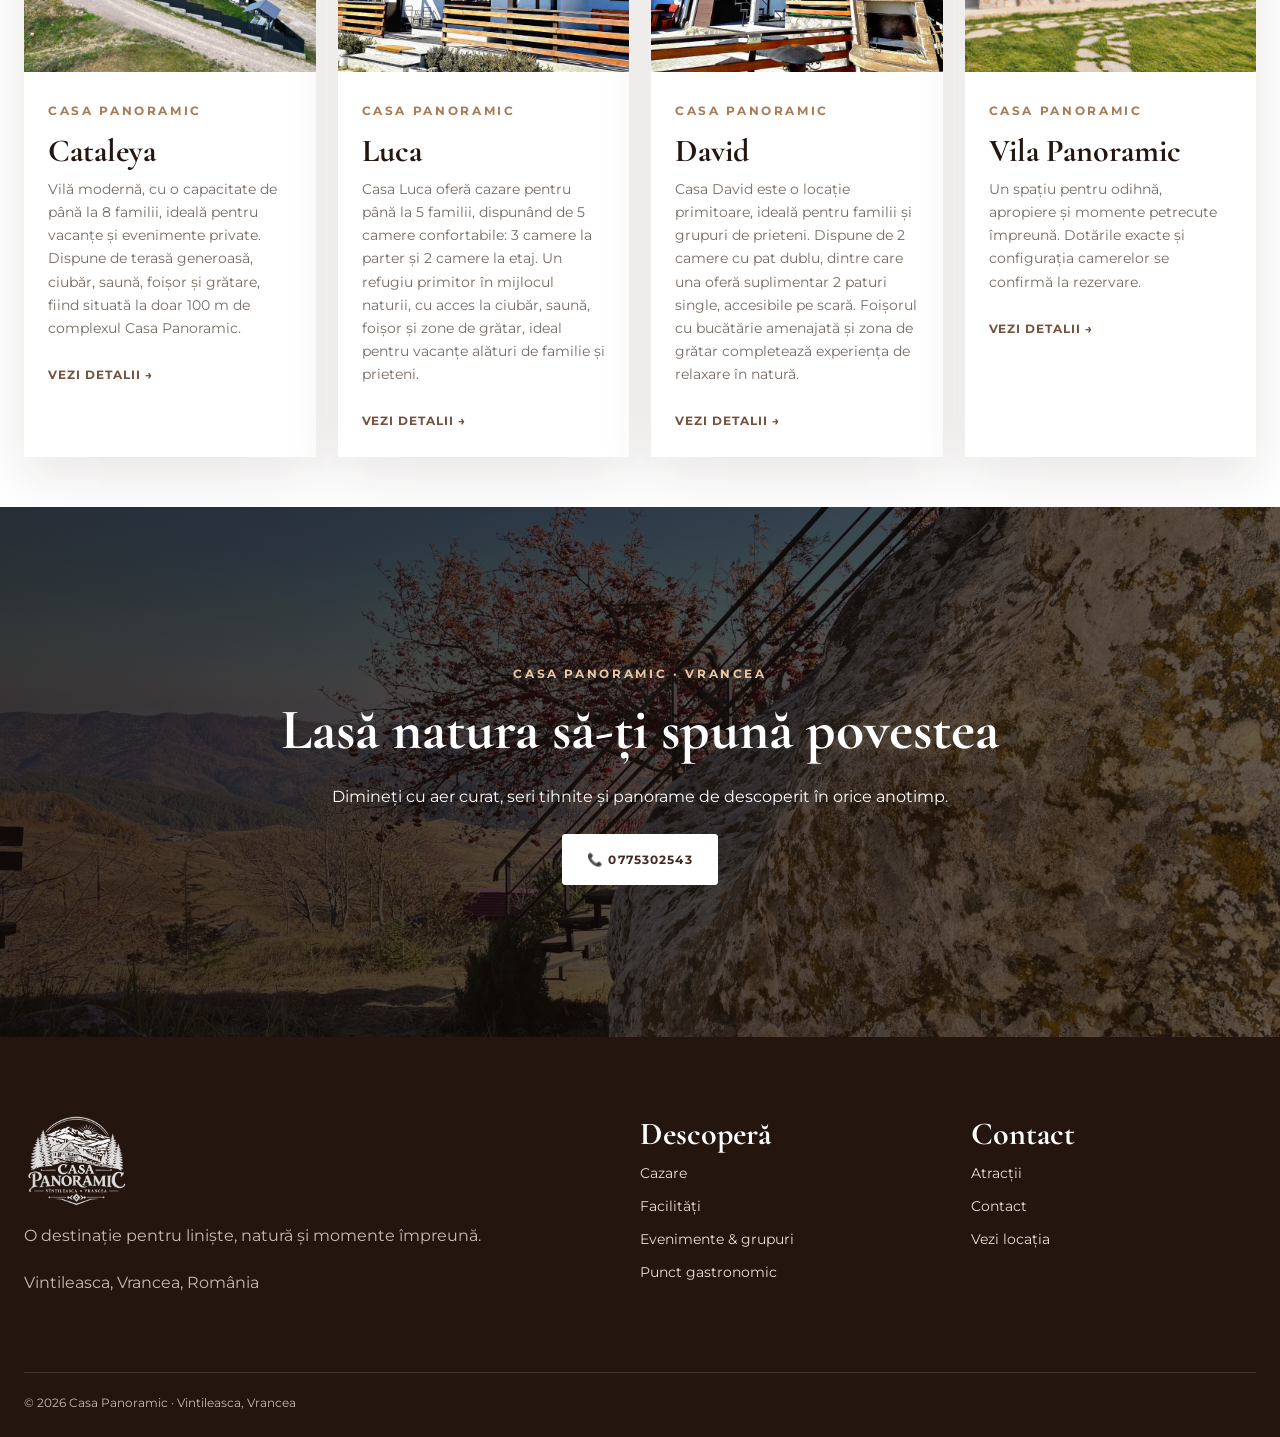
<file: vila-2.html>
<!doctype html>
<html lang="ro">
<head>
  <meta charset="utf-8">
  <meta name="viewport" content="width=device-width, initial-scale=1">

  <!-- SEO PRINCIPAL -->
  <title>Vila 2 | Cazare Vintileasca, Vrancea | Casa Panoramic</title>

  <meta name="description" content="Descoperă Vila 2 din cadrul Casa Panoramic Vintileasca, Vrancea. Cazare într-un cadru natural deosebit, ideal pentru relaxare și vacanțe alături de familie sau prieteni.">

  <meta name="robots" content="index, follow, max-image-preview:large">
  <meta name="author" content="Casa Panoramic Vintileasca">

  <link rel="canonical" href="https://casapanoramic.ro/vila-2.html">

  <!-- OPEN GRAPH - FACEBOOK / WHATSAPP -->
  <meta property="og:type" content="website">
  <meta property="og:locale" content="ro_RO">
  <meta property="og:site_name" content="Casa Panoramic Vintileasca">

  <meta property="og:title" content="Vila 2 | Cazare la Casa Panoramic Vintileasca">

  <meta property="og:description" content="Descoperă Vila 2 de la Casa Panoramic Vintileasca, Vrancea. O destinație de cazare în mijlocul naturii, pentru vacanțe și relaxare.">

  <meta property="og:url" content="https://casapanoramic.ro/vila-2.html">

  <meta property="og:image" content="https://casapanoramic.ro/images/logo.png">
  <meta property="og:image:alt" content="Vila 2 - Casa Panoramic Vintileasca">

  <!-- TWITTER / X -->
  <meta name="twitter:card" content="summary_large_image">

  <meta name="twitter:title" content="Vila 2 | Cazare Vintileasca, Vrancea">

  <meta name="twitter:description" content="Cazare și relaxare în natură la Vila 2, Casa Panoramic Vintileasca, Vrancea.">

  <meta name="twitter:image" content="https://casapanoramic.ro/images/logo.png">

  <!-- SCHEMA.ORG - VILA 2 -->
  <script type="application/ld+json">
  {
    "@context": "https://schema.org",
    "@graph": [
      {
        "@type": "WebPage",
        "@id": "https://casapanoramic.ro/vila-2.html#webpage",
        "name": "Vila 2 - Casa Panoramic Vintileasca",
        "url": "https://casapanoramic.ro/vila-2.html",
        "description": "Prezentarea Vilei 2 din cadrul complexului Casa Panoramic Vintileasca, Vrancea.",
        "inLanguage": "ro-RO",
        "isPartOf": {
          "@type": "WebSite",
          "name": "Casa Panoramic Vintileasca",
          "url": "https://casapanoramic.ro/"
        },
        "mainEntity": {
          "@id": "https://casapanoramic.ro/vila-2.html#lodging"
        }
      },
      {
        "@type": "LodgingBusiness",
        "@id": "https://casapanoramic.ro/vila-2.html#lodging",
        "name": "Vila 2 - Casa Panoramic",
        "url": "https://casapanoramic.ro/vila-2.html",
        "image": "https://casapanoramic.ro/images/logo.png",
        "description": "Unitate de cazare din cadrul Casa Panoramic Vintileasca, Vrancea, situată într-un cadru natural potrivit pentru relaxare.",
        "address": {
          "@type": "PostalAddress",
          "addressLocality": "Vintileasca",
          "addressRegion": "Vrancea",
          "addressCountry": "RO"
        }
      }
    ]
  }
  </script>

  <!-- DESIGN -->
  <meta name="theme-color" content="#44291e">

  <!-- FONTURI -->
  <link rel="preconnect" href="https://fonts.googleapis.com">
  <link rel="preconnect" href="https://fonts.gstatic.com" crossorigin>

  <link href="https://fonts.googleapis.com/css2?family=Cormorant+Garamond:wght@400;500;600;700&family=Montserrat:wght@400;500;600;700&display=swap" rel="stylesheet">

  <!-- CSS -->
  <link rel="stylesheet" href="style.css">
</head>

<body>
  <div id="app"></div>

  <script src="config.js"></script>
  <script src="site.js"></script>
</body>
</html>
</file>
<file: style.css>
:root{--chocolate:#44291e;--chocolate-dark:#24150f;--chocolate-light:#76513d;--cream:#faf7f2;--white:#fff;--sand:#e8ded0;--muted:#756c64;--accent:#a77b55;--overlay:rgba(24,16,12,.53);--radius:18px;--max:1240px;--shadow:0 18px 50px rgba(43,25,14,.11)}
*{box-sizing:border-box}html{scroll-behavior:smooth}body{margin:0;background:var(--cream);color:var(--chocolate-dark);font-family:'Montserrat',Arial,sans-serif;line-height:1.7}h1,h2,h3,.brand{font-family:'Cormorant Garamond',Georgia,serif;line-height:1.08}h1{font-size:clamp(2.5rem,4vw,7rem);margin:18px 0}h2{font-size:clamp(2.6rem,4.5vw,4.7rem);margin:12px 0 22px}h3{font-size:2rem;margin:10px 0}p{margin:0 0 20px}a{text-decoration:none;color:inherit}img{display:block;max-width:100%}button,input,textarea{font:inherit}.container{width:min(var(--max),calc(100% - 48px));margin:auto}.eyebrow{text-transform:uppercase;letter-spacing:.23em;font-size:.72rem;font-weight:700;color:var(--accent)}.btn{display:inline-flex;align-items:center;justify-content:center;gap:12px;background:var(--chocolate);color:var(--white);padding:14px 24px;border:1px solid var(--chocolate);border-radius:3px;font-size:.78rem;letter-spacing:.09em;text-transform:uppercase;font-weight:700;cursor:pointer;transition:.25s}.btn:hover{background:var(--chocolate-light);transform:translateY(-2px)}.btn.light{background:var(--white);color:var(--chocolate);border-color:var(--white)}.btn.outline{background:transparent;color:inherit;border-color:currentColor}.site-header{position:fixed;top:0;left:0;width:100%;z-index:100;background:rgba(35,22,16,.18);color:white;transition:.3s}.site-header.scrolled,.site-header.open{background:var(--chocolate-dark);box-shadow:0 8px 30px #0002}.nav{height:90px;display:flex;align-items:center;gap:28px}.brand{font-size:2rem;font-weight:700;white-space:nowrap}.brand small{display:block;font:500 .55rem Montserrat,Arial,sans-serif;letter-spacing:.24em;text-transform:uppercase}.nav-links{display:flex;align-items:center;gap:23px;margin-left:auto}.nav-links>a,.dropdown-toggle{font-size:.73rem;font-weight:700;letter-spacing:.035em;color:inherit}.dropdown{position:relative}.dropdown-toggle{border:0;background:transparent;cursor:pointer;padding:16px 0}.dropdown-menu{position:absolute;top:100%;left:0;min-width:210px;background:var(--white);color:var(--chocolate);box-shadow:var(--shadow);padding:10px;display:none}.dropdown:hover .dropdown-menu,.dropdown:focus-within .dropdown-menu,.dropdown.active .dropdown-menu{display:grid}.dropdown-menu a{padding:9px 12px;font-size:.8rem}.dropdown-menu a:hover{background:var(--cream)}.nav-actions{display:flex;align-items:center;gap:10px}.lang{background:transparent;color:white;border:1px solid #ffffff70;padding:9px;cursor:pointer}.menu-toggle{display:none;background:none;color:white;border:0;font-size:1.6rem}.hero,.video-band{position:relative;overflow:hidden;color:white;background:var(--chocolate-dark)}.hero{min-height:100svh;display:flex;align-items:center;text-align:center}.hero.inner{min-height:68vh}.hero:after,.video-band:after{content:'';position:absolute;inset:0;background:linear-gradient(90deg,rgba(18,10,6,.6),rgba(18,10,6,.28)),var(--overlay)}.hero video,.video-band video,.hero .fallback,.video-band .fallback{position:absolute;width:100%;height:100%;inset:0;object-fit:cover}.hero .content,.video-band .content{position:relative;z-index:2;width:min(960px,calc(100% - 40px));margin:auto;padding:150px 0 90px}.hero .eyebrow,.video-band .eyebrow{color:#e7c8a5}.hero p{font-size:1.05rem;max-width:680px;margin:0 auto 30px}.hero-buttons{display:flex;justify-content:center;gap:12px;flex-wrap:wrap}.section{padding:50px 0}.section.alt{background:white}.section-head{text-align:center;max-width:800px;margin:0 auto 45px}.section-head p{color:var(--muted)}.split{display:grid;grid-template-columns:1fr 1fr;gap:8%;align-items:center}.split .image-wrap{position:relative}.split img{width:100%;height:520px;object-fit:cover}.split .image-wrap:after{content:'';position:absolute;border:1px solid var(--accent);inset:22px -22px -22px 22px;pointer-events:none}.split.reverse .image-wrap{order:2}.stat-row{display:grid;grid-template-columns:repeat(4,1fr);gap:24px;margin-top:38px}.stat strong{display:block;font-family:'Cormorant Garamond',Georgia,serif;font-size:2.7rem;color:var(--chocolate)}.stat span{font-size:.75rem;color:var(--muted);text-transform:uppercase;letter-spacing:.1em}.cards{display:grid;grid-template-columns:repeat(4,1fr);gap:22px}.card{background:white;box-shadow:var(--shadow);overflow:hidden;transition:transform .3s}.card:hover{transform:translateY(-7px)}.card img{height:270px;width:100%;object-fit:cover;transition:transform .6s}.card:hover img{transform:scale(1.045)}.card .card-body{padding:24px}.card p{font-size:.85rem;color:var(--muted)}.card .text-link{font-weight:700;font-size:.78rem;color:var(--chocolate-light);text-transform:uppercase;letter-spacing:.08em}.video-band{min-height:530px;display:flex;align-items:center;text-align:center}.video-band .content{padding:120px 0}.video-band p{max-width:680px;margin:0 auto 24px}.feature-grid{display:grid;grid-template-columns:repeat(4,1fr);gap:18px}.feature{padding:35px 20px;background:white;border:1px solid var(--sand);text-align:center}.feature .symbol{font-size:2rem;color:var(--accent)}.feature h3{font-size:1.6rem}.photo-triptych{display:grid;grid-template-columns:repeat(3,1fr);gap:14px}.photo-triptych img{height:350px;width:100%;object-fit:cover;border-radius:14px;}.duo-images{display:grid;grid-template-columns:1fr 1.2fr 1fr;gap:25px;align-items:center}.duo-images img{height:390px;width:100%;object-fit:cover}.duo-images .middle{text-align:center}.marquee{overflow:hidden;mask-image:linear-gradient(to right,transparent,black 7%,black 93%,transparent)}.marquee-track{display:flex;width:max-content;gap:14px;animation:move 55s linear infinite}.marquee:hover .marquee-track{animation-play-state:paused}.marquee img{width:360px;height:270px;object-fit:cover;flex:none}@keyframes move{to{transform:translateX(-50%)}}.attraction-grid{display:grid;grid-template-columns:repeat(3,1fr);gap:20px}.attraction-grid article{position:relative;min-height:350px;overflow:hidden}.attraction-grid img{width:100%;height:350px;object-fit:cover}.attraction-grid h3{position:absolute;bottom:0;left:0;right:0;color:white;margin:0;padding:60px 20px 20px;background:linear-gradient(transparent,#000b);font-size:1.8rem}.slider{position:relative;overflow:hidden}.slider-viewport{overflow:hidden}.slider-track{display:flex;transition:transform .6s ease}.slider-track img{width:100%;aspect-ratio:16/9;object-fit:cover;flex:0 0 100%}.slider-controls{position:absolute;bottom:18px;right:18px;display:flex;gap:8px}.slider-controls button{background:#fffdf0;border:0;padding:9px 15px;cursor:pointer}.unit-layout{display:grid;grid-template-columns:1.25fr .75fr;gap:60px;align-items:center}.checklist{padding-left:20px}.checklist li{margin:12px 0}.contact-grid{display:grid;grid-template-columns:1fr 1fr;gap:70px}.contact-grid input,.contact-grid textarea{display:block;width:100%;border:1px solid var(--sand);padding:15px;margin:0 0 14px;background:white}.contact-grid textarea{min-height:160px}.footer{background:var(--chocolate-dark);color:white;padding:70px 0 24px}.footer-grid{display:grid;grid-template-columns:2fr 1fr 1fr;gap:45px}.footer a{display:block;font-size:.85rem;margin-bottom:10px;color:#e9ded7}.footer p{color:#c8bcb4}.footer-bottom{border-top:1px solid #ffffff25;padding-top:20px;margin-top:55px;font-size:.75rem;color:#c8bcb4}.reveal{opacity:0;transform:translateY(25px);transition:opacity .8s,transform .8s}.reveal.visible{opacity:1;transform:none}.center{text-align:center}.mt{margin-top:36px}.floating-contact{position:fixed;bottom:25px;right:25px;z-index:90;border-radius:50%;height:56px;width:56px;background:var(--chocolate);color:white;display:grid;place-items:center;box-shadow:var(--shadow);font-size:1.3rem}.notice{font-size:.78rem;color:var(--muted)}
@media(max-width:1100px){.nav-links{gap:12px}.nav-links>a,.dropdown-toggle{font-size:.65rem}.cards{grid-template-columns:repeat(2,1fr)}.feature-grid{grid-template-columns:repeat(2,1fr)}}
@media(max-width:850px){.nav{height:75px}.menu-toggle{display:block}.nav-links{display:none;position:absolute;top:75px;left:0;right:0;background:var(--chocolate-dark);padding:22px 24px;max-height:calc(100vh - 75px);overflow:auto;flex-direction:column;align-items:stretch;gap:12px}.site-header.open .nav-links{display:flex}.dropdown-menu{position:static;box-shadow:none;background:#ffffff10;color:white;margin-top:5px}.nav-actions{margin-left:auto}.nav-actions .btn{display:none}.split,.unit-layout,.contact-grid{grid-template-columns:1fr;gap:35px}.split.reverse .image-wrap{order:0}.split img{height:380px}.stat-row{grid-template-columns:repeat(2,1fr)}.duo-images{grid-template-columns:1fr 1fr}.duo-images .middle{grid-column:1/-1;grid-row:1}.duo-images img{height:250px}.attraction-grid{grid-template-columns:1fr 1fr}.footer-grid{grid-template-columns:1fr 1fr}.footer-grid>div:first-child{grid-column:1/-1}}
@media(max-width:540px){.container{width:calc(100% - 32px)}.section{padding:75px 0}.hero .content{padding:140px 0 70px}.cards,.feature-grid,.attraction-grid,.photo-triptych{grid-template-columns:1fr}.card img{height:280px}.photo-triptych img{height:240px}.stat-row{gap:10px}.stat strong{font-size:2.1rem}.duo-images{gap:8px}.duo-images img{height:200px}.marquee img{width:260px;height:200px}.footer-grid{grid-template-columns:1fr}.footer-grid>div:first-child{grid-column:auto}.hero.inner{min-height:60vh}.slider-track img{aspect-ratio:4/3}.brand{font-size:1.55rem}}
@media(prefers-reduced-motion:reduce){*,*:before,*:after{animation-duration:.01ms!important;transition-duration:.01ms!important}.reveal{opacity:1;transform:none}}

/* CASA PANORAMIC — GALERII RESPONSIVE SI LIGHTBOX */
html,body{max-width:100%;overflow-x:clip}
.unit-layout,.unit-layout>div,.slider,.slider-viewport{min-width:0;max-width:100%}
.slider{width:100%;overflow:hidden;border-radius:var(--radius);background:#eee8df}
.slider-viewport{width:100%;overflow:hidden}
.slider-track{display:flex;width:100%;transition:transform .6s ease;will-change:transform}
.slider-track .cp-slide{display:flex;align-items:center;justify-content:center;flex:0 0 100%;min-width:0;width:100%;height:clamp(260px,35vw,490px);padding:0;border:0;background:#eee8df;cursor:zoom-in}
.slider-track .cp-slide img{display:block;width:100%;height:100%;max-width:100%;object-fit:contain;aspect-ratio:auto}
.slider-controls{z-index:2}
.cp-gallery-grid{display:grid;grid-template-columns:repeat(4,minmax(0,1fr));gap:14px;width:100%;min-width:0}
.cp-gallery-item{position:relative;display:flex;align-items:center;justify-content:center;min-width:0;width:100%;height:215px;padding:0;border:1px solid var(--sand);border-radius:10px;overflow:hidden;background:#eee8df;cursor:zoom-in}
.cp-gallery-item img{width:100%;height:100%;max-width:100%;object-fit:contain;transition:transform .3s ease}
.cp-gallery-item:hover img{transform:scale(1.035)}
.cp-gallery-zoom{position:absolute;right:9px;bottom:9px;display:grid;place-items:center;width:30px;height:30px;border-radius:50%;background:var(--chocolate);color:white;font-size:17px}
.cp-lightbox[hidden]{display:none!important}
.cp-lightbox{position:fixed;inset:0;z-index:99999;display:flex;align-items:center;justify-content:center;background:rgba(13,10,8,.96);color:white;touch-action:pan-y}
body.cp-lightbox-open{overflow:hidden}
.cp-lb-content{display:flex;flex-direction:column;align-items:center;justify-content:center;max-width:calc(100vw - 120px);width:100%;height:100%;padding:45px 0;min-width:0}
.cp-lb-content img{display:block;max-width:100%;max-height:calc(100dvh - 115px);width:auto;height:auto;object-fit:contain}
.cp-lb-count{padding-top:12px;font-size:13px;letter-spacing:.12em}
.cp-lightbox button{position:absolute;z-index:2;border:1px solid #ffffff55;background:#24150fc9;color:white;cursor:pointer;border-radius:50%;width:46px;height:46px;font-size:30px;line-height:1}
.cp-lb-close{top:16px;right:16px}.cp-lb-prev{left:14px;top:50%;transform:translateY(-50%)}.cp-lb-next{right:14px;top:50%;transform:translateY(-50%)}
@media(max-width:850px){.cp-gallery-grid{grid-template-columns:repeat(3,minmax(0,1fr))}.cp-gallery-item{height:180px}.unit-layout{grid-template-columns:minmax(0,1fr)}}
@media(max-width:540px){.cp-gallery-grid{grid-template-columns:repeat(2,minmax(0,1fr));gap:9px}.cp-gallery-item{height:155px}.slider-track .cp-slide{height:310px}.cp-lb-content{max-width:calc(100vw - 24px);padding:70px 0}.cp-lb-content img{max-height:calc(100dvh - 155px)}.cp-lb-prev,.cp-lb-next{top:auto;bottom:15px;transform:none}.cp-lb-prev{left:16px}.cp-lb-next{right:16px}}

/* ==========================================
   CASA PANORAMIC - VIDEOCLIPURI UNITĂȚI
========================================== */

.cp-unit-videos {
  width: 100%;
  overflow: hidden;
}

.unit-video-grid {
  display: grid;
  grid-template-columns: repeat(2, minmax(0, 1fr));
  gap: 30px;
  width: 100%;
}

.unit-video-card {
  min-width: 0;
  overflow: hidden;
  background: #fff;
  border: 1px solid var(--sand);
  box-shadow: var(--shadow);
  border-radius: 12px;
}

.unit-video-media {
  position: relative;
  width: 100%;
  overflow: hidden;
  background: #1c130e;
}

.unit-video-media video {
  display: block;
  width: 100%;
  max-width: 100%;
  aspect-ratio: 16 / 9;
  object-fit: contain;
  background: #1c130e;
}

.unit-video-info {
  padding: 22px 25px 26px;
}

.unit-video-info .eyebrow {
  color: var(--accent);
}

.unit-video-info h3 {
  margin: 8px 0 0;
  font-size: clamp(1.5rem, 2.5vw, 2rem);
  color: var(--chocolate);
}

@media (max-width: 767px) {
  .unit-video-grid {
    grid-template-columns: 1fr;
    gap: 22px;
  }

  .unit-video-info {
    padding: 18px 20px;
  }
}


/* ==========================================
   CASA PANORAMIC - REELS COMPACT
========================================== */

/* Aceeași secțiune cu prezentarea casei */

.cp-unit-main-section {
  padding-bottom: 48px;
}

.cp-unit-main-section .unit-layout {
  margin-bottom: 0;
}

.cp-unit-reels-block {
  width: 100%;
  margin: 42px auto 0;
  padding: 0;
  text-align: center;
}

.cp-unit-reels-heading {
  max-width: 700px;
  margin: 0 auto 24px;
}

.cp-unit-reels-heading .eyebrow {
  display: block;
  margin-bottom: 9px;
}

.cp-unit-reels-heading h2 {
  margin: 0 0 10px;
  color: var(--chocolate);
  font-size: clamp(1.8rem, 3vw, 2.5rem);
}

.cp-unit-reels-heading p {
  margin: 0;
  color: var(--muted);
  line-height: 1.6;
}

/* Slider video - compact pe desktop */

.cp-reels {
  position: relative;
  width: min(100%, 310px);
  margin: 0 auto;
  overflow: hidden;
  border-radius: 14px;
  background: #17100d;
  box-shadow: 0 15px 45px rgba(35,20,12,.17);
  isolation: isolate;
  outline-offset: 5px;
}

.cp-reels-viewport {
  position: relative;
  width: 100%;
  overflow: hidden;
  touch-action: pan-y;
}

.cp-reels-track {
  display: flex;
  width: 100%;
  transition: transform .4s cubic-bezier(.22,1,.36,1);
  will-change: transform;
}

.cp-reel {
  position: relative;
  flex: 0 0 100%;
  width: 100%;
  min-width: 0;
  aspect-ratio: 9 / 16;
  overflow: hidden;
  background: #17100d;
  cursor: pointer;
}

.cp-reel video {
  position: absolute;
  inset: 0;
  display: block;
  width: 100%;
  height: 100%;
  object-fit: contain;
  background: #17100d;
  pointer-events: none;
}

/* Gradient discret peste video */

.cp-reel-shade {
  position: absolute;
  z-index: 1;
  inset: 0;
  pointer-events: none;
  background: linear-gradient(
    to top,
    rgba(0,0,0,.78) 0%,
    rgba(0,0,0,.22) 24%,
    transparent 48%
  );
}

/* Titlul peste video */

.cp-reel-overlay {
  position: absolute;
  z-index: 2;
  left: 0;
  right: 0;
  bottom: 0;
  padding: 45px 18px 35px;
  text-align: left;
  color: #fff;
  pointer-events: none;
}

.cp-reel-label {
  display: block;
  margin-bottom: 6px;
  color: #e7c8a5;
  font-family: 'Montserrat', sans-serif;
  font-size: 9px;
  font-weight: 700;
  letter-spacing: .16em;
}

.cp-reel-overlay h3 {
  margin: 0;
  color: #fff;
  font-size: clamp(1.35rem, 2vw, 1.8rem);
  line-height: 1.15;
}

/* Buton Play / Pause */

.cp-reel-toggle {
  position: absolute;
  z-index: 4;
  top: 50%;
  left: 50%;
  transform: translate(-50%, -50%);
  display: grid;
  place-items: center;
  width: 55px;
  height: 55px;
  padding: 0;
  border: 1px solid rgba(255,255,255,.4);
  border-radius: 50%;
  background: rgba(20,12,8,.48);
  color: #fff;
  font-size: 24px;
  cursor: pointer;
  backdrop-filter: blur(8px);
  opacity: 0;
  transition: opacity .2s, background .2s;
}

.cp-reel:hover .cp-reel-toggle,
.cp-reel-toggle:focus-visible,
.cp-reel.cp-reel-paused .cp-reel-toggle {
  opacity: 1;
}

.cp-reel-toggle:hover {
  background: rgba(20,12,8,.75);
}

.cp-reel-toggle-icon {
  display: block;
  line-height: 1;
}

/* Săgeți */

.cp-reels-prev,
.cp-reels-next {
  position: absolute;
  z-index: 5;
  top: 50%;
  transform: translateY(-50%);
  display: grid;
  place-items: center;
  width: 34px;
  height: 34px;
  padding: 0;
  border: 1px solid rgba(255,255,255,.3);
  border-radius: 50%;
  background: rgba(20,12,8,.5);
  color: #fff;
  font-size: 25px;
  line-height: 1;
  cursor: pointer;
  backdrop-filter: blur(7px);
  transition: background .2s;
}

.cp-reels-prev:hover,
.cp-reels-next:hover {
  background: rgba(68,41,30,.9);
}

.cp-reels-prev {
  left: 9px;
}

.cp-reels-next {
  right: 9px;
}

.cp-reels-prev[hidden],
.cp-reels-next[hidden] {
  display: none !important;
}

/* Contor clipuri */

.cp-reels-counter {
  position: absolute;
  z-index: 5;
  top: 12px;
  right: 12px;
  display: flex;
  align-items: center;
  gap: 6px;
  padding: 6px 10px;
  border-radius: 20px;
  background: rgba(0,0,0,.5);
  color: #fff;
  font-family: 'Montserrat', sans-serif;
  font-size: 11px;
  font-weight: 700;
  font-variant-numeric: tabular-nums;
  letter-spacing: .06em;
  backdrop-filter: blur(6px);
}

.cp-reels-separator {
  opacity: .55;
}

/* Progres video */

.cp-reels-progress {
  position: absolute;
  z-index: 6;
  bottom: 0;
  left: 0;
  width: 100%;
  height: 3px;
  background: rgba(255,255,255,.25);
  pointer-events: none;
}

.cp-reels-progress-fill {
  width: 0%;
  height: 100%;
  background: #e7c8a5;
}

/* Mesaj eroare video */

.cp-reel-error {
  position: absolute;
  z-index: 8;
  inset: 0;
  display: flex;
  flex-direction: column;
  align-items: center;
  justify-content: center;
  gap: 14px;
  padding: 25px;
  background: rgba(23,16,13,.94);
  color: white;
  text-align: center;
  font-size: 13px;
}

.cp-reel-error[hidden] {
  display: none !important;
}

.cp-reel-error button {
  padding: 10px 18px;
  border: 1px solid rgba(255,255,255,.45);
  border-radius: 6px;
  background: transparent;
  color: white;
  font: inherit;
  cursor: pointer;
}

.cp-reel-error button:hover {
  background: rgba(255,255,255,.12);
}

/* Instrucțiune sub slider */

.cp-reels-hint {
  margin: 13px auto 0;
  color: var(--muted);
  font-size: 12px;
  line-height: 1.5;
}

/* Desktop mare */

@media (min-width: 1200px) {
  .cp-reels {
    width: 290px;
  }

  .cp-unit-reels-block {
    margin-top: 36px;
  }
}

/* Tabletă */

@media (min-width: 768px) and (max-width: 1199px) {
  .cp-reels {
    width: 300px;
  }

  .cp-unit-reels-block {
    margin-top: 34px;
  }
}

/* Telefon */

@media (max-width: 767px) {
  .cp-unit-main-section {
    padding-bottom: 35px;
  }

  .cp-unit-reels-block {
    margin-top: 30px;
  }

  .cp-unit-reels-heading {
    margin-bottom: 20px;
  }

  .cp-reels {
    width: min(100%, 330px);
    border-radius: 12px;
  }

  .cp-reel-overlay {
    padding: 40px 18px 35px;
  }

  .cp-reel-overlay h3 {
    font-size: 1.55rem;
  }

  .cp-reel-toggle {
    width: 52px;
    height: 52px;
  }

  .cp-reels-prev,
  .cp-reels-next {
    width: 32px;
    height: 32px;
    font-size: 23px;
  }

  .cp-reels-hint {
    font-size: 11px;
  }
}

@media (max-width: 380px) {
  .cp-reels {
    width: min(100%, 290px);
  }
}

@media (prefers-reduced-motion: reduce) {
  .cp-reels-track {
    transition: none;
  }
}







/* sa fie despartite hero homepage titlul*/
.hero .content h1 {
    white-space: pre-line;
}



/* =========================================
   CASA PANORAMIC - FACILITATI PREMIUM
   ========================================= */

.cp-facilities-grid {
    display: grid;
    grid-template-columns: repeat(4, minmax(0, 1fr));
    gap: 18px;
    width: 100%;
}

.cp-facility-card {
    position: relative;
    height: 300px;
    overflow: hidden;
    border-radius: 16px;
    isolation: isolate;
    background: #222;
    cursor: default;
    box-shadow: 0 8px 25px rgba(0,0,0,0.08);
    transition: transform .35s ease,
                box-shadow .35s ease;
}

/* IMAGINE PE TOT CARDUL */
.cp-facility-card img {
    position: absolute;
    inset: 0;
    display: block;
    width: 100%;
    height: 100%;
    object-fit: cover;
    object-position: center;
    transition: transform .65s ease;
}

/* GRADIENT PENTRU TEXT */
.cp-facility-card::after {
    content: "";
    position: absolute;
    inset: 0;
    z-index: 1;
    background: linear-gradient(
        to top,
        rgba(0,0,0,.82) 0%,
        rgba(0,0,0,.38) 32%,
        rgba(0,0,0,.06) 70%,
        transparent 100%
    );
    pointer-events: none;
}

/* TEXT PESTE IMAGINE */
.cp-facility-overlay {
    position: absolute;
    bottom: 0;
    left: 0;
    right: 0;
    z-index: 2;
    padding: 26px 22px;
    color: #fff;
}

.cp-facility-overlay h3 {
    margin: 0 !important;
    padding: 0 !important;
    color: #fff !important;
    font-size: 22px;
    font-weight: 600;
    line-height: 1.3;
    text-shadow: 0 2px 10px rgba(0,0,0,.35);
}

/* LINIE DECORATIVA */
.cp-facility-line {
    display: block;
    width: 35px;
    height: 2px;
    margin-top: 12px;
    background: #e8cba1;
    transition: width .35s ease;
}

/* HOVER */
.cp-facility-card:hover {
    transform: translateY(-5px);
    box-shadow: 0 16px 35px rgba(0,0,0,.16);
}

.cp-facility-card:hover img {
    transform: scale(1.08);
}

.cp-facility-card:hover .cp-facility-line {
    width: 65px;
}

/* TABLETA */
@media (max-width: 1024px) {
    .cp-facilities-grid {
        grid-template-columns: repeat(2, minmax(0, 1fr));
        gap: 15px;
    }

    .cp-facility-card {
        height: 270px;
    }
}

/* TELEFON */
@media (max-width: 600px) {
    .cp-facilities-grid {
        grid-template-columns: repeat(1, minmax(0, 1fr));
        gap: 10px;
    }

    .cp-facility-card {
        height: 300px;
        border-radius: 12px;
    }

    .cp-facility-overlay {
        padding: 15px 12px;
    }

    .cp-facility-overlay h3 {
        font-size: 15px;
        line-height: 1.3;
    }

    .cp-facility-line {
        width: 25px;
        margin-top: 8px;
    }

    .cp-facility-card:hover {
        transform: none;
    }
}

@media (prefers-reduced-motion: reduce) {
    .cp-facility-card,
    .cp-facility-card img,
    .cp-facility-line {
        transition: none;
    }
}


.gastronomie-gallery {
    display: grid;
    grid-template-columns: repeat(3, 1fr);
    gap: 15px;
    margin: 35px auto;
}

.gastronomie-gallery-item {
    overflow: hidden;
    border-radius: 14px;
    aspect-ratio: 4 / 3;
}

.gastronomie-gallery-item img {
    width: 100%;
    height: 100%;
    object-fit: cover;
    display: block;
    transition: transform .4s ease;
}

.gastronomie-gallery-item:hover img {
    transform: scale(1.06);
}

@media (max-width: 768px) {
    .gastronomie-gallery {
        grid-template-columns: repeat(1, 1fr);
        gap: 10px;
    }
}
/* EVENIMENTE - GALERIE SI ATRACTIE */

.cp-events-extra {
    width: 100%;
    max-width: 1200px;
    margin: 45px auto;
    padding: 0 20px;
}

.cp-events-attraction {
    text-align: center;
    padding: 65px 20px 35px;
}

.cp-events-attraction h2 {
    font-size: clamp(26px, 3vw, 40px);
    margin: 15px 0;
}

.cp-events-attraction p {
    max-width: 700px;
    margin: 0 auto 30px;
    line-height: 1.8;
    opacity: .8;
}

.cp-events-attraction-btn {
    display: inline-flex;
    align-items: center;
    justify-content: center;
    gap: 14px;
    padding: 16px 28px;
    border-radius: 50px;
    background: #284b38;
    color: #fff !important;
    text-decoration: none;
    font-size: 15px;
    font-weight: 600;
    transition: .3s ease;
}

.cp-events-attraction-btn:hover {
    background: #1c3628;
    transform: translateY(-3px);
    box-shadow: 0 10px 25px rgba(0,0,0,.15);
}

@media (max-width: 600px) {
    .cp-events-extra {
        padding: 0 12px;
        margin: 30px auto;
    }

    .cp-events-attraction {
        padding: 45px 10px 20px;
    }

    .cp-events-attraction-btn {
        width: 100%;
        padding: 16px;
        font-size: 13px;
    }
}
/* EVENIMENTE - CONTROL IMAGINI GALERIE */

.cp-events-extra .gastronomie-gallery-item {
    aspect-ratio: 3 / 2 !important;
    overflow: hidden;
    border-radius: 14px;
    background: #eee;
}

.cp-events-extra .gastronomie-gallery-item img {
    width: 100% !important;
    height: 100% !important;
    object-fit: cover !important;
    object-position: center !important;
}

/* IMAGINEA 1 - FARA DECUPARE */
.cp-events-extra .gastronomie-gallery-item:nth-child(5) img {
    object-fit: contain !important;
    transform: none !important;
}

/* PASTREAZA IMAGINEA 1 NEMODIFICATA LA HOVER */
.cp-events-extra .gastronomie-gallery-item:nth-child(5):hover img {
    transform: none !important;
}


/* ====================================
   CASA PANORAMIC - ATRACTII
==================================== */

.cp-attractions-grid {
    display: grid;
    grid-template-columns: repeat(3, minmax(0, 1fr));
    gap: 24px;
    margin: 35px auto;
}

.cp-attraction-card {
    background: #fff;
    border-radius: 18px;
    overflow: hidden;
    box-shadow: 0 8px 30px rgba(0,0,0,.07);
    scroll-margin-top: 110px;
    transition: transform .35s ease,
                box-shadow .35s ease;
}

.cp-attraction-card:hover {
    transform: translateY(-5px);
    box-shadow: 0 16px 40px rgba(0,0,0,.12);
}

.cp-attraction-image {
    width: 100%;
    aspect-ratio: 4 / 3;
    overflow: hidden;
}

.cp-attraction-image img {
    display: block;
    width: 100%;
    height: 100%;
    object-fit: cover;
    object-position: center;
    transition: transform .5s ease;
}

.cp-attraction-card:hover img {
    transform: scale(1.05);
}

.cp-attraction-content {
    padding: 25px;
}

.cp-attraction-distance {
    display: inline-block;
    font-size: 13px;
    font-weight: 600;
    color: #476b4d;
    margin-bottom: 12px;
}

.cp-attraction-content h3 {
    font-size: 22px;
    line-height: 1.3;
    margin: 0 0 12px;
    color: #242424;
}

.cp-attraction-content p {
    font-size: 15px;
    line-height: 1.75;
    color: #666;
    margin: 0;
}

@media (max-width: 1024px) {
    .cp-attractions-grid {
        grid-template-columns: repeat(2, minmax(0, 1fr));
    }
}

@media (max-width: 600px) {
    .cp-attractions-grid {
        grid-template-columns: 1fr;
        gap: 18px;
    }

    .cp-attraction-image {
        aspect-ratio: 16 / 10;
    }

    .cp-attraction-content {
        padding: 20px;
    }

    .cp-attraction-content h3 {
        font-size: 20px;
    }
}
/* LOGO CASA PANORAMIC */

.site-header .brand {
    display: flex;
    align-items: center;
    text-decoration: none;
}

.site-header .brand-logo {
    display: block;
    width: auto;
    height: 65px;
    max-width: 220px;
    object-fit: contain;
}

/* TELEFON */
@media (max-width: 768px) {
    .site-header .brand-logo {
        height: 48px;
        max-width: 160px;
    }
}


/* CASA PANORAMIC - LOGO FOOTER */

.footer-brand-logo {
    display: inline-flex;
    align-items: center;
    justify-content: flex-start;
    text-decoration: none;
    margin-bottom: 18px;
}

.footer-brand-logo img {
    display: block;
    width: auto;
    height: 105px;
    max-width: 280px;
    object-fit: contain;
    transition: transform .3s ease;
}

.footer-brand-logo:hover img {
    transform: scale(1.04);
}

/* MOBILE */
@media (max-width: 768px) {
    .footer-brand-logo {
        width: 100%;
        justify-content: center;
        margin-bottom: 20px;
    }

    .footer-brand-logo img {
        height: 85px;
        max-width: 220px;
    }
}


/* =========================================
   CASA PANORAMIC - LOGO IN HERO
========================================= */

/* LOGO GENERAL */
.hero .cp-hero-logo {
    display: block;
    width: auto;
    max-width: 100%;
    object-fit: contain;
    margin: 0 auto 22px;
    filter: drop-shadow(0 5px 18px rgba(0,0,0,.25));
}

/* HOMEPAGE - LOGO MARE */
.hero .cp-hero-logo-home {
    height: 220px;
    max-width: 420px;
}

/* PAGINI INTERIOARE - LOGO MIC */
.hero .cp-hero-logo-inner {
    height: 120px;
    max-width: 260px;
}

/* SPATIERE TITLU */
.hero .content h1 {
    margin-top: 12px;
}

/* TABLETA */
@media (max-width: 1024px) {
    .hero .cp-hero-logo-home {
        height: 170px;
        max-width: 330px;
    }

    .hero .cp-hero-logo-inner {
        height: 100px;
        max-width: 220px;
    }
}

/* TELEFON */
@media (max-width: 600px) {
    .hero .cp-hero-logo {
        margin-bottom: 16px;
    }

    .hero .cp-hero-logo-home {
        height: 145px;
        max-width: 280px;
    }

    .hero .cp-hero-logo-inner {
        height: 85px;
        max-width: 190px;
    }

    .hero .content h1 {
        margin-top: 8px;
    }
}




/* ==========================================
   CASA PANORAMIC - LIGHTBOX
   ========================================== */

.cp-lightbox {
    position: fixed;
    inset: 0;
    z-index: 2147483647;
    display: flex;
    align-items: center;
    justify-content: center;
    background: rgba(5, 9, 7, .96);
    opacity: 0;
    visibility: hidden;
    pointer-events: none;
    transition: opacity .25s ease,
                visibility .25s ease;
}

.cp-lightbox.active {
    opacity: 1;
    visibility: visible;
    pointer-events: auto;
}

body.cp-lightbox-open {
    overflow: hidden !important;
}

/* IMAGINE */
.cp-lb-image-wrap {
    position: relative;
    display: flex;
    align-items: center;
    justify-content: center;
    width: calc(100% - 150px);
    height: 90vh;
}

.cp-lb-image {
    display: block;
    max-width: 100%;
    max-height: 85vh;
    width: auto;
    height: auto;
    object-fit: contain;
    border-radius: 8px;
    box-shadow: 0 15px 60px rgba(0,0,0,.35);
}

/* CONTOR */
.cp-lb-counter {
    position: absolute;
    bottom: 0;
    left: 50%;
    transform: translateX(-50%);
    color: rgba(255,255,255,.8);
    font-size: 14px;
    letter-spacing: 2px;
}

/* BUTOANE */
.cp-lb-close,
.cp-lb-prev,
.cp-lb-next {
    position: absolute;
    z-index: 3;
    display: flex;
    align-items: center;
    justify-content: center;
    border: 1px solid rgba(255,255,255,.2);
    background: rgba(255,255,255,.1);
    color: #fff;
    cursor: pointer;
    transition: background .25s ease,
                transform .25s ease;
}

.cp-lb-close:hover,
.cp-lb-prev:hover,
.cp-lb-next:hover {
    background: rgba(255,255,255,.25);
}

.cp-lb-close {
    top: 25px;
    right: 30px;
    width: 48px;
    height: 48px;
    border-radius: 50%;
    font-size: 30px;
}

.cp-lb-prev,
.cp-lb-next {
    top: 50%;
    transform: translateY(-50%);
    width: 55px;
    height: 65px;
    border-radius: 12px;
    font-size: 27px;
}

.cp-lb-prev {
    left: 25px;
}

.cp-lb-next {
    right: 25px;
}

/* INDICATOR CLICK */
.gastronomie-gallery img,
.cp-traseu-gallery img,
.cp-attractions-grid img,
.cp-facilities-grid img,
.gallery img,
.unit-gallery img,
.overall-gallery img {
    cursor: zoom-in;
}

/* MOBILE */
@media (max-width: 768px) {
    .cp-lb-image-wrap {
        width: 100%;
        height: 85vh;
        padding: 0 12px;
    }

    .cp-lb-image {
        max-height: 75vh;
        border-radius: 5px;
    }

    .cp-lb-close {
        top: 15px;
        right: 15px;
        width: 42px;
        height: 42px;
    }

    .cp-lb-prev,
    .cp-lb-next {
        width: 38px;
        height: 48px;
        font-size: 20px;
        background: rgba(0,0,0,.45);
        border-radius: 8px;
    }

    .cp-lb-prev {
        left: 8px;
    }

    .cp-lb-next {
        right: 8px;
    }

    .cp-lb-counter {
        bottom: 10px;
        font-size: 12px;
    }
}


/* ==========================================
   CASA PANORAMIC
   WHATSAPP + BACK TO TOP
========================================== */

#cp-floating-actions {
    position: fixed;
    right: 22px;
    bottom: 24px;
    z-index: 99990;
    display: flex;
    flex-direction: column;
    align-items: center;
    gap: 12px;
}

#cp-floating-actions a,
#cp-floating-actions button {
    display: flex;
    align-items: center;
    justify-content: center;
    width: 56px;
    height: 56px;
    border-radius: 50%;
    cursor: pointer;
    transition:
        transform .3s ease,
        box-shadow .3s ease,
        opacity .3s ease;
}

/* WHATSAPP */
.cp-float-whatsapp {
    background: #25d366 !important;
    color: #fff !important;
    border: none !important;
    box-shadow: 0 5px 22px rgba(37,211,102,.35);
}

.cp-float-whatsapp:hover {
    transform: translateY(-4px) scale(1.05);
    box-shadow: 0 9px 28px rgba(37,211,102,.5);
}

/* BACK TO TOP */
.cp-float-top {
    background: #3c2525 !important;
    color: #fff !important;
    border: 1px solid rgba(255,255,255,.2) !important;
    box-shadow: 0 5px 20px rgba(0,0,0,.2);

    opacity: 0;
    visibility: hidden;
    pointer-events: none;
    transform: translateY(12px);
}

.cp-float-top.cp-top-visible {
    opacity: 1;
    visibility: visible;
    pointer-events: auto;
    transform: translateY(0);
}

.cp-float-top:hover {
    background: #5c3838 !important;
    transform: translateY(-4px);
}

/* MOBILE */
@media (max-width: 768px) {
    #cp-floating-actions {
        right: 14px;
        bottom: 18px;
        gap: 10px;
    }

    #cp-floating-actions a,
    #cp-floating-actions button {
        width: 49px;
        height: 49px;
    }

    #cp-floating-actions svg {
        width: 24px;
        height: 24px;
    }
}

/* INVERSARE POZITII BUTOANE */

#cp-floating-actions .cp-float-top {
    order: 1;
}

#cp-floating-actions .cp-float-whatsapp {
    order: 2;
}
.floating-contact {
    display: none !important;
}






/*Dezactivare Vila 2*/
/* DEZACTIVEAZA CLICK-UL PE VILA 2 */

a[href="vila-2.html"] {
    pointer-events: none !important;
    cursor: default !important;
}
</file>
